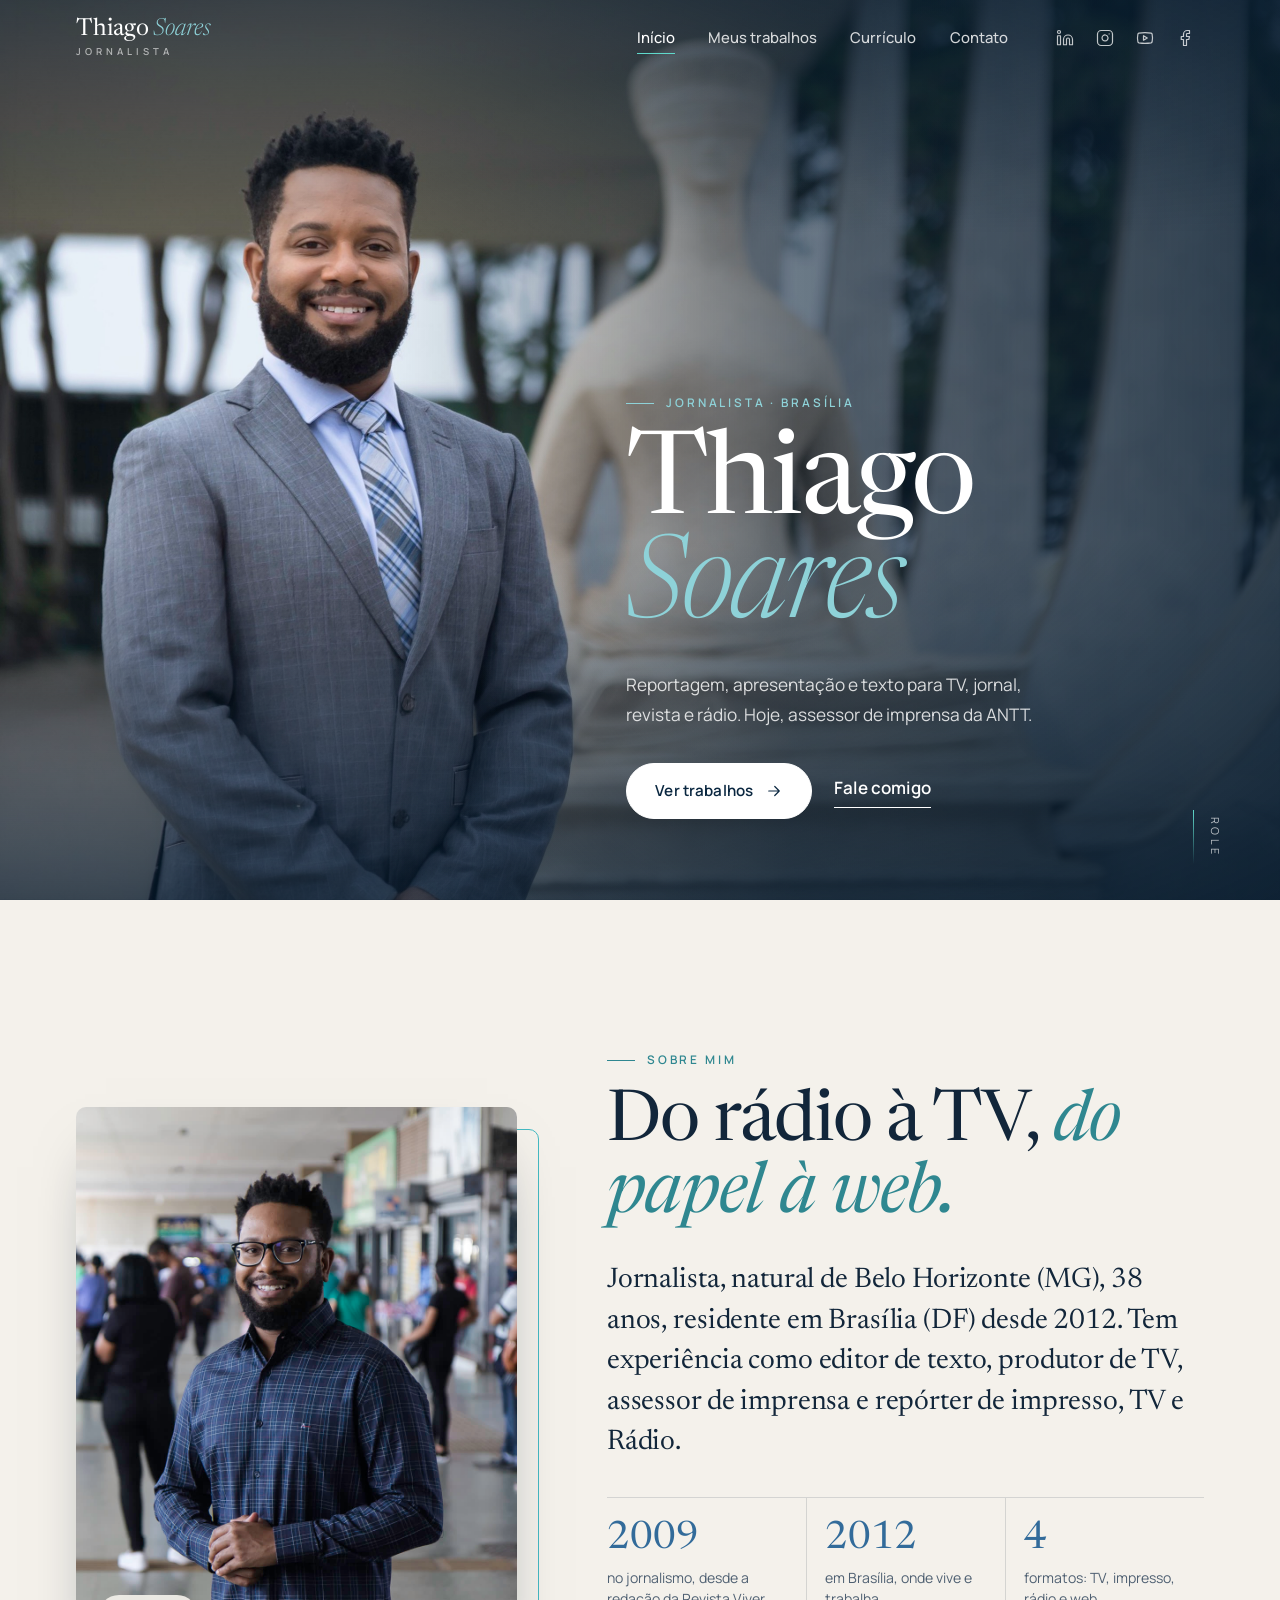
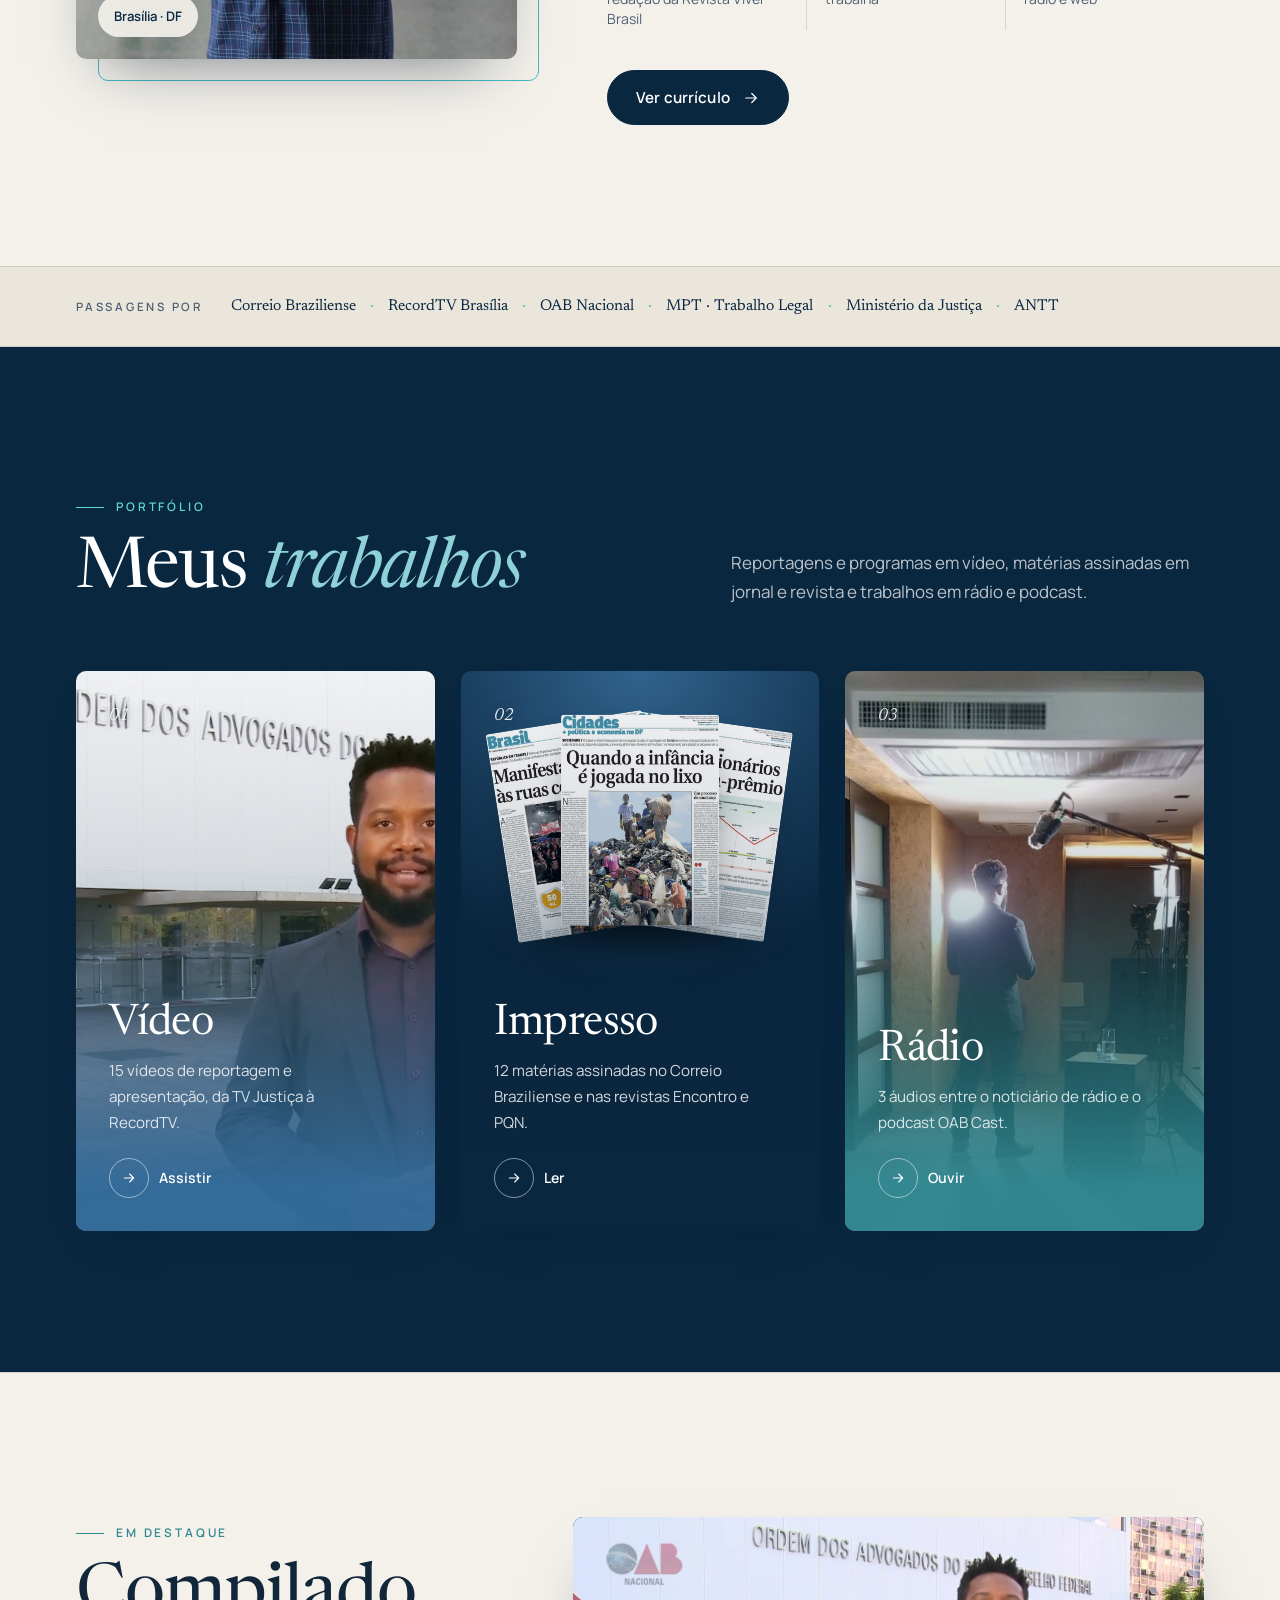
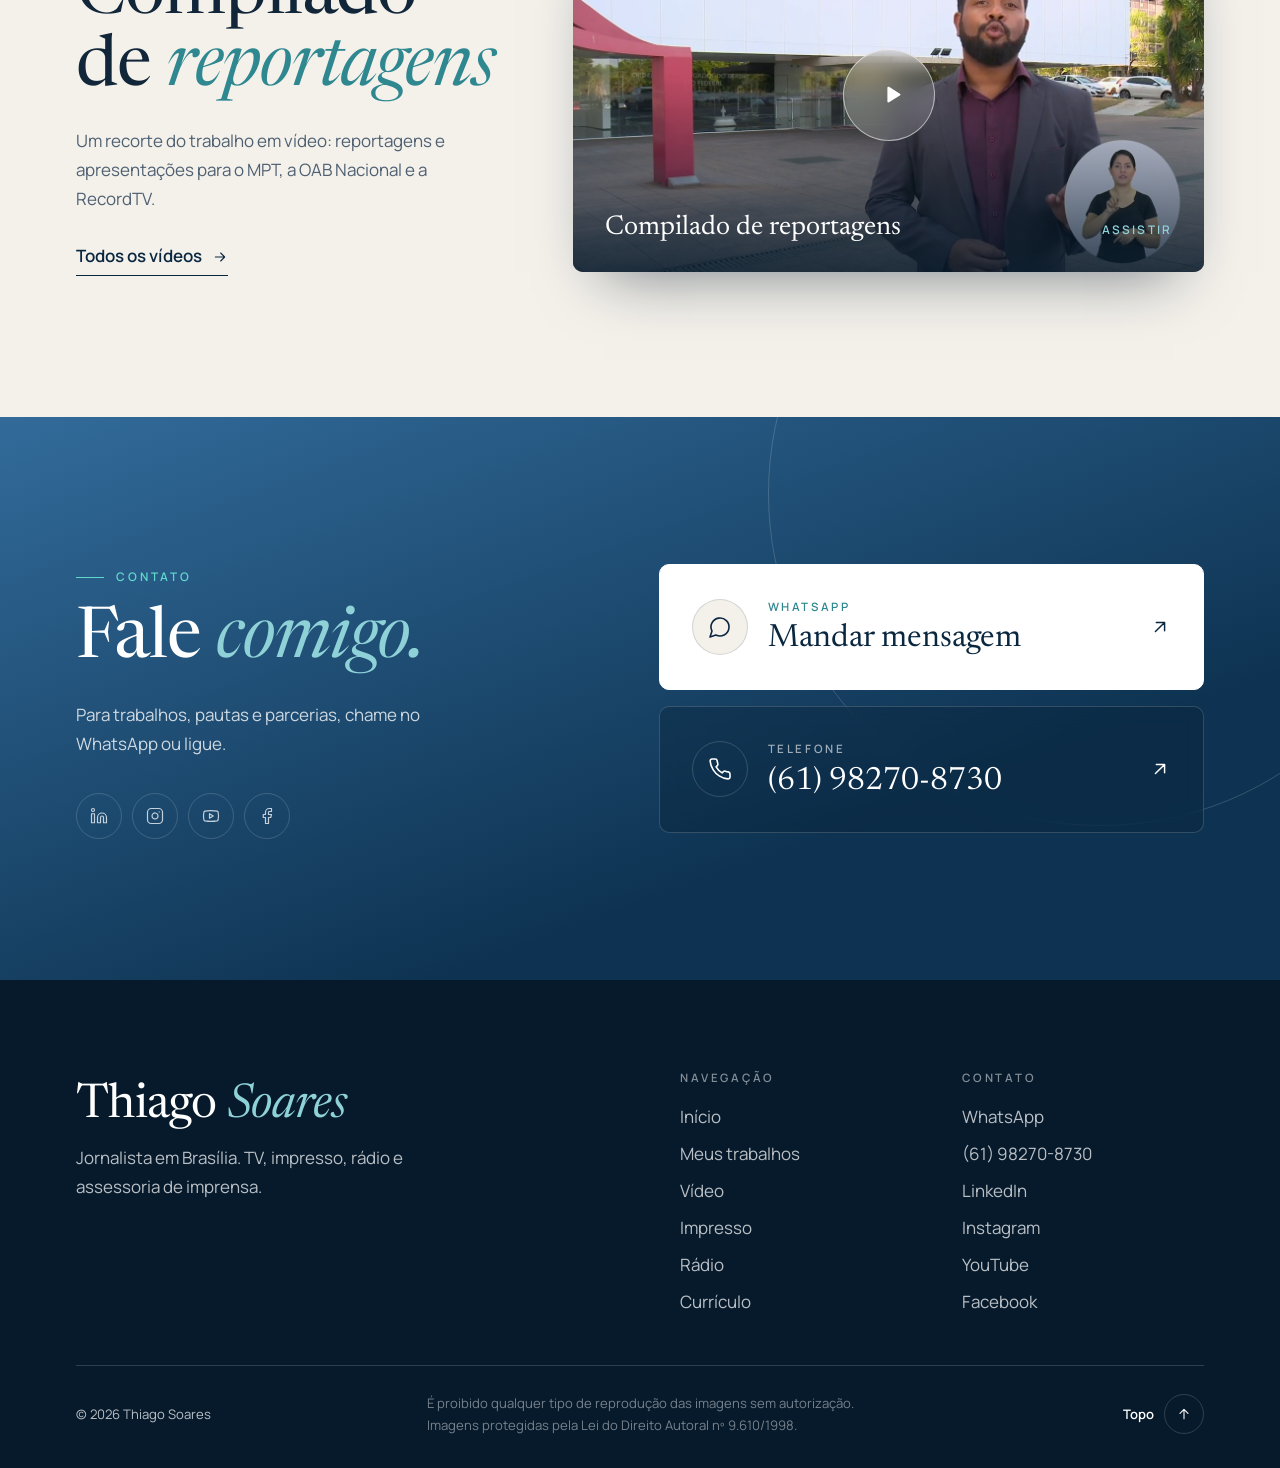
<file: index.html>
<!doctype html>
<html lang="pt-BR" class="sem-js">
<head>
<meta charset="utf-8">
<meta name="viewport" content="width=device-width, initial-scale=1, viewport-fit=cover">
<title>Thiago Soares | Jornalista em Brasília</title>
<meta name="description" content="Thiago Soares, jornalista em Brasília. Reportagem e apresentação em TV, texto para jornal e revista, rádio e assessoria de imprensa.">
<meta name="theme-color" content="#0a2740">
<meta property="og:type" content="website">
<meta property="og:locale" content="pt_BR">
<meta property="og:title" content="Thiago Soares | Jornalista em Brasília">
<meta property="og:description" content="Thiago Soares, jornalista em Brasília. Reportagem e apresentação em TV, texto para jornal e revista, rádio e assessoria de imprensa.">
<meta property="og:site_name" content="Thiago Soares · Jornalista">
<meta property="og:image" content="https://luisgustavodebiasi.github.io/thiago-soares/assets/img/og-thiago-soares.jpg">
<meta property="og:image:type" content="image/jpeg">
<meta property="og:image:width" content="1200">
<meta property="og:image:height" content="630">
<meta property="og:image:alt" content="Thiago Soares, jornalista em Brasília, de terno, ao lado do nome e das áreas Vídeo, Impresso e Rádio">
<meta name="twitter:image" content="https://luisgustavodebiasi.github.io/thiago-soares/assets/img/og-thiago-soares.jpg">
<meta property="og:url" content="https://luisgustavodebiasi.github.io/thiago-soares/">
<link rel="canonical" href="https://luisgustavodebiasi.github.io/thiago-soares/">
<meta name="twitter:card" content="summary_large_image">
<link rel="icon" href="favicon.svg" type="image/svg+xml">
<link rel="preconnect" href="https://fonts.googleapis.com">
<link rel="preconnect" href="https://fonts.gstatic.com" crossorigin>
<link rel="stylesheet" href="https://fonts.googleapis.com/css2?family=Manrope:wght@400;500;600;700&family=Newsreader:ital,opsz,wght@0,6..72,300..600;1,6..72,300..500&display=swap">
<link rel="stylesheet" href="assets/css/style.css">
<link rel="preload" as="image" href="assets/img/fotos/hero-1200.jpg" media="(min-width: 901px)" imagesrcset="assets/img/fotos/hero-1200.jpg 1200w, assets/img/fotos/hero-2400.jpg 2400w" imagesizes="100vw">
<link rel="preload" as="image" href="assets/img/fotos/hero-celular.jpg" media="(max-width: 900px)">
<script type="application/ld+json">{"@context": "https://schema.org", "@type": "Person", "name": "Thiago Soares", "jobTitle": "Jornalista", "url": "https://luisgustavodebiasi.github.io/thiago-soares/", "telephone": "+5561982708730", "image": "https://luisgustavodebiasi.github.io/thiago-soares/assets/img/fotos/retrato-vertical.jpg", "address": {"@type": "PostalAddress", "addressLocality": "Brasília", "addressRegion": "DF", "addressCountry": "BR"}, "alumniOf": "Pontifícia Universidade Católica de Minas Gerais (PUC-Minas)", "sameAs": ["https://www.linkedin.com/in/thiago-soares-brasilia/", "https://www.instagram.com/tsoaresrocha/", "https://www.youtube.com/channel/UCLXPtACKpT0Ekjcs_2wq9fQ", "https://www.facebook.com/tsoaresrocha"]}</script>
</head>
<body class="inicio">
<a class="pular" href="#conteudo">Pular para o conteúdo</a>
<header class="topo">
  <div class="container">
    <a class="logo" href="index.html" aria-label="Thiago Soares, página inicial"><strong>Thiago <em>Soares</em></strong><span>Jornalista</span></a>
    <button class="botao-menu" type="button" aria-controls="menu" aria-expanded="false" aria-label="Abrir menu"><svg class="tres" viewBox="0 0 24 24" fill="none" stroke="currentColor" stroke-width="1.6" stroke-linecap="round" stroke-linejoin="round" aria-hidden="true"><path d="M4 8h16M4 16h16"/></svg><svg class="x" viewBox="0 0 24 24" fill="none" stroke="currentColor" stroke-width="1.6" stroke-linecap="round" stroke-linejoin="round" aria-hidden="true"><path d="M18 6 6 18M6 6l12 12"/></svg></button>
    <nav id="menu" class="menu" aria-label="Principal">
      <ul><li><a href="index.html" aria-current="page">Início</a></li><li class="sub"><a href="trabalhos.html">Meus trabalhos</a><ul><li><a href="video.html">Vídeo</a></li><li><a href="impresso.html">Impresso</a></li><li><a href="radio.html">Rádio</a></li></ul></li><li><a href="curriculo.html">Currículo</a></li><li><a href="index.html#contato">Contato</a></li></ul>
      <div class="redes"><a href="https://www.linkedin.com/in/thiago-soares-brasilia/" target="_blank" rel="noopener" aria-label="LinkedIn"><svg viewBox="0 0 24 24" fill="none" stroke="currentColor" stroke-width="1.6" stroke-linecap="round" stroke-linejoin="round" aria-hidden="true"><path d="M16 8a6 6 0 0 1 6 6v7h-4v-7a2 2 0 0 0-4 0v7h-4v-7a6 6 0 0 1 6-6z"/><rect x="2" y="9" width="4" height="12"/><circle cx="4" cy="4" r="2"/></svg></a><a href="https://www.instagram.com/tsoaresrocha/" target="_blank" rel="noopener" aria-label="Instagram"><svg viewBox="0 0 24 24" fill="none" stroke="currentColor" stroke-width="1.6" stroke-linecap="round" stroke-linejoin="round" aria-hidden="true"><rect x="2" y="2" width="20" height="20" rx="5"/><path d="M16 11.37A4 4 0 1 1 12.63 8 4 4 0 0 1 16 11.37z"/><path d="M17.5 6.5h.01"/></svg></a><a href="https://www.youtube.com/channel/UCLXPtACKpT0Ekjcs_2wq9fQ" target="_blank" rel="noopener" aria-label="YouTube"><svg viewBox="0 0 24 24" fill="none" stroke="currentColor" stroke-width="1.6" stroke-linecap="round" stroke-linejoin="round" aria-hidden="true"><path d="M2.5 17a24.1 24.1 0 0 1 0-10 2 2 0 0 1 1.4-1.4 49.6 49.6 0 0 1 16.2 0A2 2 0 0 1 21.5 7a24.1 24.1 0 0 1 0 10 2 2 0 0 1-1.4 1.4 49.6 49.6 0 0 1-16.2 0A2 2 0 0 1 2.5 17"/><path d="m10 15 5-3-5-3z"/></svg></a><a href="https://www.facebook.com/tsoaresrocha" target="_blank" rel="noopener" aria-label="Facebook"><svg viewBox="0 0 24 24" fill="none" stroke="currentColor" stroke-width="1.6" stroke-linecap="round" stroke-linejoin="round" aria-hidden="true"><path d="M18 2h-3a5 5 0 0 0-5 5v3H7v4h3v8h4v-8h3l1-4h-4V7a1 1 0 0 1 1-1h3z"/></svg></a></div>
    </nav>
  </div>
</header>
<main id="conteudo">
<section class="hero">
  <picture>
    <source media="(max-width: 900px)" srcset="assets/img/fotos/hero-celular.jpg">
    <img src="assets/img/fotos/hero-1200.jpg" srcset="assets/img/fotos/hero-1200.jpg 1200w, assets/img/fotos/hero-2400.jpg 2400w" sizes="100vw"
      alt="Thiago Soares de terno em frente à estátua da Justiça, no Supremo Tribunal Federal" fetchpriority="high">
  </picture>
  <div class="container">
    <div class="hero-texto">
      <span class="rotulo">Jornalista · Brasília</span>
      <h1>Thiago <br class="quebra"><em>Soares</em></h1>
      <p class="hero-sub">Reportagem, apresentação e texto para TV, jornal, revista e rádio. Hoje, assessor de imprensa da ANTT.</p>
      <div class="hero-acoes">
        <a class="botao claro" href="trabalhos.html">Ver trabalhos <svg viewBox="0 0 24 24" fill="none" stroke="currentColor" stroke-width="1.6" stroke-linecap="round" stroke-linejoin="round" aria-hidden="true"><path d="M5 12h14M13 6l6 6-6 6"/></svg></a>
        <a class="link-seta" href="#contato">Fale comigo</a>
      </div>
    </div>
  </div>
  <a class="rolar" href="#sobre">Role</a>
</section>

<section class="secao papel" id="sobre">
  <div class="container sobre-grade">
    <figure class="retrato revela">
      <img src="assets/img/fotos/retrato-vertical.jpg" alt="Retrato de Thiago Soares, sorrindo, de óculos e camisa xadrez" loading="lazy" width="1000" height="1250">
      <figcaption>Brasília · DF</figcaption>
    </figure>
    <div class="sobre-texto revela">
      <span class="rotulo">Sobre mim</span>
      <h2 class="titulo">Do rádio à TV, <em>do papel à web.</em></h2>
      <p class="lead">Jornalista, natural de Belo Horizonte (MG), <span data-nascimento="1988">38</span> anos, residente em Brasília (DF) desde 2012. Tem experiência como editor de texto, produtor de TV, assessor de imprensa e repórter de impresso, TV e Rádio.</p>
      <dl class="fatos">
        <div><dt>2009</dt><dd>no jornalismo, desde a redação da Revista Viver Brasil</dd></div>
        <div><dt>2012</dt><dd>em Brasília, onde vive e trabalha</dd></div>
        <div><dt>4</dt><dd>formatos: TV, impresso, rádio e web</dd></div>
      </dl>
      <a class="botao" href="curriculo.html">Ver currículo <svg viewBox="0 0 24 24" fill="none" stroke="currentColor" stroke-width="1.6" stroke-linecap="round" stroke-linejoin="round" aria-hidden="true"><path d="M5 12h14M13 6l6 6-6 6"/></svg></a>
    </div>
  </div>
</section>

<section class="passagens" aria-label="Passagens profissionais">
  <div class="container">
    <h2>Passagens por</h2>
    <ul><li>Correio Braziliense</li><li>RecordTV Brasília</li><li>OAB Nacional</li><li>MPT · Trabalho Legal</li><li>Ministério da Justiça</li><li>ANTT</li></ul>
  </div>
</section>

<section class="secao escuro" id="trabalhos">
  <div class="container">
    <div class="cabeca-secao lado revela">
      <div><span class="rotulo">Portfólio</span><h2 class="titulo" style="margin-top:18px">Meus <em>trabalhos</em></h2></div>
      <p>Reportagens e programas em vídeo, matérias assinadas em jornal e revista e trabalhos em rádio e podcast.</p>
    </div>
    <div class="areas" data-escalonar>
  <a class="area video revela" href="video.html">
    <img src="assets/img/fotos/04-oab-1600.jpg" alt="" loading="lazy">
    <span class="num">01</span>
    <h3>Vídeo</h3>
    <p>15 vídeos de reportagem e apresentação, da TV Justiça à RecordTV.</p>
    <span class="ir"><span><svg viewBox="0 0 24 24" fill="none" stroke="currentColor" stroke-width="1.6" stroke-linecap="round" stroke-linejoin="round" aria-hidden="true"><path d="M5 12h14M13 6l6 6-6 6"/></svg></span>Assistir</span>
  </a>
  <a class="area impresso revela" href="impresso.html">
    <div class="pilha"><img src="assets/img/capas/2017-05-19-cb-manifestacoes-nas-ruas-contra-temer.jpg" alt="" loading="lazy"><img src="assets/img/capas/2017-03-10-cb-gastos-milionarios-com-licenca.jpg" alt="" loading="lazy"><img src="assets/img/capas/2016-03-24-cb-serie-infancia-no-lixao.jpg" alt="" loading="lazy"></div>
    <span class="num">02</span>
    <h3>Impresso</h3>
    <p>12 matérias assinadas no Correio Braziliense e nas revistas Encontro e PQN.</p>
    <span class="ir"><span><svg viewBox="0 0 24 24" fill="none" stroke="currentColor" stroke-width="1.6" stroke-linecap="round" stroke-linejoin="round" aria-hidden="true"><path d="M5 12h14M13 6l6 6-6 6"/></svg></span>Ler</span>
  </a>
  <a class="area radio revela" href="radio.html">
    <img src="assets/img/fotos/06-bastidor-luz-1600.jpg" alt="" loading="lazy">
    <span class="num">03</span>
    <h3>Rádio</h3>
    <p>3 áudios entre o noticiário de rádio e o podcast OAB Cast.</p>
    <span class="ir"><span><svg viewBox="0 0 24 24" fill="none" stroke="currentColor" stroke-width="1.6" stroke-linecap="round" stroke-linejoin="round" aria-hidden="true"><path d="M5 12h14M13 6l6 6-6 6"/></svg></span>Ouvir</span>
  </a>
</div>
  </div>
</section>

<section class="secao papel destaque-secao">
  <div class="container destaque-grade">
    <div class="revela">
      <span class="rotulo">Em destaque</span>
      <h2 class="titulo">Compilado de <em>reportagens</em></h2>
      <p>Um recorte do trabalho em vídeo: reportagens e apresentações para o MPT, a OAB Nacional e a RecordTV.</p>
      <a class="link-seta" href="video.html">Todos os vídeos <svg viewBox="0 0 24 24" fill="none" stroke="currentColor" stroke-width="1.6" stroke-linecap="round" stroke-linejoin="round" aria-hidden="true"><path d="M5 12h14M13 6l6 6-6 6"/></svg></a>
    </div>
    <button class="tela-video revela" type="button" data-youtube="yQYTJbeJ2N0" data-titulo="Compilado de reportagens - Jornalista Thiago Soares">
      <img src="assets/img/videos/destaque-yQYTJbeJ2N0.jpg" alt="" loading="lazy">
      <span class="botao-play" aria-hidden="true"><svg viewBox="0 0 24 24" fill="currentColor" aria-hidden="true"><path d="M8 5.5v13a1 1 0 0 0 1.5.86l10.4-6.5a1 1 0 0 0 0-1.72L9.5 4.64A1 1 0 0 0 8 5.5Z"/></svg></span>
      <span class="legenda-tela"><strong>Compilado de reportagens</strong><span>Assistir</span></span>
      <span class="visualmente-oculto">Assistir: Compilado de reportagens - Jornalista Thiago Soares</span>
    </button>
  </div>
</section>

<section class="secao contato" id="contato">
  <div class="container contato-grade">
    <div class="revela">
      <span class="rotulo">Contato</span>
      <h2 class="titulo">Fale <em>comigo.</em></h2>
      <p class="texto-contato">Para trabalhos, pautas e parcerias, chame no WhatsApp ou ligue.</p>
      <div class="redes"><a href="https://www.linkedin.com/in/thiago-soares-brasilia/" target="_blank" rel="noopener" aria-label="LinkedIn"><svg viewBox="0 0 24 24" fill="none" stroke="currentColor" stroke-width="1.6" stroke-linecap="round" stroke-linejoin="round" aria-hidden="true"><path d="M16 8a6 6 0 0 1 6 6v7h-4v-7a2 2 0 0 0-4 0v7h-4v-7a6 6 0 0 1 6-6z"/><rect x="2" y="9" width="4" height="12"/><circle cx="4" cy="4" r="2"/></svg></a><a href="https://www.instagram.com/tsoaresrocha/" target="_blank" rel="noopener" aria-label="Instagram"><svg viewBox="0 0 24 24" fill="none" stroke="currentColor" stroke-width="1.6" stroke-linecap="round" stroke-linejoin="round" aria-hidden="true"><rect x="2" y="2" width="20" height="20" rx="5"/><path d="M16 11.37A4 4 0 1 1 12.63 8 4 4 0 0 1 16 11.37z"/><path d="M17.5 6.5h.01"/></svg></a><a href="https://www.youtube.com/channel/UCLXPtACKpT0Ekjcs_2wq9fQ" target="_blank" rel="noopener" aria-label="YouTube"><svg viewBox="0 0 24 24" fill="none" stroke="currentColor" stroke-width="1.6" stroke-linecap="round" stroke-linejoin="round" aria-hidden="true"><path d="M2.5 17a24.1 24.1 0 0 1 0-10 2 2 0 0 1 1.4-1.4 49.6 49.6 0 0 1 16.2 0A2 2 0 0 1 21.5 7a24.1 24.1 0 0 1 0 10 2 2 0 0 1-1.4 1.4 49.6 49.6 0 0 1-16.2 0A2 2 0 0 1 2.5 17"/><path d="m10 15 5-3-5-3z"/></svg></a><a href="https://www.facebook.com/tsoaresrocha" target="_blank" rel="noopener" aria-label="Facebook"><svg viewBox="0 0 24 24" fill="none" stroke="currentColor" stroke-width="1.6" stroke-linecap="round" stroke-linejoin="round" aria-hidden="true"><path d="M18 2h-3a5 5 0 0 0-5 5v3H7v4h3v8h4v-8h3l1-4h-4V7a1 1 0 0 1 1-1h3z"/></svg></a></div>
    </div>
    <div class="contato-opcoes revela">
      <a class="opcao destaque" href="https://wa.me/5561982708730" target="_blank" rel="noopener">
        <span class="opcao-icone"><svg viewBox="0 0 24 24" fill="none" stroke="currentColor" stroke-width="1.6" stroke-linecap="round" stroke-linejoin="round" aria-hidden="true"><path d="M7.9 20A9 9 0 1 0 4 16.1L2 22Z"/></svg></span>
        <span class="opcao-texto"><small>WhatsApp</small><strong>Mandar mensagem</strong></span>
        <span class="opcao-seta"><svg viewBox="0 0 24 24" fill="none" stroke="currentColor" stroke-width="1.6" stroke-linecap="round" stroke-linejoin="round" aria-hidden="true"><path d="M7 17 17 7M8 7h9v9"/></svg></span>
      </a>
      <a class="opcao" href="tel:+5561982708730">
        <span class="opcao-icone"><svg viewBox="0 0 24 24" fill="none" stroke="currentColor" stroke-width="1.6" stroke-linecap="round" stroke-linejoin="round" aria-hidden="true"><path d="M22 16.92v3a2 2 0 0 1-2.18 2 19.8 19.8 0 0 1-8.63-3.07 19.5 19.5 0 0 1-6-6A19.8 19.8 0 0 1 2.12 4.18 2 2 0 0 1 4.11 2h3a2 2 0 0 1 2 1.72c.13.96.36 1.9.7 2.81a2 2 0 0 1-.45 2.11L8.1 9.9a16 16 0 0 0 6 6l1.27-1.27a2 2 0 0 1 2.11-.45c.91.34 1.85.57 2.81.7A2 2 0 0 1 22 16.92z"/></svg></span>
        <span class="opcao-texto"><small>Telefone</small><strong>(61) 98270-8730</strong></span>
        <span class="opcao-seta"><svg viewBox="0 0 24 24" fill="none" stroke="currentColor" stroke-width="1.6" stroke-linecap="round" stroke-linejoin="round" aria-hidden="true"><path d="M7 17 17 7M8 7h9v9"/></svg></span>
      </a>
    </div>
  </div>
</section>
</main>
<footer class="rodape">
  <div class="container">
    <div class="rodape-topo">
      <div>
        <p class="rodape-nome">Thiago <em>Soares</em></p>
        <p>Jornalista em Brasília. TV, impresso, rádio e assessoria de imprensa.</p>
      </div>
      <div><h2>Navegação</h2><ul><li><a href="index.html">Início</a></li><li><a href="trabalhos.html">Meus trabalhos</a></li><li><a href="video.html">Vídeo</a></li><li><a href="impresso.html">Impresso</a></li><li><a href="radio.html">Rádio</a></li><li><a href="curriculo.html">Currículo</a></li></ul></div>
      <div><h2>Contato</h2><ul><li><a href="https://wa.me/5561982708730" target="_blank" rel="noopener">WhatsApp</a></li><li><a href="tel:+5561982708730">(61) 98270-8730</a></li><li><a href="https://www.linkedin.com/in/thiago-soares-brasilia/" target="_blank" rel="noopener">LinkedIn</a></li><li><a href="https://www.instagram.com/tsoaresrocha/" target="_blank" rel="noopener">Instagram</a></li><li><a href="https://www.youtube.com/channel/UCLXPtACKpT0Ekjcs_2wq9fQ" target="_blank" rel="noopener">YouTube</a></li><li><a href="https://www.facebook.com/tsoaresrocha" target="_blank" rel="noopener">Facebook</a></li></ul></div>
    </div>
    <div class="rodape-base">
      <p>© 2026 Thiago Soares</p>
      <p class="direitos">É proibido qualquer tipo de reprodução das imagens sem autorização. Imagens protegidas pela Lei do Direito Autoral nº 9.610/1998.</p>
      <a class="voltar-topo" href="#conteudo">Topo <span><svg viewBox="0 0 24 24" fill="none" stroke="currentColor" stroke-width="1.6" stroke-linecap="round" stroke-linejoin="round" aria-hidden="true"><path d="M12 19V5M6 11l6-6 6 6"/></svg></span></a>
    </div>
  </div>
</footer>
<script src="assets/js/main.js" defer></script>
</body>
</html>
</file>
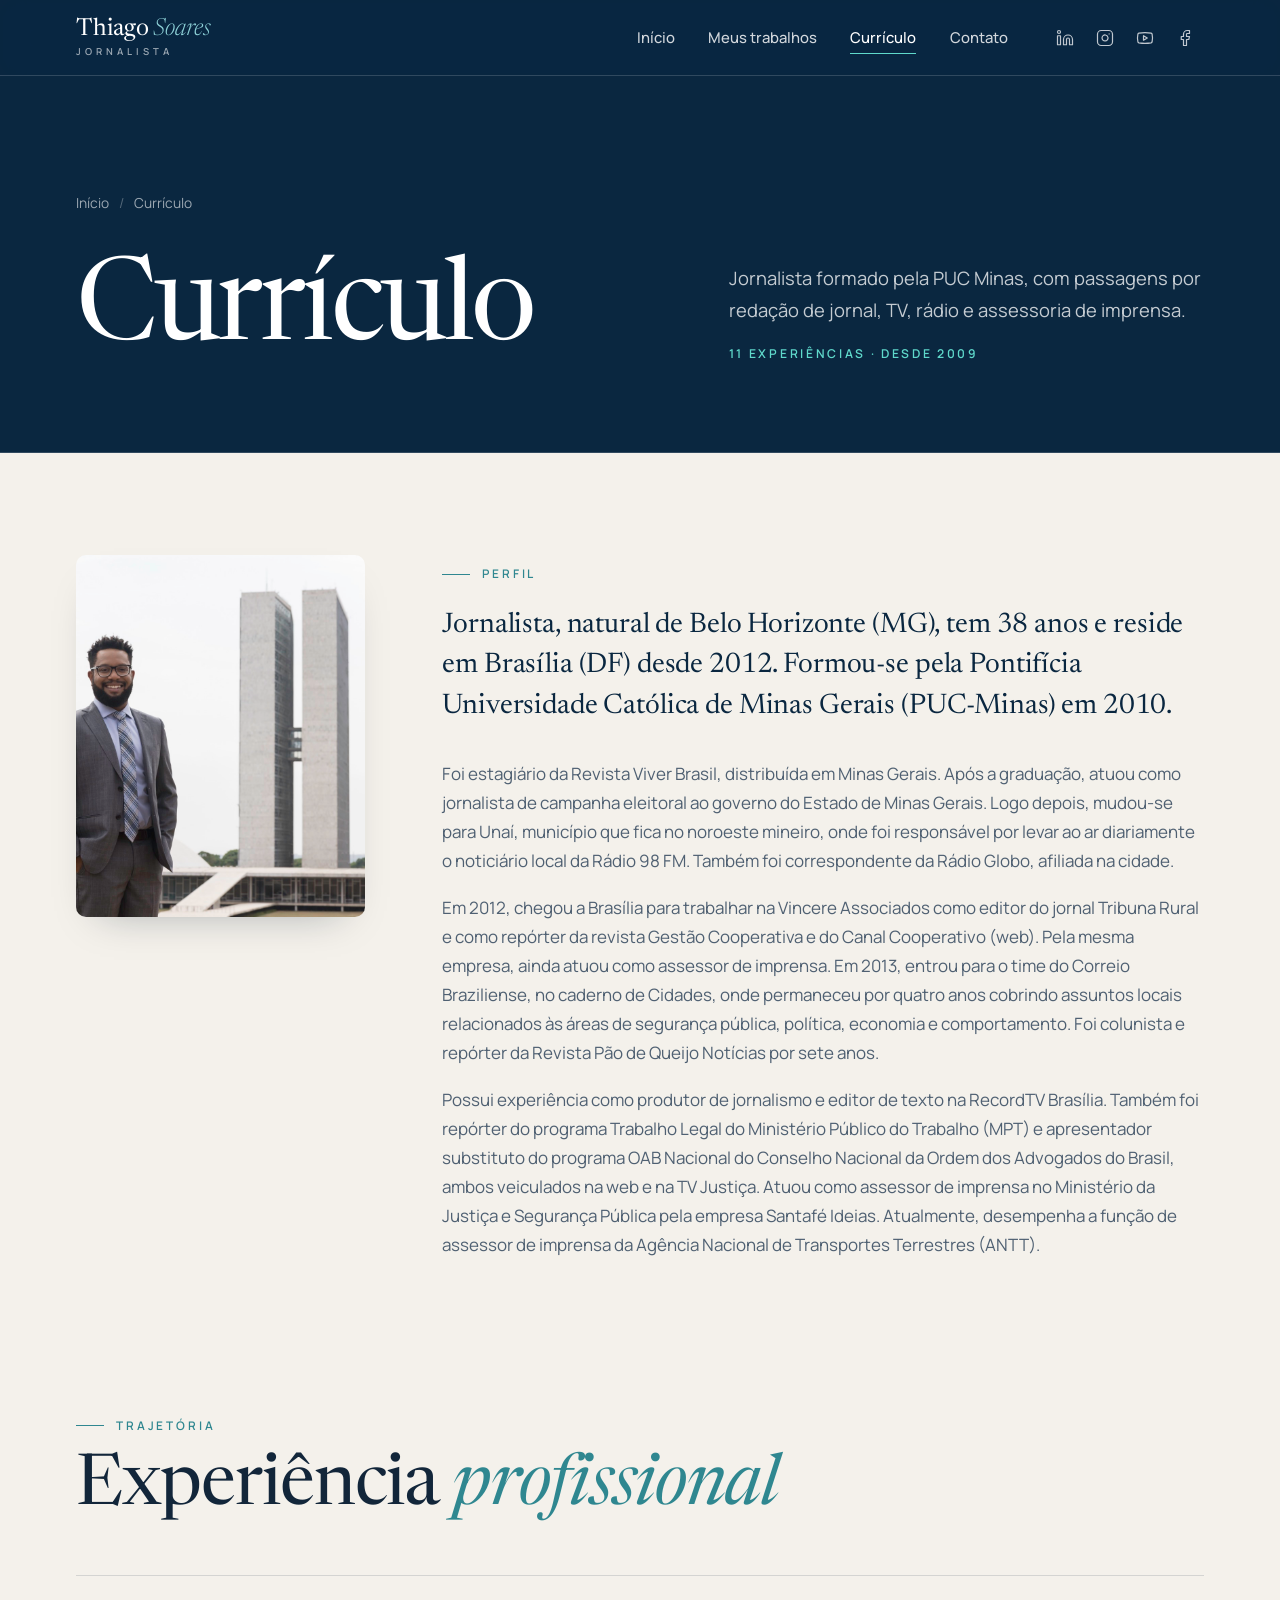
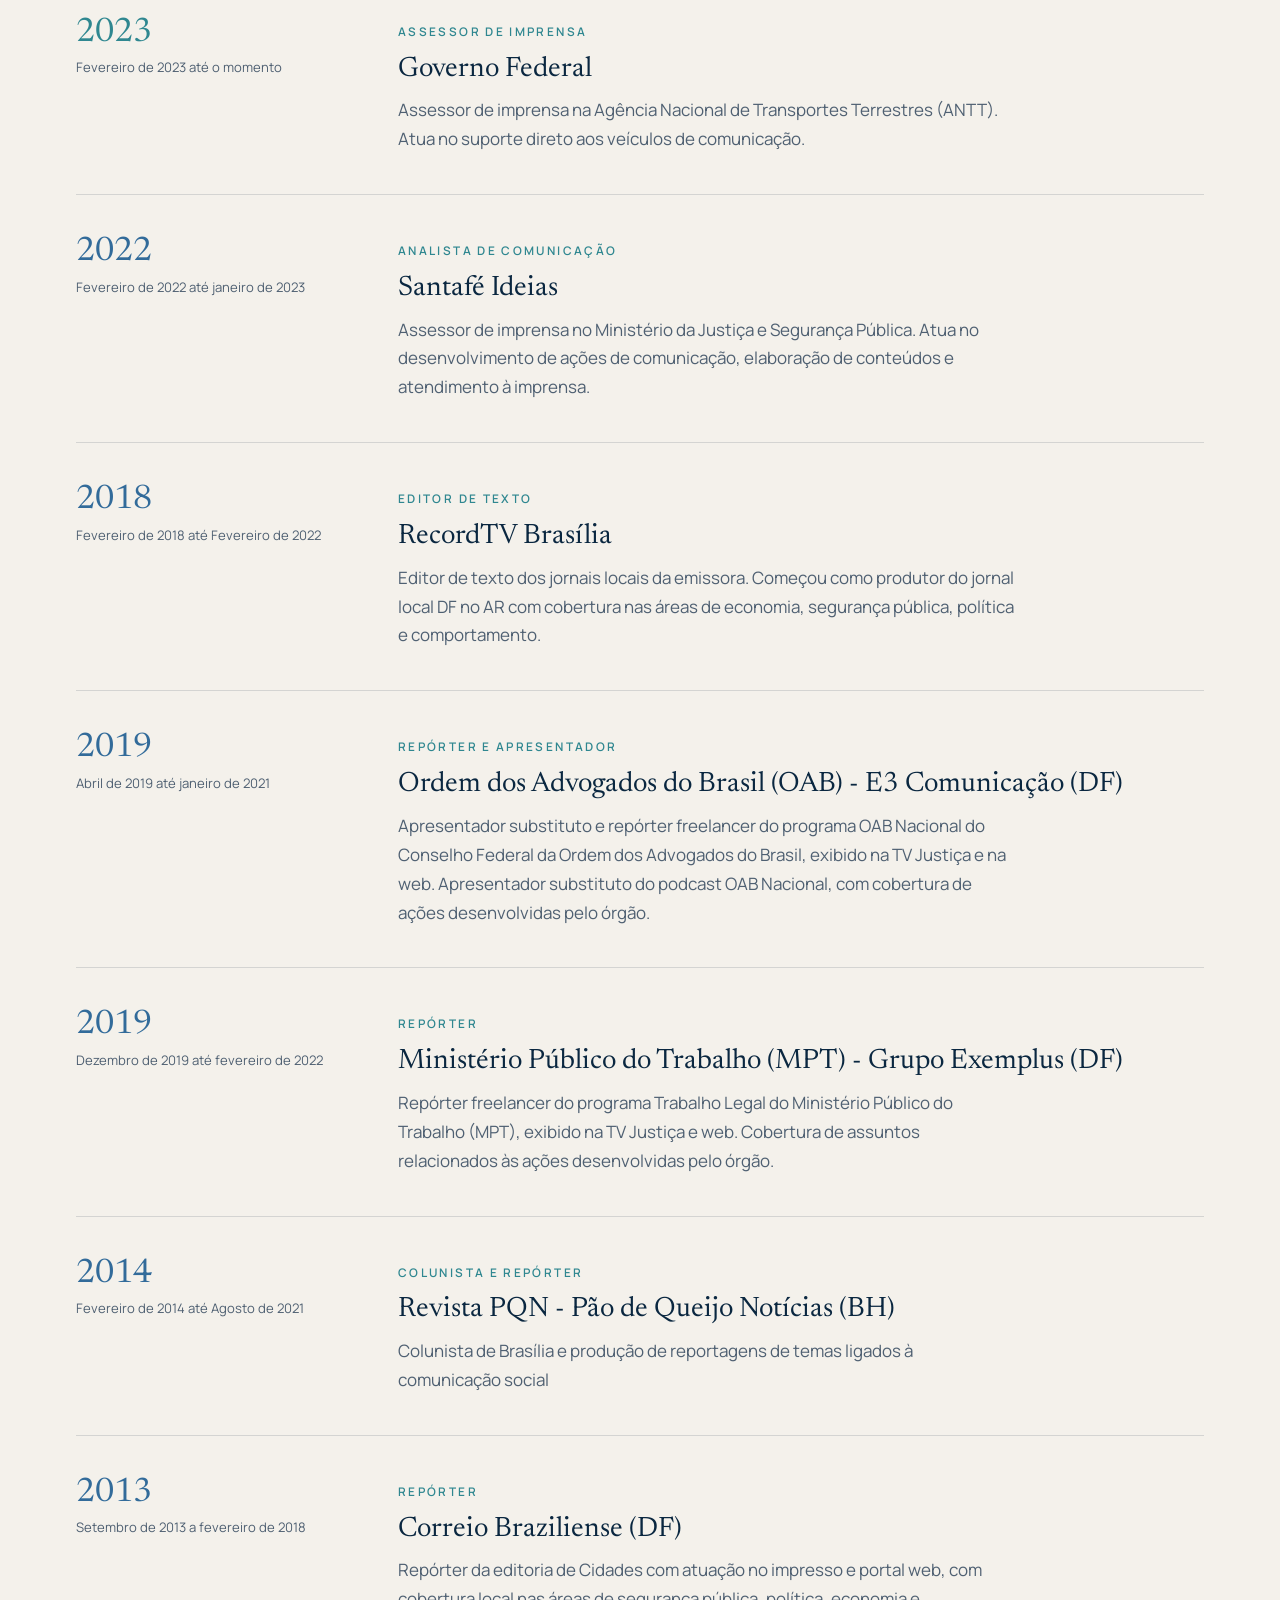
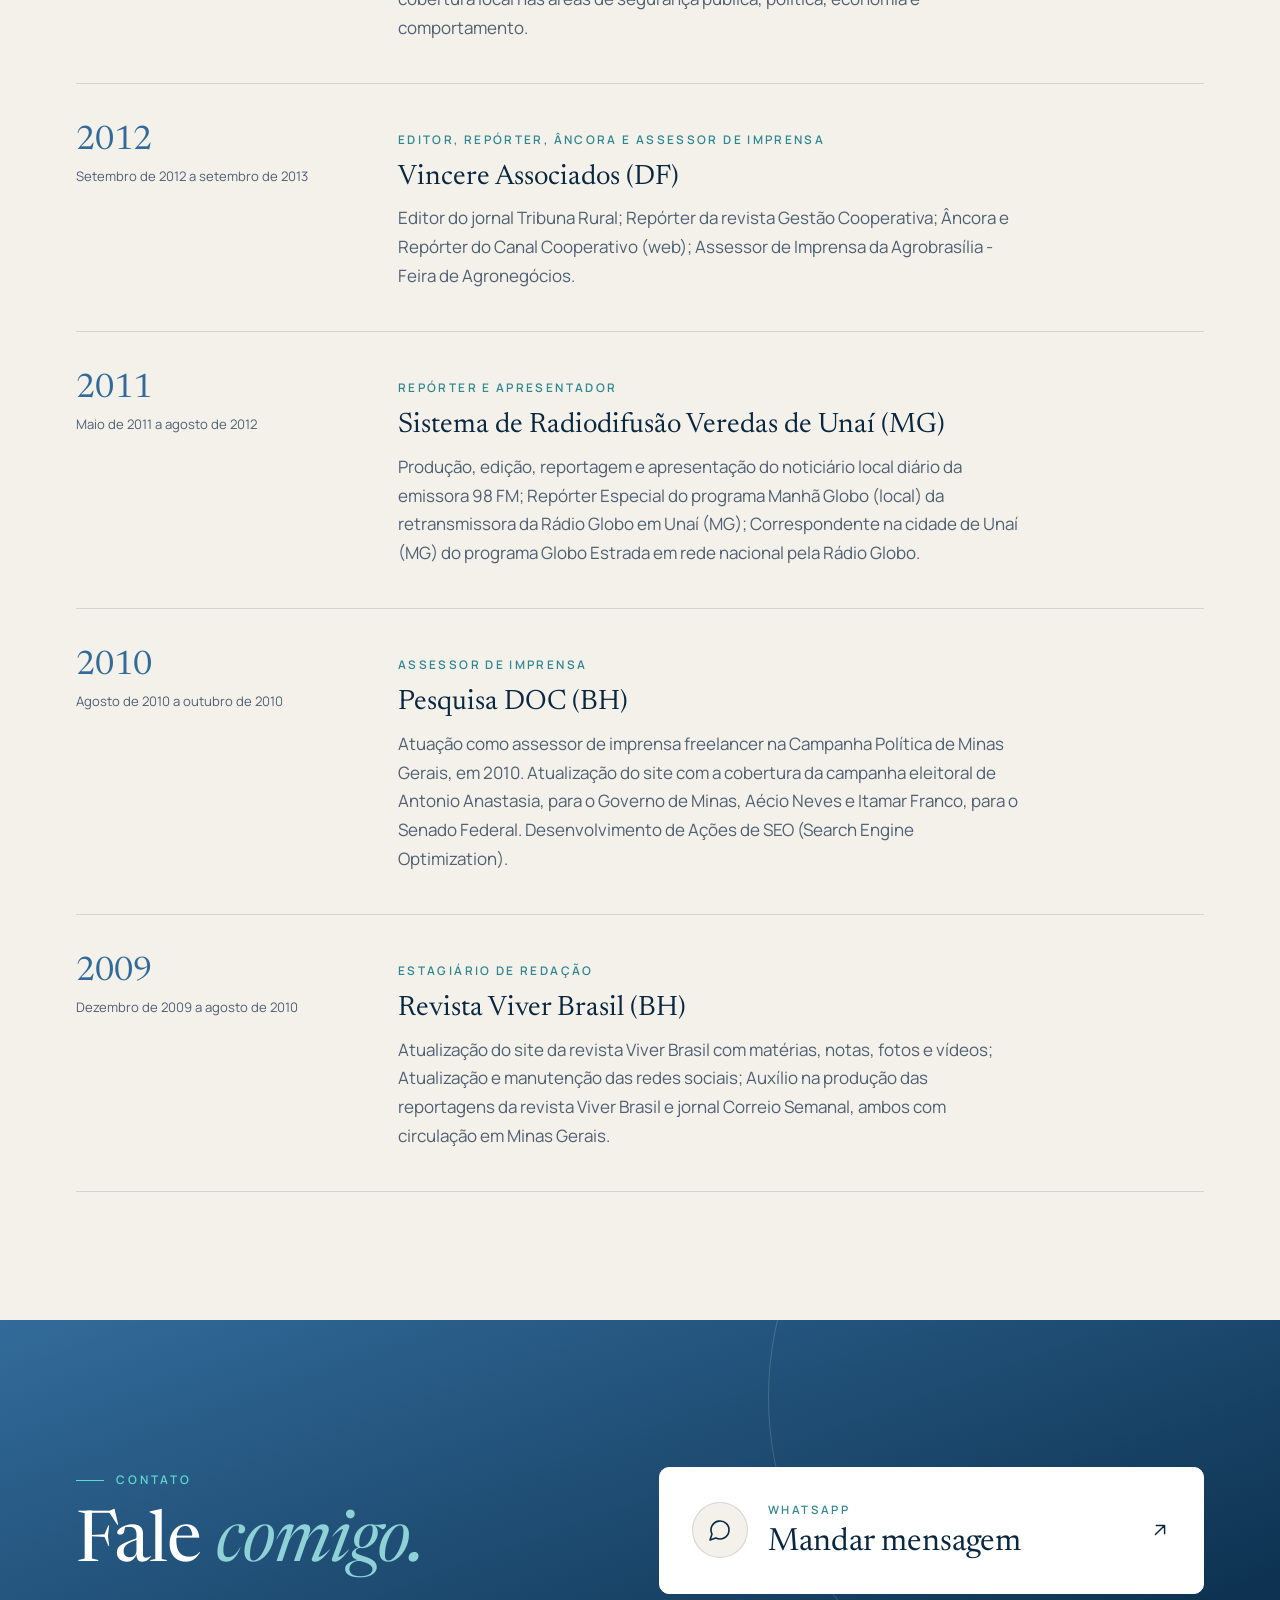
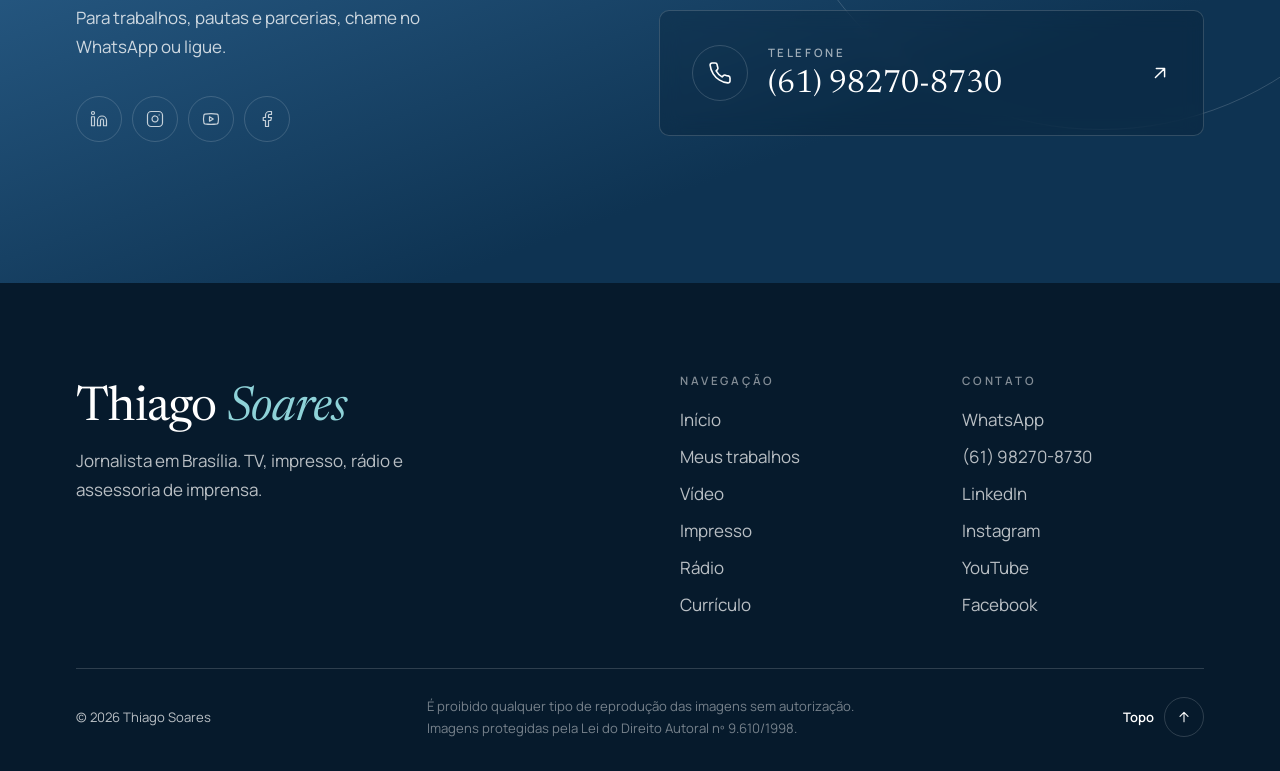
<file: curriculo.html>
<!doctype html>
<html lang="pt-BR" class="sem-js">
<head>
<meta charset="utf-8">
<meta name="viewport" content="width=device-width, initial-scale=1, viewport-fit=cover">
<title>Currículo | Thiago Soares, jornalista</title>
<meta name="description" content="Currículo de Thiago Soares: Correio Braziliense, RecordTV Brasília, OAB Nacional, MPT, Ministério da Justiça e ANTT.">
<meta name="theme-color" content="#0a2740">
<meta property="og:type" content="website">
<meta property="og:locale" content="pt_BR">
<meta property="og:title" content="Currículo | Thiago Soares, jornalista">
<meta property="og:description" content="Currículo de Thiago Soares: Correio Braziliense, RecordTV Brasília, OAB Nacional, MPT, Ministério da Justiça e ANTT.">
<meta property="og:site_name" content="Thiago Soares · Jornalista">
<meta property="og:image" content="https://luisgustavodebiasi.github.io/thiago-soares/assets/img/og-thiago-soares.jpg">
<meta property="og:image:type" content="image/jpeg">
<meta property="og:image:width" content="1200">
<meta property="og:image:height" content="630">
<meta property="og:image:alt" content="Thiago Soares, jornalista em Brasília, de terno, ao lado do nome e das áreas Vídeo, Impresso e Rádio">
<meta name="twitter:image" content="https://luisgustavodebiasi.github.io/thiago-soares/assets/img/og-thiago-soares.jpg">
<meta property="og:url" content="https://luisgustavodebiasi.github.io/thiago-soares/curriculo.html">
<link rel="canonical" href="https://luisgustavodebiasi.github.io/thiago-soares/curriculo.html">
<meta name="twitter:card" content="summary_large_image">
<link rel="icon" href="favicon.svg" type="image/svg+xml">
<link rel="preconnect" href="https://fonts.googleapis.com">
<link rel="preconnect" href="https://fonts.gstatic.com" crossorigin>
<link rel="stylesheet" href="https://fonts.googleapis.com/css2?family=Manrope:wght@400;500;600;700&family=Newsreader:ital,opsz,wght@0,6..72,300..600;1,6..72,300..500&display=swap">
<link rel="stylesheet" href="assets/css/style.css">
</head>
<body class="">
<a class="pular" href="#conteudo">Pular para o conteúdo</a>
<header class="topo">
  <div class="container">
    <a class="logo" href="index.html" aria-label="Thiago Soares, página inicial"><strong>Thiago <em>Soares</em></strong><span>Jornalista</span></a>
    <button class="botao-menu" type="button" aria-controls="menu" aria-expanded="false" aria-label="Abrir menu"><svg class="tres" viewBox="0 0 24 24" fill="none" stroke="currentColor" stroke-width="1.6" stroke-linecap="round" stroke-linejoin="round" aria-hidden="true"><path d="M4 8h16M4 16h16"/></svg><svg class="x" viewBox="0 0 24 24" fill="none" stroke="currentColor" stroke-width="1.6" stroke-linecap="round" stroke-linejoin="round" aria-hidden="true"><path d="M18 6 6 18M6 6l12 12"/></svg></button>
    <nav id="menu" class="menu" aria-label="Principal">
      <ul><li><a href="index.html">Início</a></li><li class="sub"><a href="trabalhos.html">Meus trabalhos</a><ul><li><a href="video.html">Vídeo</a></li><li><a href="impresso.html">Impresso</a></li><li><a href="radio.html">Rádio</a></li></ul></li><li><a href="curriculo.html" aria-current="page">Currículo</a></li><li><a href="index.html#contato">Contato</a></li></ul>
      <div class="redes"><a href="https://www.linkedin.com/in/thiago-soares-brasilia/" target="_blank" rel="noopener" aria-label="LinkedIn"><svg viewBox="0 0 24 24" fill="none" stroke="currentColor" stroke-width="1.6" stroke-linecap="round" stroke-linejoin="round" aria-hidden="true"><path d="M16 8a6 6 0 0 1 6 6v7h-4v-7a2 2 0 0 0-4 0v7h-4v-7a6 6 0 0 1 6-6z"/><rect x="2" y="9" width="4" height="12"/><circle cx="4" cy="4" r="2"/></svg></a><a href="https://www.instagram.com/tsoaresrocha/" target="_blank" rel="noopener" aria-label="Instagram"><svg viewBox="0 0 24 24" fill="none" stroke="currentColor" stroke-width="1.6" stroke-linecap="round" stroke-linejoin="round" aria-hidden="true"><rect x="2" y="2" width="20" height="20" rx="5"/><path d="M16 11.37A4 4 0 1 1 12.63 8 4 4 0 0 1 16 11.37z"/><path d="M17.5 6.5h.01"/></svg></a><a href="https://www.youtube.com/channel/UCLXPtACKpT0Ekjcs_2wq9fQ" target="_blank" rel="noopener" aria-label="YouTube"><svg viewBox="0 0 24 24" fill="none" stroke="currentColor" stroke-width="1.6" stroke-linecap="round" stroke-linejoin="round" aria-hidden="true"><path d="M2.5 17a24.1 24.1 0 0 1 0-10 2 2 0 0 1 1.4-1.4 49.6 49.6 0 0 1 16.2 0A2 2 0 0 1 21.5 7a24.1 24.1 0 0 1 0 10 2 2 0 0 1-1.4 1.4 49.6 49.6 0 0 1-16.2 0A2 2 0 0 1 2.5 17"/><path d="m10 15 5-3-5-3z"/></svg></a><a href="https://www.facebook.com/tsoaresrocha" target="_blank" rel="noopener" aria-label="Facebook"><svg viewBox="0 0 24 24" fill="none" stroke="currentColor" stroke-width="1.6" stroke-linecap="round" stroke-linejoin="round" aria-hidden="true"><path d="M18 2h-3a5 5 0 0 0-5 5v3H7v4h3v8h4v-8h3l1-4h-4V7a1 1 0 0 1 1-1h3z"/></svg></a></div>
    </nav>
  </div>
</header>
<main id="conteudo">
<section class="pagina-topo">
  
  <div class="container">
    <ol class="trilha"><li><a href="index.html">Início</a></li><li aria-current="page">Currículo</li></ol>
    <div class="grade">
      <h1 class="revela">Currículo</h1>
      <div class="revela"><p class="intro">Jornalista formado pela PUC Minas, com passagens por redação de jornal, TV, rádio e assessoria de imprensa.</p><span class="contagem">11 experiências · desde 2009</span></div>
    </div>
  </div>
</section>
<section class="pagina-corpo papel">
  <div class="container">
    <div class="cv-abertura">
      <aside class="revela"><img src="assets/img/fotos/02-congresso-1600.jpg" alt="Thiago Soares em frente ao Congresso Nacional" loading="lazy"></aside>
      <div class="revela"><span class="rotulo">Perfil</span><p class="lead" style="margin-top:20px">Jornalista, natural de Belo Horizonte (MG), tem <span data-nascimento="1988">38</span> anos e reside em Brasília (DF) desde 2012. Formou-se pela Pontifícia Universidade Católica de Minas Gerais (PUC-Minas) em 2010.</p><p>Foi estagiário da Revista Viver Brasil, distribuída em Minas Gerais. Após a graduação, atuou como jornalista de campanha eleitoral ao governo do Estado de Minas Gerais. Logo depois, mudou-se para Unaí, município que fica no noroeste mineiro, onde foi responsável por levar ao ar diariamente o noticiário local da Rádio 98 FM. Também foi correspondente da Rádio Globo, afiliada na cidade.</p><p>Em 2012, chegou a Brasília para trabalhar na Vincere Associados como editor do jornal Tribuna Rural e como repórter da revista Gestão Cooperativa e do Canal Cooperativo (web). Pela mesma empresa, ainda atuou como assessor de imprensa. Em 2013, entrou para o time do Correio Braziliense, no caderno de Cidades, onde permaneceu por quatro anos cobrindo assuntos locais relacionados às áreas de segurança pública, política, economia e comportamento. Foi colunista e repórter da Revista Pão de Queijo Notícias por sete anos.</p><p>Possui experiência como produtor de jornalismo e editor de texto na RecordTV Brasília. Também foi repórter do programa Trabalho Legal do Ministério Público do Trabalho (MPT) e apresentador substituto do programa OAB Nacional do Conselho Nacional da Ordem dos Advogados do Brasil, ambos veiculados na web e na TV Justiça. Atuou como assessor de imprensa no Ministério da Justiça e Segurança Pública pela empresa Santafé Ideias. Atualmente, desempenha a função de assessor de imprensa da Agência Nacional de Transportes Terrestres (ANTT).</p></div>
    </div>
    <div class="cv-titulo revela"><span class="rotulo">Trajetória</span><h2 class="titulo">Experiência <em>profissional</em></h2></div>
    <ol class="linha-tempo"><li class="revela"><div class="anos">2023<small>Fevereiro de 2023 até o momento</small></div><div><span class="cargo">Assessor de imprensa</span><h3>Governo Federal</h3><p>Assessor de imprensa na Agência Nacional de Transportes Terrestres (ANTT). Atua no suporte direto aos veículos de comunicação.</p></div></li><li class="revela"><div class="anos">2022<small>Fevereiro de 2022 até janeiro de 2023</small></div><div><span class="cargo">Analista de Comunicação</span><h3>Santafé Ideias</h3><p>Assessor de imprensa no Ministério da Justiça e Segurança Pública. Atua no desenvolvimento de ações de comunicação, elaboração de conteúdos e atendimento à imprensa.</p></div></li><li class="revela"><div class="anos">2018<small>Fevereiro de 2018 até Fevereiro de 2022</small></div><div><span class="cargo">Editor de Texto</span><h3>RecordTV Brasília</h3><p>Editor de texto dos jornais locais da emissora. Começou como produtor do jornal local DF no AR com cobertura nas áreas de economia, segurança pública, política e comportamento.</p></div></li><li class="revela"><div class="anos">2019<small>Abril de 2019 até janeiro de 2021</small></div><div><span class="cargo">Repórter e Apresentador</span><h3>Ordem dos Advogados do Brasil (OAB) - E3 Comunicação (DF)</h3><p>Apresentador substituto e repórter freelancer do programa OAB Nacional do Conselho Federal da Ordem dos Advogados do Brasil, exibido na TV Justiça e na web. Apresentador substituto do podcast OAB Nacional, com cobertura de ações desenvolvidas pelo órgão.</p></div></li><li class="revela"><div class="anos">2019<small>Dezembro de 2019 até fevereiro de 2022</small></div><div><span class="cargo">Repórter</span><h3>Ministério Público do Trabalho (MPT) - Grupo Exemplus (DF)</h3><p>Repórter freelancer do programa Trabalho Legal do Ministério Público do Trabalho (MPT), exibido na TV Justiça e web. Cobertura de assuntos relacionados às ações desenvolvidas pelo órgão.</p></div></li><li class="revela"><div class="anos">2014<small>Fevereiro de 2014 até Agosto de 2021</small></div><div><span class="cargo">Colunista e repórter</span><h3>Revista PQN - Pão de Queijo Notícias (BH)</h3><p>Colunista de Brasília e produção de reportagens de temas ligados à comunicação social</p></div></li><li class="revela"><div class="anos">2013<small>Setembro de 2013 a fevereiro de 2018</small></div><div><span class="cargo">Repórter</span><h3>Correio Braziliense (DF)</h3><p>Repórter da editoria de Cidades com atuação no impresso e portal web, com cobertura local nas áreas de segurança pública, política, economia e comportamento.</p></div></li><li class="revela"><div class="anos">2012<small>Setembro de 2012 a setembro de 2013</small></div><div><span class="cargo">Editor, repórter, âncora e assessor de imprensa</span><h3>Vincere Associados (DF)</h3><p>Editor do jornal Tribuna Rural; Repórter da revista Gestão Cooperativa; Âncora e Repórter do Canal Cooperativo (web); Assessor de Imprensa da Agrobrasília - Feira de Agronegócios.</p></div></li><li class="revela"><div class="anos">2011<small>Maio de 2011 a agosto de 2012</small></div><div><span class="cargo">Repórter e apresentador</span><h3>Sistema de Radiodifusão Veredas de Unaí (MG)</h3><p>Produção, edição, reportagem e apresentação do noticiário local diário da emissora 98 FM; Repórter Especial do programa Manhã Globo (local) da retransmissora da Rádio Globo em Unaí (MG); Correspondente na cidade de Unaí (MG) do programa Globo Estrada em rede nacional pela Rádio Globo.</p></div></li><li class="revela"><div class="anos">2010<small>Agosto de 2010 a outubro de 2010</small></div><div><span class="cargo">Assessor de imprensa</span><h3>Pesquisa DOC (BH)</h3><p>Atuação como assessor de imprensa freelancer na Campanha Política de Minas Gerais, em 2010. Atualização do site com a cobertura da campanha eleitoral de Antonio Anastasia, para o Governo de Minas, Aécio Neves e Itamar Franco, para o Senado Federal. Desenvolvimento de Ações de SEO (Search Engine Optimization).</p></div></li><li class="revela"><div class="anos">2009<small>Dezembro de 2009 a agosto de 2010</small></div><div><span class="cargo">Estagiário de redação</span><h3>Revista Viver Brasil (BH)</h3><p>Atualização do site da revista Viver Brasil com matérias, notas, fotos e vídeos; Atualização e manutenção das redes sociais; Auxílio na produção das reportagens da revista Viver Brasil e jornal Correio Semanal, ambos com circulação em Minas Gerais.</p></div></li></ol>
  </div>
</section>
<section class="secao contato" id="contato">
  <div class="container contato-grade">
    <div class="revela">
      <span class="rotulo">Contato</span>
      <h2 class="titulo">Fale <em>comigo.</em></h2>
      <p class="texto-contato">Para trabalhos, pautas e parcerias, chame no WhatsApp ou ligue.</p>
      <div class="redes"><a href="https://www.linkedin.com/in/thiago-soares-brasilia/" target="_blank" rel="noopener" aria-label="LinkedIn"><svg viewBox="0 0 24 24" fill="none" stroke="currentColor" stroke-width="1.6" stroke-linecap="round" stroke-linejoin="round" aria-hidden="true"><path d="M16 8a6 6 0 0 1 6 6v7h-4v-7a2 2 0 0 0-4 0v7h-4v-7a6 6 0 0 1 6-6z"/><rect x="2" y="9" width="4" height="12"/><circle cx="4" cy="4" r="2"/></svg></a><a href="https://www.instagram.com/tsoaresrocha/" target="_blank" rel="noopener" aria-label="Instagram"><svg viewBox="0 0 24 24" fill="none" stroke="currentColor" stroke-width="1.6" stroke-linecap="round" stroke-linejoin="round" aria-hidden="true"><rect x="2" y="2" width="20" height="20" rx="5"/><path d="M16 11.37A4 4 0 1 1 12.63 8 4 4 0 0 1 16 11.37z"/><path d="M17.5 6.5h.01"/></svg></a><a href="https://www.youtube.com/channel/UCLXPtACKpT0Ekjcs_2wq9fQ" target="_blank" rel="noopener" aria-label="YouTube"><svg viewBox="0 0 24 24" fill="none" stroke="currentColor" stroke-width="1.6" stroke-linecap="round" stroke-linejoin="round" aria-hidden="true"><path d="M2.5 17a24.1 24.1 0 0 1 0-10 2 2 0 0 1 1.4-1.4 49.6 49.6 0 0 1 16.2 0A2 2 0 0 1 21.5 7a24.1 24.1 0 0 1 0 10 2 2 0 0 1-1.4 1.4 49.6 49.6 0 0 1-16.2 0A2 2 0 0 1 2.5 17"/><path d="m10 15 5-3-5-3z"/></svg></a><a href="https://www.facebook.com/tsoaresrocha" target="_blank" rel="noopener" aria-label="Facebook"><svg viewBox="0 0 24 24" fill="none" stroke="currentColor" stroke-width="1.6" stroke-linecap="round" stroke-linejoin="round" aria-hidden="true"><path d="M18 2h-3a5 5 0 0 0-5 5v3H7v4h3v8h4v-8h3l1-4h-4V7a1 1 0 0 1 1-1h3z"/></svg></a></div>
    </div>
    <div class="contato-opcoes revela">
      <a class="opcao destaque" href="https://wa.me/5561982708730" target="_blank" rel="noopener">
        <span class="opcao-icone"><svg viewBox="0 0 24 24" fill="none" stroke="currentColor" stroke-width="1.6" stroke-linecap="round" stroke-linejoin="round" aria-hidden="true"><path d="M7.9 20A9 9 0 1 0 4 16.1L2 22Z"/></svg></span>
        <span class="opcao-texto"><small>WhatsApp</small><strong>Mandar mensagem</strong></span>
        <span class="opcao-seta"><svg viewBox="0 0 24 24" fill="none" stroke="currentColor" stroke-width="1.6" stroke-linecap="round" stroke-linejoin="round" aria-hidden="true"><path d="M7 17 17 7M8 7h9v9"/></svg></span>
      </a>
      <a class="opcao" href="tel:+5561982708730">
        <span class="opcao-icone"><svg viewBox="0 0 24 24" fill="none" stroke="currentColor" stroke-width="1.6" stroke-linecap="round" stroke-linejoin="round" aria-hidden="true"><path d="M22 16.92v3a2 2 0 0 1-2.18 2 19.8 19.8 0 0 1-8.63-3.07 19.5 19.5 0 0 1-6-6A19.8 19.8 0 0 1 2.12 4.18 2 2 0 0 1 4.11 2h3a2 2 0 0 1 2 1.72c.13.96.36 1.9.7 2.81a2 2 0 0 1-.45 2.11L8.1 9.9a16 16 0 0 0 6 6l1.27-1.27a2 2 0 0 1 2.11-.45c.91.34 1.85.57 2.81.7A2 2 0 0 1 22 16.92z"/></svg></span>
        <span class="opcao-texto"><small>Telefone</small><strong>(61) 98270-8730</strong></span>
        <span class="opcao-seta"><svg viewBox="0 0 24 24" fill="none" stroke="currentColor" stroke-width="1.6" stroke-linecap="round" stroke-linejoin="round" aria-hidden="true"><path d="M7 17 17 7M8 7h9v9"/></svg></span>
      </a>
    </div>
  </div>
</section>
</main>
<footer class="rodape">
  <div class="container">
    <div class="rodape-topo">
      <div>
        <p class="rodape-nome">Thiago <em>Soares</em></p>
        <p>Jornalista em Brasília. TV, impresso, rádio e assessoria de imprensa.</p>
      </div>
      <div><h2>Navegação</h2><ul><li><a href="index.html">Início</a></li><li><a href="trabalhos.html">Meus trabalhos</a></li><li><a href="video.html">Vídeo</a></li><li><a href="impresso.html">Impresso</a></li><li><a href="radio.html">Rádio</a></li><li><a href="curriculo.html">Currículo</a></li></ul></div>
      <div><h2>Contato</h2><ul><li><a href="https://wa.me/5561982708730" target="_blank" rel="noopener">WhatsApp</a></li><li><a href="tel:+5561982708730">(61) 98270-8730</a></li><li><a href="https://www.linkedin.com/in/thiago-soares-brasilia/" target="_blank" rel="noopener">LinkedIn</a></li><li><a href="https://www.instagram.com/tsoaresrocha/" target="_blank" rel="noopener">Instagram</a></li><li><a href="https://www.youtube.com/channel/UCLXPtACKpT0Ekjcs_2wq9fQ" target="_blank" rel="noopener">YouTube</a></li><li><a href="https://www.facebook.com/tsoaresrocha" target="_blank" rel="noopener">Facebook</a></li></ul></div>
    </div>
    <div class="rodape-base">
      <p>© 2026 Thiago Soares</p>
      <p class="direitos">É proibido qualquer tipo de reprodução das imagens sem autorização. Imagens protegidas pela Lei do Direito Autoral nº 9.610/1998.</p>
      <a class="voltar-topo" href="#conteudo">Topo <span><svg viewBox="0 0 24 24" fill="none" stroke="currentColor" stroke-width="1.6" stroke-linecap="round" stroke-linejoin="round" aria-hidden="true"><path d="M12 19V5M6 11l6-6 6 6"/></svg></span></a>
    </div>
  </div>
</footer>
<script src="assets/js/main.js" defer></script>
</body>
</html>
</file>
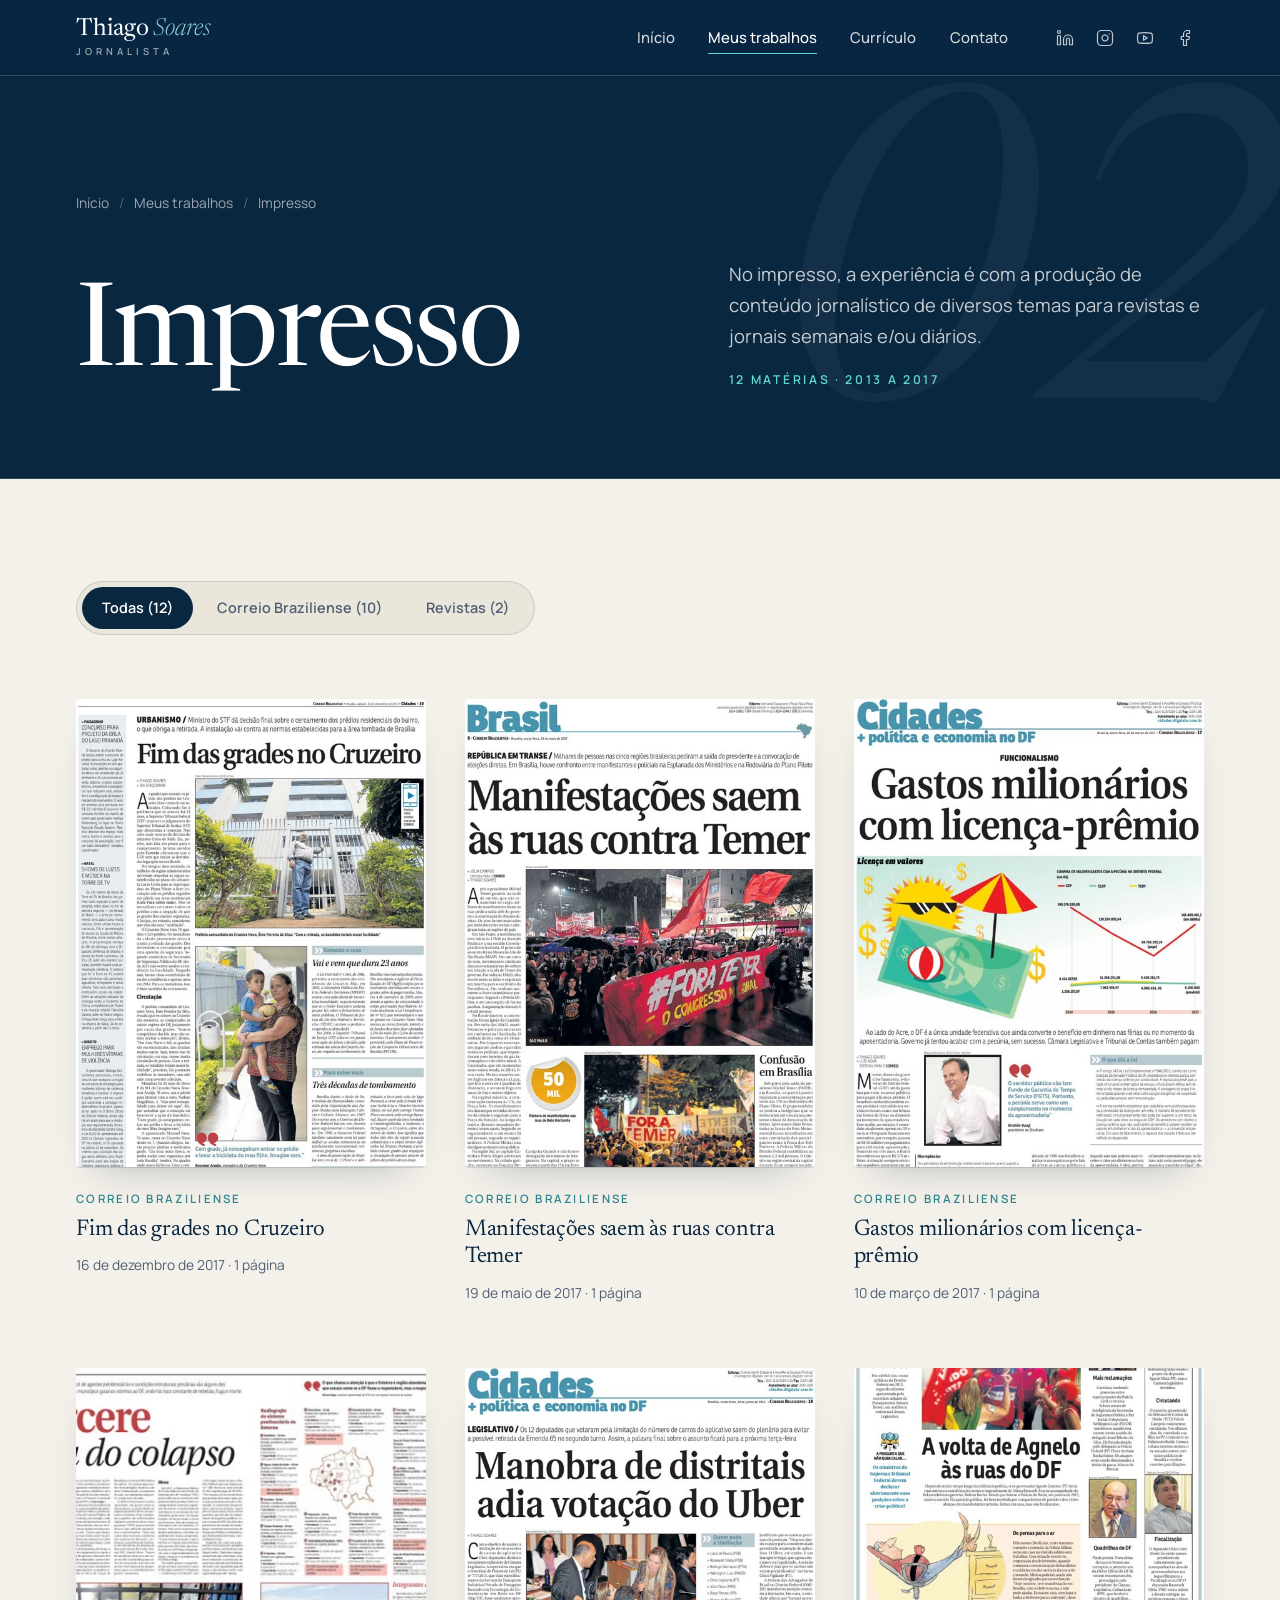
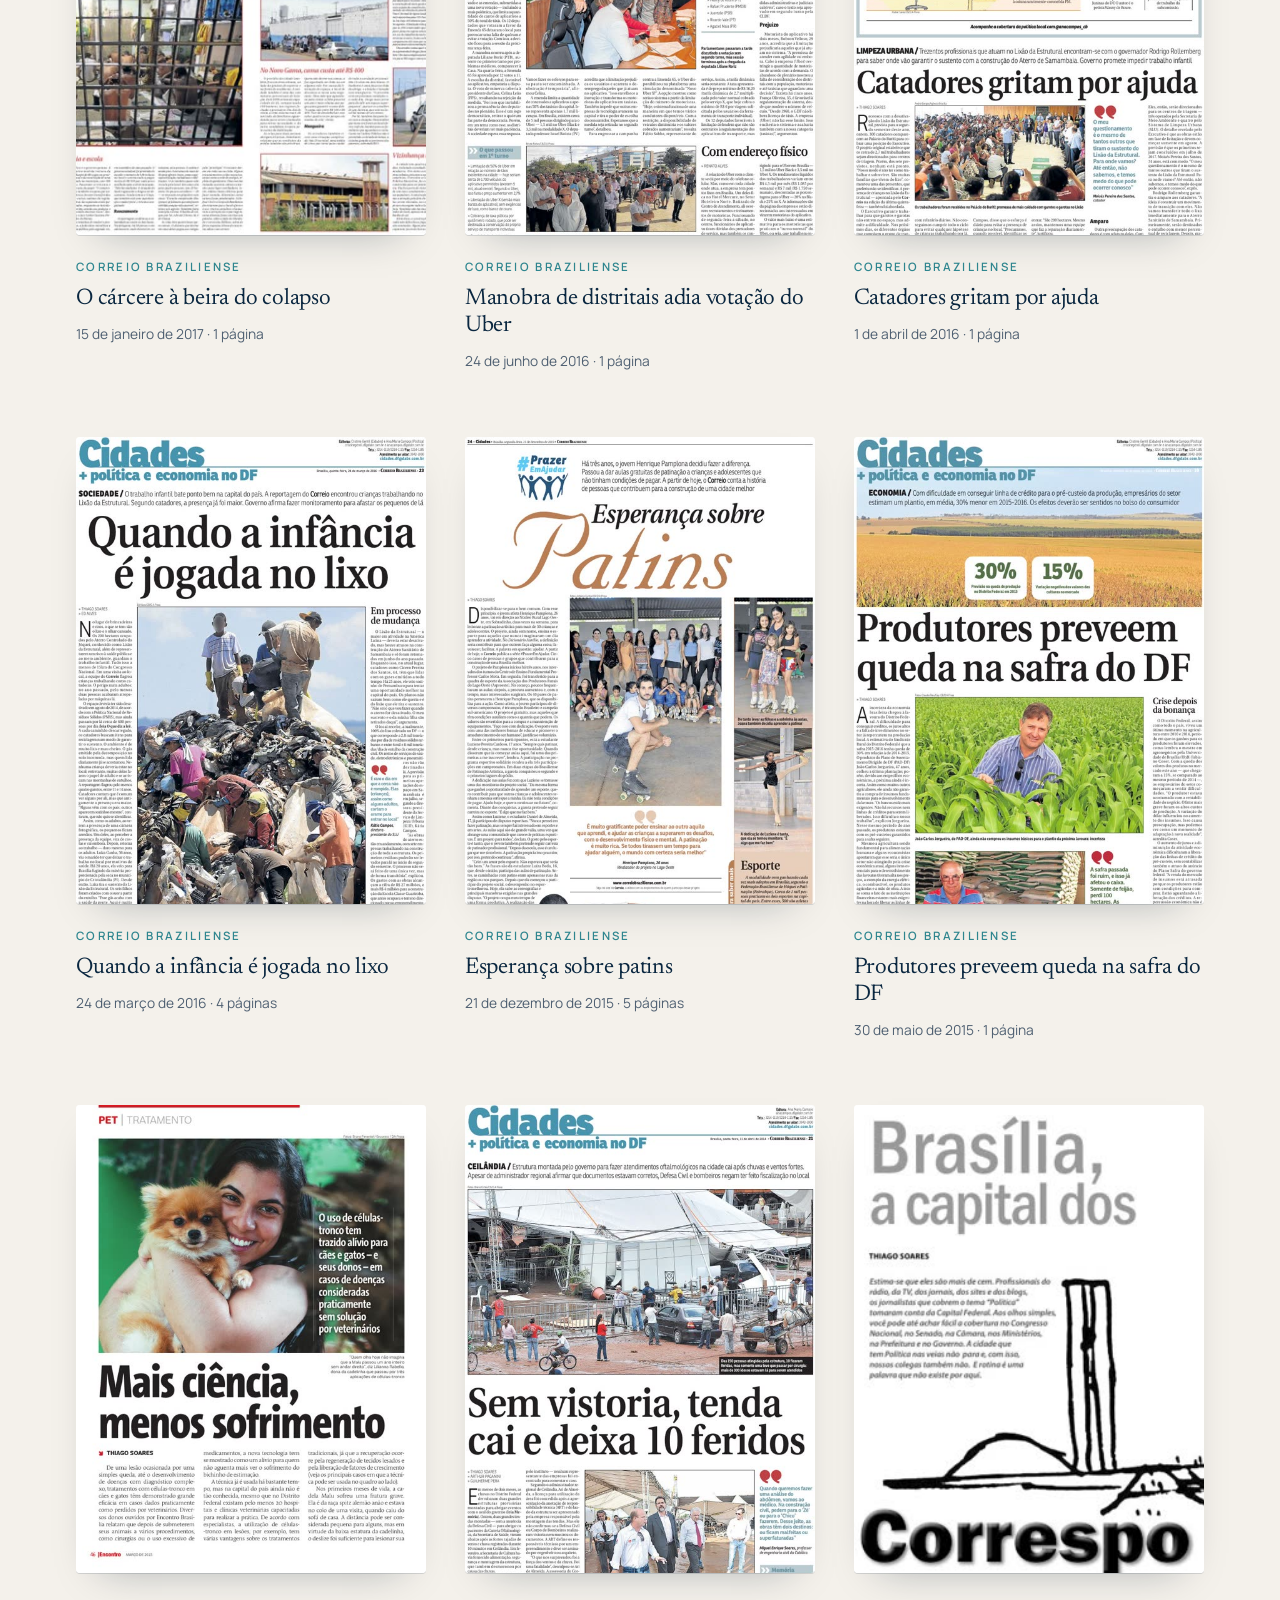
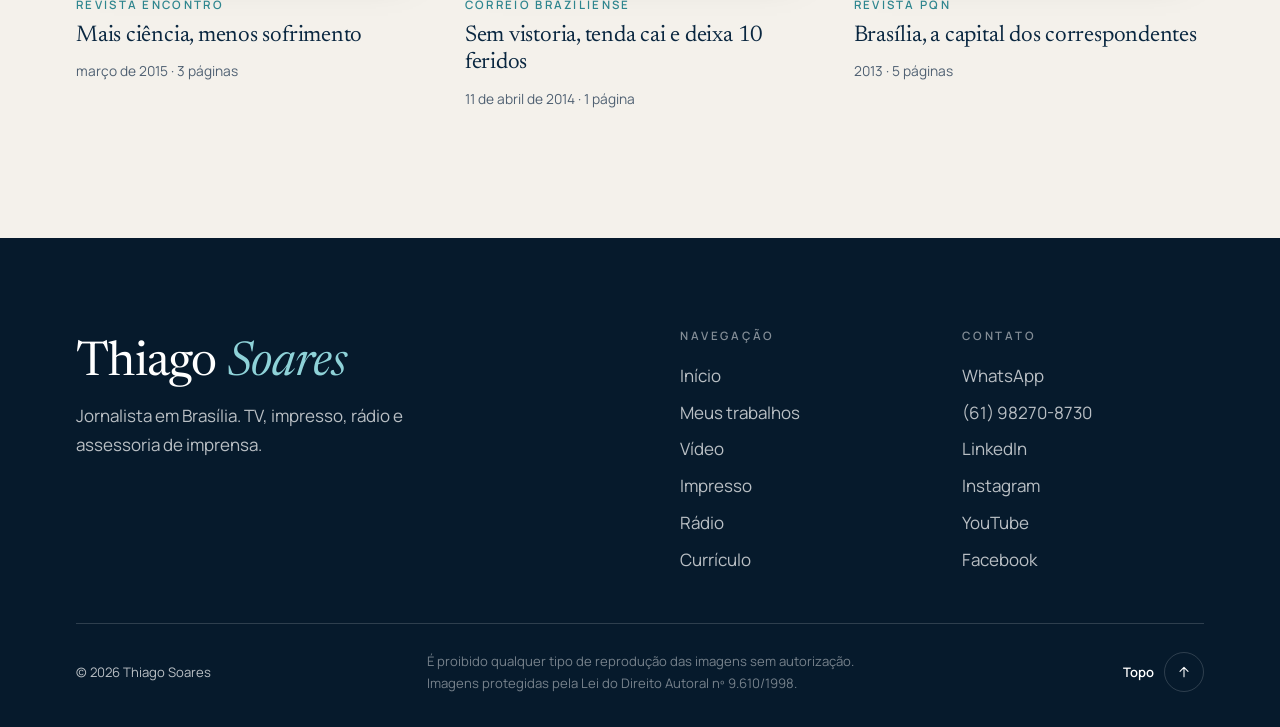
<file: impresso.html>
<!doctype html>
<html lang="pt-BR" class="sem-js">
<head>
<meta charset="utf-8">
<meta name="viewport" content="width=device-width, initial-scale=1, viewport-fit=cover">
<title>Impresso | Thiago Soares, jornalista</title>
<meta name="description" content="Matérias de Thiago Soares no Correio Braziliense e nas revistas Encontro e PQN.">
<meta name="theme-color" content="#0a2740">
<meta property="og:type" content="website">
<meta property="og:locale" content="pt_BR">
<meta property="og:title" content="Impresso | Thiago Soares, jornalista">
<meta property="og:description" content="Matérias de Thiago Soares no Correio Braziliense e nas revistas Encontro e PQN.">
<meta property="og:site_name" content="Thiago Soares · Jornalista">
<meta property="og:image" content="https://luisgustavodebiasi.github.io/thiago-soares/assets/img/og-thiago-soares.jpg">
<meta property="og:image:type" content="image/jpeg">
<meta property="og:image:width" content="1200">
<meta property="og:image:height" content="630">
<meta property="og:image:alt" content="Thiago Soares, jornalista em Brasília, de terno, ao lado do nome e das áreas Vídeo, Impresso e Rádio">
<meta name="twitter:image" content="https://luisgustavodebiasi.github.io/thiago-soares/assets/img/og-thiago-soares.jpg">
<meta property="og:url" content="https://luisgustavodebiasi.github.io/thiago-soares/impresso.html">
<link rel="canonical" href="https://luisgustavodebiasi.github.io/thiago-soares/impresso.html">
<meta name="twitter:card" content="summary_large_image">
<link rel="icon" href="favicon.svg" type="image/svg+xml">
<link rel="preconnect" href="https://fonts.googleapis.com">
<link rel="preconnect" href="https://fonts.gstatic.com" crossorigin>
<link rel="stylesheet" href="https://fonts.googleapis.com/css2?family=Manrope:wght@400;500;600;700&family=Newsreader:ital,opsz,wght@0,6..72,300..600;1,6..72,300..500&display=swap">
<link rel="stylesheet" href="assets/css/style.css">
</head>
<body class="">
<a class="pular" href="#conteudo">Pular para o conteúdo</a>
<header class="topo">
  <div class="container">
    <a class="logo" href="index.html" aria-label="Thiago Soares, página inicial"><strong>Thiago <em>Soares</em></strong><span>Jornalista</span></a>
    <button class="botao-menu" type="button" aria-controls="menu" aria-expanded="false" aria-label="Abrir menu"><svg class="tres" viewBox="0 0 24 24" fill="none" stroke="currentColor" stroke-width="1.6" stroke-linecap="round" stroke-linejoin="round" aria-hidden="true"><path d="M4 8h16M4 16h16"/></svg><svg class="x" viewBox="0 0 24 24" fill="none" stroke="currentColor" stroke-width="1.6" stroke-linecap="round" stroke-linejoin="round" aria-hidden="true"><path d="M18 6 6 18M6 6l12 12"/></svg></button>
    <nav id="menu" class="menu" aria-label="Principal">
      <ul><li><a href="index.html">Início</a></li><li class="sub ativo"><a href="trabalhos.html">Meus trabalhos</a><ul><li><a href="video.html">Vídeo</a></li><li><a href="impresso.html" aria-current="page">Impresso</a></li><li><a href="radio.html">Rádio</a></li></ul></li><li><a href="curriculo.html">Currículo</a></li><li><a href="index.html#contato">Contato</a></li></ul>
      <div class="redes"><a href="https://www.linkedin.com/in/thiago-soares-brasilia/" target="_blank" rel="noopener" aria-label="LinkedIn"><svg viewBox="0 0 24 24" fill="none" stroke="currentColor" stroke-width="1.6" stroke-linecap="round" stroke-linejoin="round" aria-hidden="true"><path d="M16 8a6 6 0 0 1 6 6v7h-4v-7a2 2 0 0 0-4 0v7h-4v-7a6 6 0 0 1 6-6z"/><rect x="2" y="9" width="4" height="12"/><circle cx="4" cy="4" r="2"/></svg></a><a href="https://www.instagram.com/tsoaresrocha/" target="_blank" rel="noopener" aria-label="Instagram"><svg viewBox="0 0 24 24" fill="none" stroke="currentColor" stroke-width="1.6" stroke-linecap="round" stroke-linejoin="round" aria-hidden="true"><rect x="2" y="2" width="20" height="20" rx="5"/><path d="M16 11.37A4 4 0 1 1 12.63 8 4 4 0 0 1 16 11.37z"/><path d="M17.5 6.5h.01"/></svg></a><a href="https://www.youtube.com/channel/UCLXPtACKpT0Ekjcs_2wq9fQ" target="_blank" rel="noopener" aria-label="YouTube"><svg viewBox="0 0 24 24" fill="none" stroke="currentColor" stroke-width="1.6" stroke-linecap="round" stroke-linejoin="round" aria-hidden="true"><path d="M2.5 17a24.1 24.1 0 0 1 0-10 2 2 0 0 1 1.4-1.4 49.6 49.6 0 0 1 16.2 0A2 2 0 0 1 21.5 7a24.1 24.1 0 0 1 0 10 2 2 0 0 1-1.4 1.4 49.6 49.6 0 0 1-16.2 0A2 2 0 0 1 2.5 17"/><path d="m10 15 5-3-5-3z"/></svg></a><a href="https://www.facebook.com/tsoaresrocha" target="_blank" rel="noopener" aria-label="Facebook"><svg viewBox="0 0 24 24" fill="none" stroke="currentColor" stroke-width="1.6" stroke-linecap="round" stroke-linejoin="round" aria-hidden="true"><path d="M18 2h-3a5 5 0 0 0-5 5v3H7v4h3v8h4v-8h3l1-4h-4V7a1 1 0 0 1 1-1h3z"/></svg></a></div>
    </nav>
  </div>
</header>
<main id="conteudo">
<section class="pagina-topo">
  <span class="numero-fundo" aria-hidden="true">02</span>
  <div class="container">
    <ol class="trilha"><li><a href="index.html">Início</a></li><li><a href="trabalhos.html">Meus trabalhos</a></li><li aria-current="page">Impresso</li></ol>
    <div class="grade">
      <h1 class="revela">Impresso</h1>
      <div class="revela"><p class="intro">No impresso, a experiência é com a produção de conteúdo jornalístico de diversos temas para revistas e jornais semanais e/ou diários.</p><span class="contagem">12 matérias · 2013 a 2017</span></div>
    </div>
  </div>
</section>
<section class="pagina-corpo papel">
  <div class="container">
    <div class="filtros revela" role="group" aria-label="Filtrar matérias">
      <button type="button" data-filtro="todos" aria-pressed="true">Todas (12)</button>
      <button type="button" data-filtro="jornal" aria-pressed="false">Correio Braziliense (10)</button>
      <button type="button" data-filtro="revista" aria-pressed="false">Revistas (2)</button>
    </div>
    <div class="materias" data-escalonar><a class="materia revela" data-tipo="jornal" href="assets/pdf/2017-12-16-cb-fim-das-grades-no-cruzeiro.pdf" target="_blank" rel="noopener" aria-label="Fim das grades no Cruzeiro, Correio Braziliense, 16 de dezembro de 2017. Abrir PDF, 1 página"><span class="folha"><img src="assets/img/capas/2017-12-16-cb-fim-das-grades-no-cruzeiro.jpg" alt="" loading="lazy"><span class="ler"><svg viewBox="0 0 24 24" fill="none" stroke="currentColor" stroke-width="1.6" stroke-linecap="round" stroke-linejoin="round" aria-hidden="true"><path d="M14 2H6a2 2 0 0 0-2 2v16a2 2 0 0 0 2 2h12a2 2 0 0 0 2-2V8z"/><path d="M14 2v6h6M9 13h6M9 17h6"/></svg>Ler matéria</span></span><span class="veiculo">Correio Braziliense</span><h3>Fim das grades no Cruzeiro</h3><span class="meta">16 de dezembro de 2017 · 1 página</span></a><a class="materia revela" data-tipo="jornal" href="assets/pdf/2017-05-19-cb-manifestacoes-nas-ruas-contra-temer.pdf" target="_blank" rel="noopener" aria-label="Manifestações saem às ruas contra Temer, Correio Braziliense, 19 de maio de 2017. Abrir PDF, 1 página"><span class="folha"><img src="assets/img/capas/2017-05-19-cb-manifestacoes-nas-ruas-contra-temer.jpg" alt="" loading="lazy"><span class="ler"><svg viewBox="0 0 24 24" fill="none" stroke="currentColor" stroke-width="1.6" stroke-linecap="round" stroke-linejoin="round" aria-hidden="true"><path d="M14 2H6a2 2 0 0 0-2 2v16a2 2 0 0 0 2 2h12a2 2 0 0 0 2-2V8z"/><path d="M14 2v6h6M9 13h6M9 17h6"/></svg>Ler matéria</span></span><span class="veiculo">Correio Braziliense</span><h3>Manifestações saem às ruas contra Temer</h3><span class="meta">19 de maio de 2017 · 1 página</span></a><a class="materia revela" data-tipo="jornal" href="assets/pdf/2017-03-10-cb-gastos-milionarios-com-licenca.pdf" target="_blank" rel="noopener" aria-label="Gastos milionários com licença-prêmio, Correio Braziliense, 10 de março de 2017. Abrir PDF, 1 página"><span class="folha"><img src="assets/img/capas/2017-03-10-cb-gastos-milionarios-com-licenca.jpg" alt="" loading="lazy"><span class="ler"><svg viewBox="0 0 24 24" fill="none" stroke="currentColor" stroke-width="1.6" stroke-linecap="round" stroke-linejoin="round" aria-hidden="true"><path d="M14 2H6a2 2 0 0 0-2 2v16a2 2 0 0 0 2 2h12a2 2 0 0 0 2-2V8z"/><path d="M14 2v6h6M9 13h6M9 17h6"/></svg>Ler matéria</span></span><span class="veiculo">Correio Braziliense</span><h3>Gastos milionários com licença-prêmio</h3><span class="meta">10 de março de 2017 · 1 página</span></a><a class="materia revela" data-tipo="jornal" href="assets/pdf/2017-01-15-cb-o-carcere-a-beira-do-colapso.pdf" target="_blank" rel="noopener" aria-label="O cárcere à beira do colapso, Correio Braziliense, 15 de janeiro de 2017. Abrir PDF, 1 página"><span class="folha"><img src="assets/img/capas/2017-01-15-cb-o-carcere-a-beira-do-colapso.jpg" alt="" loading="lazy"><span class="ler"><svg viewBox="0 0 24 24" fill="none" stroke="currentColor" stroke-width="1.6" stroke-linecap="round" stroke-linejoin="round" aria-hidden="true"><path d="M14 2H6a2 2 0 0 0-2 2v16a2 2 0 0 0 2 2h12a2 2 0 0 0 2-2V8z"/><path d="M14 2v6h6M9 13h6M9 17h6"/></svg>Ler matéria</span></span><span class="veiculo">Correio Braziliense</span><h3>O cárcere à beira do colapso</h3><span class="meta">15 de janeiro de 2017 · 1 página</span></a><a class="materia revela" data-tipo="jornal" href="assets/pdf/2016-06-24-cb-manobra-de-distritais.pdf" target="_blank" rel="noopener" aria-label="Manobra de distritais adia votação do Uber, Correio Braziliense, 24 de junho de 2016. Abrir PDF, 1 página"><span class="folha"><img src="assets/img/capas/2016-06-24-cb-manobra-de-distritais.jpg" alt="" loading="lazy"><span class="ler"><svg viewBox="0 0 24 24" fill="none" stroke="currentColor" stroke-width="1.6" stroke-linecap="round" stroke-linejoin="round" aria-hidden="true"><path d="M14 2H6a2 2 0 0 0-2 2v16a2 2 0 0 0 2 2h12a2 2 0 0 0 2-2V8z"/><path d="M14 2v6h6M9 13h6M9 17h6"/></svg>Ler matéria</span></span><span class="veiculo">Correio Braziliense</span><h3>Manobra de distritais adia votação do Uber</h3><span class="meta">24 de junho de 2016 · 1 página</span></a><a class="materia revela" data-tipo="jornal" href="assets/pdf/2016-04-01-cb-catadores-gritam-por-ajuda.pdf" target="_blank" rel="noopener" aria-label="Catadores gritam por ajuda, Correio Braziliense, 1 de abril de 2016. Abrir PDF, 1 página"><span class="folha"><img src="assets/img/capas/2016-04-01-cb-catadores-gritam-por-ajuda.jpg" alt="" loading="lazy" style="object-position:50% 78%"><span class="ler"><svg viewBox="0 0 24 24" fill="none" stroke="currentColor" stroke-width="1.6" stroke-linecap="round" stroke-linejoin="round" aria-hidden="true"><path d="M14 2H6a2 2 0 0 0-2 2v16a2 2 0 0 0 2 2h12a2 2 0 0 0 2-2V8z"/><path d="M14 2v6h6M9 13h6M9 17h6"/></svg>Ler matéria</span></span><span class="veiculo">Correio Braziliense</span><h3>Catadores gritam por ajuda</h3><span class="meta">1 de abril de 2016 · 1 página</span></a><a class="materia revela" data-tipo="jornal" href="assets/pdf/2016-03-24-cb-serie-infancia-no-lixao.pdf" target="_blank" rel="noopener" aria-label="Quando a infância é jogada no lixo, Correio Braziliense, 24 de março de 2016. Abrir PDF, 4 páginas"><span class="folha"><img src="assets/img/capas/2016-03-24-cb-serie-infancia-no-lixao.jpg" alt="" loading="lazy"><span class="ler"><svg viewBox="0 0 24 24" fill="none" stroke="currentColor" stroke-width="1.6" stroke-linecap="round" stroke-linejoin="round" aria-hidden="true"><path d="M14 2H6a2 2 0 0 0-2 2v16a2 2 0 0 0 2 2h12a2 2 0 0 0 2-2V8z"/><path d="M14 2v6h6M9 13h6M9 17h6"/></svg>Ler matéria</span></span><span class="veiculo">Correio Braziliense</span><h3>Quando a infância é jogada no lixo</h3><span class="meta">24 de março de 2016 · 4 páginas</span></a><a class="materia revela" data-tipo="jornal" href="assets/pdf/2015-12-21-cb-serie-prazer-em-ajudar.pdf" target="_blank" rel="noopener" aria-label="Esperança sobre patins, Correio Braziliense, 21 de dezembro de 2015. Abrir PDF, 5 páginas"><span class="folha"><img src="assets/img/capas/2015-12-21-cb-serie-prazer-em-ajudar.jpg" alt="" loading="lazy"><span class="ler"><svg viewBox="0 0 24 24" fill="none" stroke="currentColor" stroke-width="1.6" stroke-linecap="round" stroke-linejoin="round" aria-hidden="true"><path d="M14 2H6a2 2 0 0 0-2 2v16a2 2 0 0 0 2 2h12a2 2 0 0 0 2-2V8z"/><path d="M14 2v6h6M9 13h6M9 17h6"/></svg>Ler matéria</span></span><span class="veiculo">Correio Braziliense</span><h3>Esperança sobre patins</h3><span class="meta">21 de dezembro de 2015 · 5 páginas</span></a><a class="materia revela" data-tipo="jornal" href="assets/pdf/2015-05-30-cb-produtores-preveem-queda-na-safra-do-df.pdf" target="_blank" rel="noopener" aria-label="Produtores preveem queda na safra do DF, Correio Braziliense, 30 de maio de 2015. Abrir PDF, 1 página"><span class="folha"><img src="assets/img/capas/2015-05-30-cb-produtores-preveem-queda-na-safra-do-df.jpg" alt="" loading="lazy"><span class="ler"><svg viewBox="0 0 24 24" fill="none" stroke="currentColor" stroke-width="1.6" stroke-linecap="round" stroke-linejoin="round" aria-hidden="true"><path d="M14 2H6a2 2 0 0 0-2 2v16a2 2 0 0 0 2 2h12a2 2 0 0 0 2-2V8z"/><path d="M14 2v6h6M9 13h6M9 17h6"/></svg>Ler matéria</span></span><span class="veiculo">Correio Braziliense</span><h3>Produtores preveem queda na safra do DF</h3><span class="meta">30 de maio de 2015 · 1 página</span></a><a class="materia revela" data-tipo="revista" href="assets/pdf/2015-03-revista-encontro-mais-ciencia-menos-sofrimento.pdf" target="_blank" rel="noopener" aria-label="Mais ciência, menos sofrimento, Revista Encontro, março de 2015. Abrir PDF, 3 páginas"><span class="folha"><img src="assets/img/capas/2015-03-revista-encontro-mais-ciencia-menos-sofrimento.jpg" alt="" loading="lazy"><span class="ler"><svg viewBox="0 0 24 24" fill="none" stroke="currentColor" stroke-width="1.6" stroke-linecap="round" stroke-linejoin="round" aria-hidden="true"><path d="M14 2H6a2 2 0 0 0-2 2v16a2 2 0 0 0 2 2h12a2 2 0 0 0 2-2V8z"/><path d="M14 2v6h6M9 13h6M9 17h6"/></svg>Ler matéria</span></span><span class="veiculo">Revista Encontro</span><h3>Mais ciência, menos sofrimento</h3><span class="meta">março de 2015 · 3 páginas</span></a><a class="materia revela" data-tipo="jornal" href="assets/pdf/2014-04-11-cb-sem-vistoria-tenda-cai-e-deixa-10-feridos.pdf" target="_blank" rel="noopener" aria-label="Sem vistoria, tenda cai e deixa 10 feridos, Correio Braziliense, 11 de abril de 2014. Abrir PDF, 1 página"><span class="folha"><img src="assets/img/capas/2014-04-11-cb-sem-vistoria-tenda-cai-e-deixa-10-feridos.jpg" alt="" loading="lazy"><span class="ler"><svg viewBox="0 0 24 24" fill="none" stroke="currentColor" stroke-width="1.6" stroke-linecap="round" stroke-linejoin="round" aria-hidden="true"><path d="M14 2H6a2 2 0 0 0-2 2v16a2 2 0 0 0 2 2h12a2 2 0 0 0 2-2V8z"/><path d="M14 2v6h6M9 13h6M9 17h6"/></svg>Ler matéria</span></span><span class="veiculo">Correio Braziliense</span><h3>Sem vistoria, tenda cai e deixa 10 feridos</h3><span class="meta">11 de abril de 2014 · 1 página</span></a><a class="materia revela" data-tipo="revista" href="assets/pdf/2013-revista-pqn-brasilia-capital-dos-correspondentes.pdf" target="_blank" rel="noopener" aria-label="Brasília, a capital dos correspondentes, Revista PQN, 2013. Abrir PDF, 5 páginas"><span class="folha"><img src="assets/img/capas/2013-revista-pqn-brasilia-capital-dos-correspondentes.jpg" alt="" loading="lazy" style="object-position:0% 0%"><span class="ler"><svg viewBox="0 0 24 24" fill="none" stroke="currentColor" stroke-width="1.6" stroke-linecap="round" stroke-linejoin="round" aria-hidden="true"><path d="M14 2H6a2 2 0 0 0-2 2v16a2 2 0 0 0 2 2h12a2 2 0 0 0 2-2V8z"/><path d="M14 2v6h6M9 13h6M9 17h6"/></svg>Ler matéria</span></span><span class="veiculo">Revista PQN</span><h3>Brasília, a capital dos correspondentes</h3><span class="meta">2013 · 5 páginas</span></a></div>
  </div>
</section>
</main>
<footer class="rodape">
  <div class="container">
    <div class="rodape-topo">
      <div>
        <p class="rodape-nome">Thiago <em>Soares</em></p>
        <p>Jornalista em Brasília. TV, impresso, rádio e assessoria de imprensa.</p>
      </div>
      <div><h2>Navegação</h2><ul><li><a href="index.html">Início</a></li><li><a href="trabalhos.html">Meus trabalhos</a></li><li><a href="video.html">Vídeo</a></li><li><a href="impresso.html">Impresso</a></li><li><a href="radio.html">Rádio</a></li><li><a href="curriculo.html">Currículo</a></li></ul></div>
      <div><h2>Contato</h2><ul><li><a href="https://wa.me/5561982708730" target="_blank" rel="noopener">WhatsApp</a></li><li><a href="tel:+5561982708730">(61) 98270-8730</a></li><li><a href="https://www.linkedin.com/in/thiago-soares-brasilia/" target="_blank" rel="noopener">LinkedIn</a></li><li><a href="https://www.instagram.com/tsoaresrocha/" target="_blank" rel="noopener">Instagram</a></li><li><a href="https://www.youtube.com/channel/UCLXPtACKpT0Ekjcs_2wq9fQ" target="_blank" rel="noopener">YouTube</a></li><li><a href="https://www.facebook.com/tsoaresrocha" target="_blank" rel="noopener">Facebook</a></li></ul></div>
    </div>
    <div class="rodape-base">
      <p>© 2026 Thiago Soares</p>
      <p class="direitos">É proibido qualquer tipo de reprodução das imagens sem autorização. Imagens protegidas pela Lei do Direito Autoral nº 9.610/1998.</p>
      <a class="voltar-topo" href="#conteudo">Topo <span><svg viewBox="0 0 24 24" fill="none" stroke="currentColor" stroke-width="1.6" stroke-linecap="round" stroke-linejoin="round" aria-hidden="true"><path d="M12 19V5M6 11l6-6 6 6"/></svg></span></a>
    </div>
  </div>
</footer>
<script src="assets/js/main.js" defer></script>
</body>
</html>
</file>
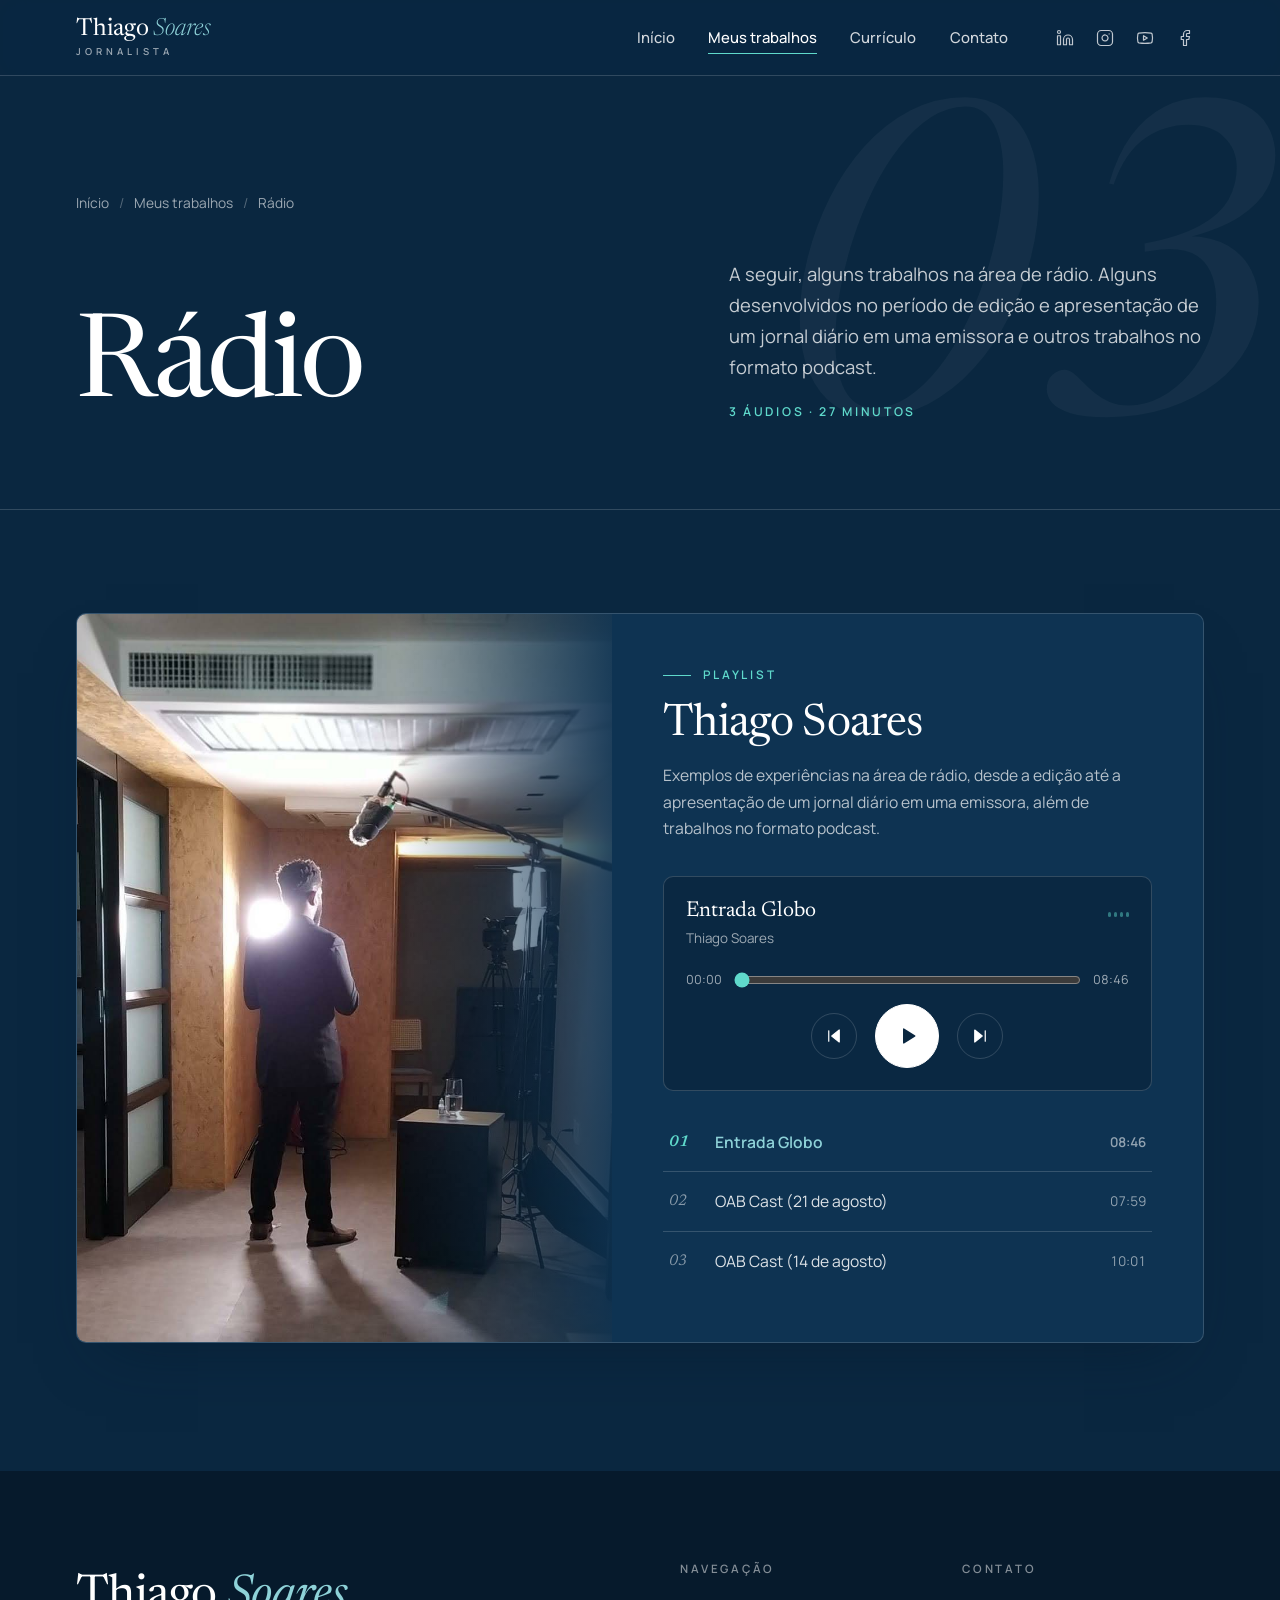
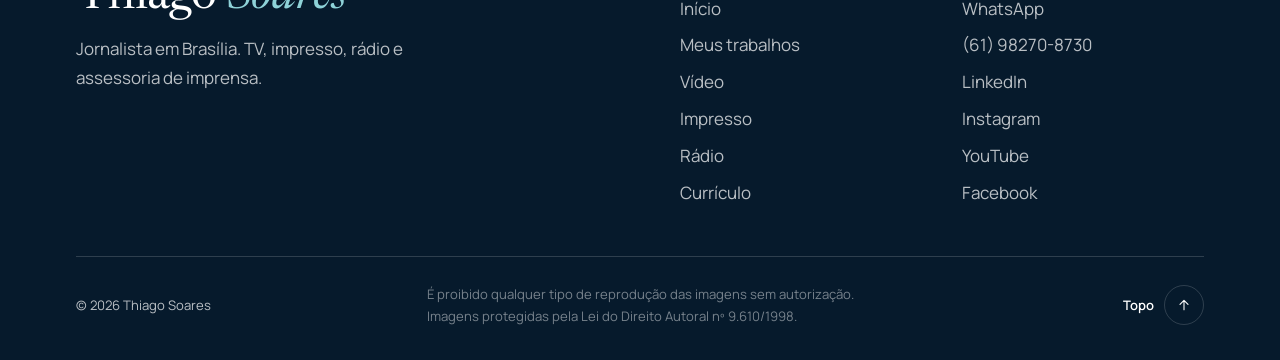
<file: radio.html>
<!doctype html>
<html lang="pt-BR" class="sem-js">
<head>
<meta charset="utf-8">
<meta name="viewport" content="width=device-width, initial-scale=1, viewport-fit=cover">
<title>Rádio | Thiago Soares, jornalista</title>
<meta name="description" content="Trabalhos de Thiago Soares em rádio e podcast: noticiário de rádio e OAB Cast.">
<meta name="theme-color" content="#0a2740">
<meta property="og:type" content="website">
<meta property="og:locale" content="pt_BR">
<meta property="og:title" content="Rádio | Thiago Soares, jornalista">
<meta property="og:description" content="Trabalhos de Thiago Soares em rádio e podcast: noticiário de rádio e OAB Cast.">
<meta property="og:site_name" content="Thiago Soares · Jornalista">
<meta property="og:image" content="https://luisgustavodebiasi.github.io/thiago-soares/assets/img/og-thiago-soares.jpg">
<meta property="og:image:type" content="image/jpeg">
<meta property="og:image:width" content="1200">
<meta property="og:image:height" content="630">
<meta property="og:image:alt" content="Thiago Soares, jornalista em Brasília, de terno, ao lado do nome e das áreas Vídeo, Impresso e Rádio">
<meta name="twitter:image" content="https://luisgustavodebiasi.github.io/thiago-soares/assets/img/og-thiago-soares.jpg">
<meta property="og:url" content="https://luisgustavodebiasi.github.io/thiago-soares/radio.html">
<link rel="canonical" href="https://luisgustavodebiasi.github.io/thiago-soares/radio.html">
<meta name="twitter:card" content="summary_large_image">
<link rel="icon" href="favicon.svg" type="image/svg+xml">
<link rel="preconnect" href="https://fonts.googleapis.com">
<link rel="preconnect" href="https://fonts.gstatic.com" crossorigin>
<link rel="stylesheet" href="https://fonts.googleapis.com/css2?family=Manrope:wght@400;500;600;700&family=Newsreader:ital,opsz,wght@0,6..72,300..600;1,6..72,300..500&display=swap">
<link rel="stylesheet" href="assets/css/style.css">
</head>
<body class="">
<a class="pular" href="#conteudo">Pular para o conteúdo</a>
<header class="topo">
  <div class="container">
    <a class="logo" href="index.html" aria-label="Thiago Soares, página inicial"><strong>Thiago <em>Soares</em></strong><span>Jornalista</span></a>
    <button class="botao-menu" type="button" aria-controls="menu" aria-expanded="false" aria-label="Abrir menu"><svg class="tres" viewBox="0 0 24 24" fill="none" stroke="currentColor" stroke-width="1.6" stroke-linecap="round" stroke-linejoin="round" aria-hidden="true"><path d="M4 8h16M4 16h16"/></svg><svg class="x" viewBox="0 0 24 24" fill="none" stroke="currentColor" stroke-width="1.6" stroke-linecap="round" stroke-linejoin="round" aria-hidden="true"><path d="M18 6 6 18M6 6l12 12"/></svg></button>
    <nav id="menu" class="menu" aria-label="Principal">
      <ul><li><a href="index.html">Início</a></li><li class="sub ativo"><a href="trabalhos.html">Meus trabalhos</a><ul><li><a href="video.html">Vídeo</a></li><li><a href="impresso.html">Impresso</a></li><li><a href="radio.html" aria-current="page">Rádio</a></li></ul></li><li><a href="curriculo.html">Currículo</a></li><li><a href="index.html#contato">Contato</a></li></ul>
      <div class="redes"><a href="https://www.linkedin.com/in/thiago-soares-brasilia/" target="_blank" rel="noopener" aria-label="LinkedIn"><svg viewBox="0 0 24 24" fill="none" stroke="currentColor" stroke-width="1.6" stroke-linecap="round" stroke-linejoin="round" aria-hidden="true"><path d="M16 8a6 6 0 0 1 6 6v7h-4v-7a2 2 0 0 0-4 0v7h-4v-7a6 6 0 0 1 6-6z"/><rect x="2" y="9" width="4" height="12"/><circle cx="4" cy="4" r="2"/></svg></a><a href="https://www.instagram.com/tsoaresrocha/" target="_blank" rel="noopener" aria-label="Instagram"><svg viewBox="0 0 24 24" fill="none" stroke="currentColor" stroke-width="1.6" stroke-linecap="round" stroke-linejoin="round" aria-hidden="true"><rect x="2" y="2" width="20" height="20" rx="5"/><path d="M16 11.37A4 4 0 1 1 12.63 8 4 4 0 0 1 16 11.37z"/><path d="M17.5 6.5h.01"/></svg></a><a href="https://www.youtube.com/channel/UCLXPtACKpT0Ekjcs_2wq9fQ" target="_blank" rel="noopener" aria-label="YouTube"><svg viewBox="0 0 24 24" fill="none" stroke="currentColor" stroke-width="1.6" stroke-linecap="round" stroke-linejoin="round" aria-hidden="true"><path d="M2.5 17a24.1 24.1 0 0 1 0-10 2 2 0 0 1 1.4-1.4 49.6 49.6 0 0 1 16.2 0A2 2 0 0 1 21.5 7a24.1 24.1 0 0 1 0 10 2 2 0 0 1-1.4 1.4 49.6 49.6 0 0 1-16.2 0A2 2 0 0 1 2.5 17"/><path d="m10 15 5-3-5-3z"/></svg></a><a href="https://www.facebook.com/tsoaresrocha" target="_blank" rel="noopener" aria-label="Facebook"><svg viewBox="0 0 24 24" fill="none" stroke="currentColor" stroke-width="1.6" stroke-linecap="round" stroke-linejoin="round" aria-hidden="true"><path d="M18 2h-3a5 5 0 0 0-5 5v3H7v4h3v8h4v-8h3l1-4h-4V7a1 1 0 0 1 1-1h3z"/></svg></a></div>
    </nav>
  </div>
</header>
<main id="conteudo">
<section class="pagina-topo">
  <span class="numero-fundo" aria-hidden="true">03</span>
  <div class="container">
    <ol class="trilha"><li><a href="index.html">Início</a></li><li><a href="trabalhos.html">Meus trabalhos</a></li><li aria-current="page">Rádio</li></ol>
    <div class="grade">
      <h1 class="revela">Rádio</h1>
      <div class="revela"><p class="intro">A seguir, alguns trabalhos na área de rádio. Alguns desenvolvidos no período de edição e apresentação de um jornal diário em uma emissora e outros trabalhos no formato podcast.</p><span class="contagem">3 áudios · 27 minutos</span></div>
    </div>
  </div>
</section>
<section class="pagina-corpo escuro">
  <div class="container">
    <div class="player revela" data-player>
      <figure class="player-capa"><img src="assets/img/fotos/06-bastidor-luz-1600.jpg" alt="Thiago Soares nos bastidores de uma gravação, com microfone e luz de estúdio" loading="lazy"></figure>
      <div class="player-corpo">
        <span class="rotulo">Playlist</span>
        <h2>Thiago Soares</h2>
        <p>Exemplos de experiências na área de rádio, desde a edição até a apresentação de um jornal diário em uma emissora, além de trabalhos no formato podcast.</p>
        <div class="tocando">
          <div class="tocando-linha">
            <div><div class="tocando-titulo" aria-live="polite"></div><div class="tocando-autor">Thiago Soares</div></div>
            <span class="ondas" aria-hidden="true"><i></i><i></i><i></i><i></i></span>
          </div>
          <div class="barra">
            <span data-tempo="atual">00:00</span>
            <input type="range" min="0" max="1000" value="0" step="1" aria-label="Posição do áudio">
            <span data-tempo="total">00:00</span>
          </div>
          <div class="controles">
            <button type="button" data-acao="anterior" aria-label="Faixa anterior"><svg viewBox="0 0 24 24" fill="none" stroke="currentColor" stroke-width="1.6" stroke-linecap="round" stroke-linejoin="round" aria-hidden="true"><path d="M19 20 9 12l10-8z" fill="currentColor"/><path d="M5 19V5"/></svg></button>
            <button type="button" class="principal" data-acao="tocar" aria-label="Tocar"></button>
            <button type="button" data-acao="proxima" aria-label="Próxima faixa"><svg viewBox="0 0 24 24" fill="none" stroke="currentColor" stroke-width="1.6" stroke-linecap="round" stroke-linejoin="round" aria-hidden="true"><path d="m5 4 10 8-10 8z" fill="currentColor"/><path d="M19 5v14"/></svg></button>
          </div>
        </div>
        <ol class="faixas-audio"><li data-src="assets/audio/01-entrada-globo.mp3" data-titulo="Entrada Globo" data-duracao="08:46"><button type="button"><span class="num">01</span><span>Entrada Globo</span><span class="dur">08:46</span></button></li><li data-src="assets/audio/02-oab-cast-21-agosto.mp3" data-titulo="OAB Cast (21 de agosto)" data-duracao="07:59"><button type="button"><span class="num">02</span><span>OAB Cast (21 de agosto)</span><span class="dur">07:59</span></button></li><li data-src="assets/audio/03-oab-cast-14-agosto.mp3" data-titulo="OAB Cast (14 de agosto)" data-duracao="10:01"><button type="button"><span class="num">03</span><span>OAB Cast (14 de agosto)</span><span class="dur">10:01</span></button></li></ol>
        <audio preload="none"></audio>
      </div>
    </div>
  </div>
</section>
</main>
<footer class="rodape">
  <div class="container">
    <div class="rodape-topo">
      <div>
        <p class="rodape-nome">Thiago <em>Soares</em></p>
        <p>Jornalista em Brasília. TV, impresso, rádio e assessoria de imprensa.</p>
      </div>
      <div><h2>Navegação</h2><ul><li><a href="index.html">Início</a></li><li><a href="trabalhos.html">Meus trabalhos</a></li><li><a href="video.html">Vídeo</a></li><li><a href="impresso.html">Impresso</a></li><li><a href="radio.html">Rádio</a></li><li><a href="curriculo.html">Currículo</a></li></ul></div>
      <div><h2>Contato</h2><ul><li><a href="https://wa.me/5561982708730" target="_blank" rel="noopener">WhatsApp</a></li><li><a href="tel:+5561982708730">(61) 98270-8730</a></li><li><a href="https://www.linkedin.com/in/thiago-soares-brasilia/" target="_blank" rel="noopener">LinkedIn</a></li><li><a href="https://www.instagram.com/tsoaresrocha/" target="_blank" rel="noopener">Instagram</a></li><li><a href="https://www.youtube.com/channel/UCLXPtACKpT0Ekjcs_2wq9fQ" target="_blank" rel="noopener">YouTube</a></li><li><a href="https://www.facebook.com/tsoaresrocha" target="_blank" rel="noopener">Facebook</a></li></ul></div>
    </div>
    <div class="rodape-base">
      <p>© 2026 Thiago Soares</p>
      <p class="direitos">É proibido qualquer tipo de reprodução das imagens sem autorização. Imagens protegidas pela Lei do Direito Autoral nº 9.610/1998.</p>
      <a class="voltar-topo" href="#conteudo">Topo <span><svg viewBox="0 0 24 24" fill="none" stroke="currentColor" stroke-width="1.6" stroke-linecap="round" stroke-linejoin="round" aria-hidden="true"><path d="M12 19V5M6 11l6-6 6 6"/></svg></span></a>
    </div>
  </div>
</footer>
<script src="assets/js/main.js" defer></script>
</body>
</html>
</file>
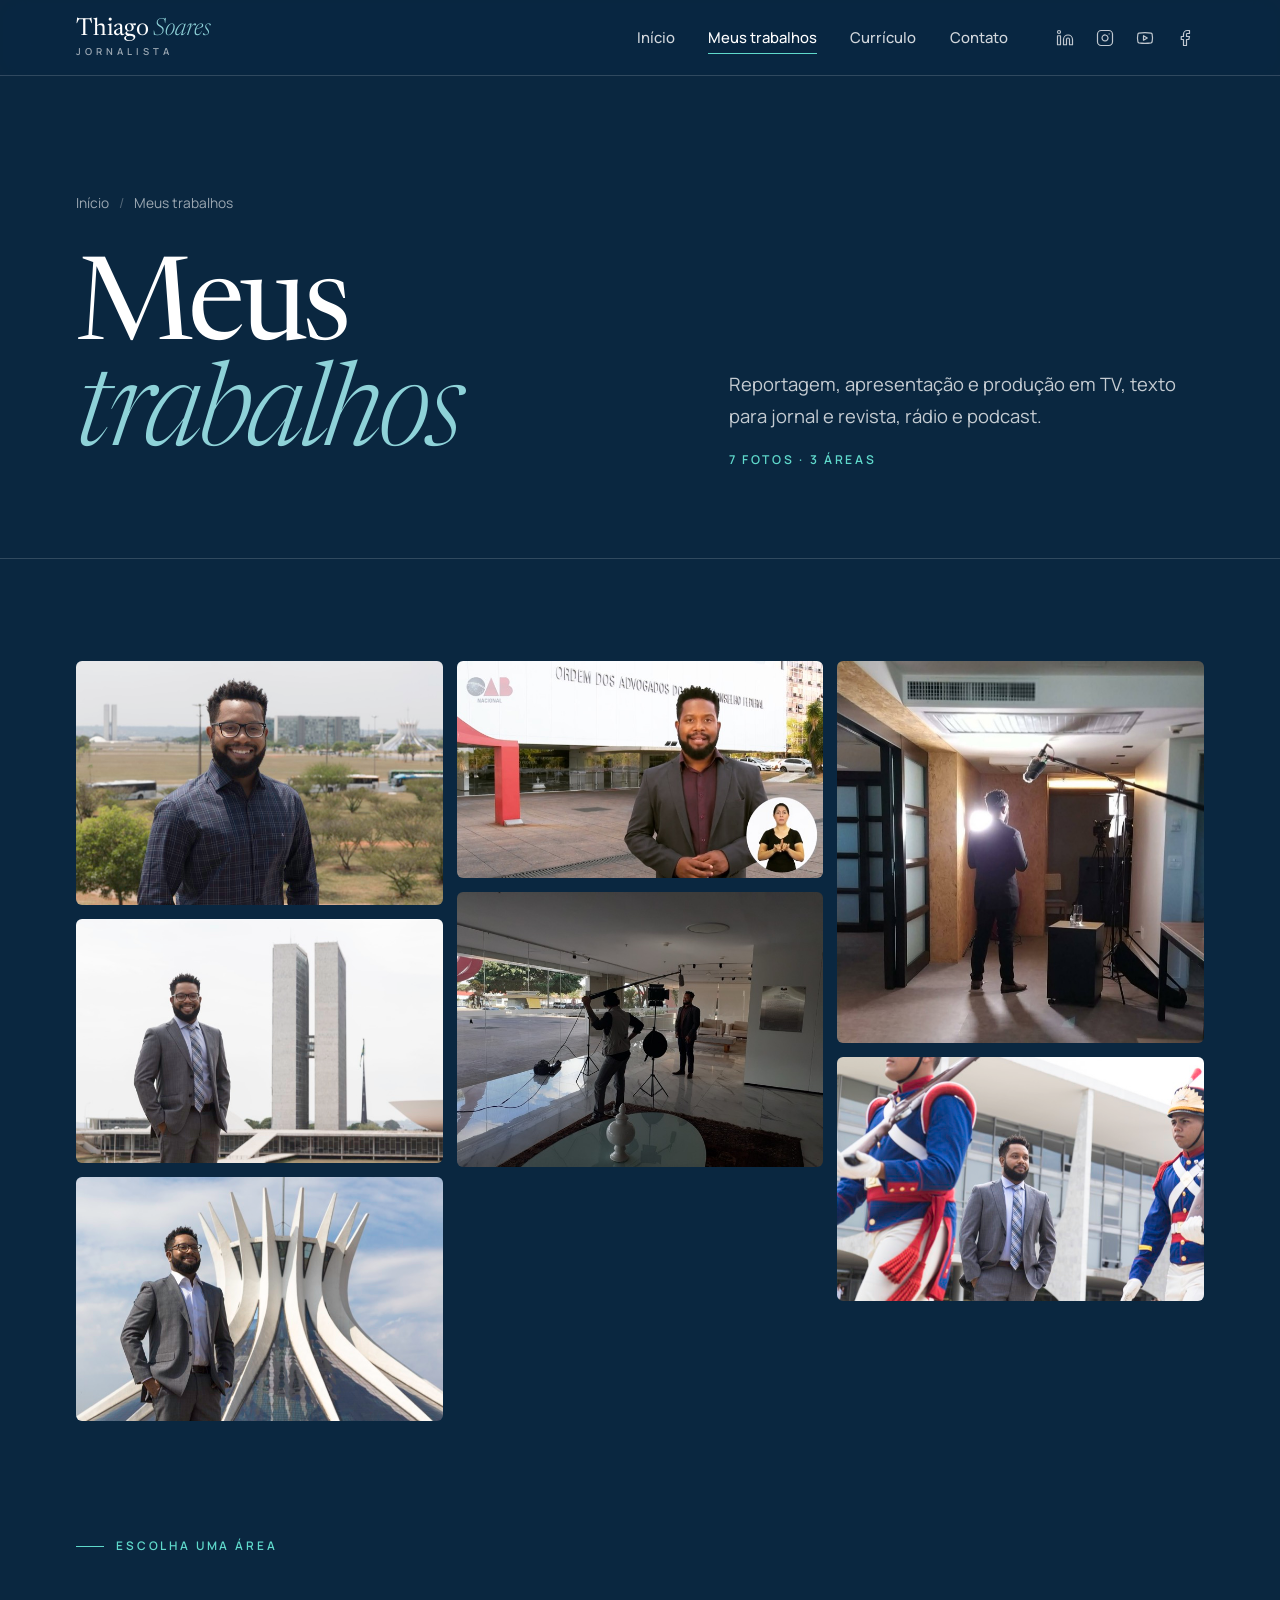
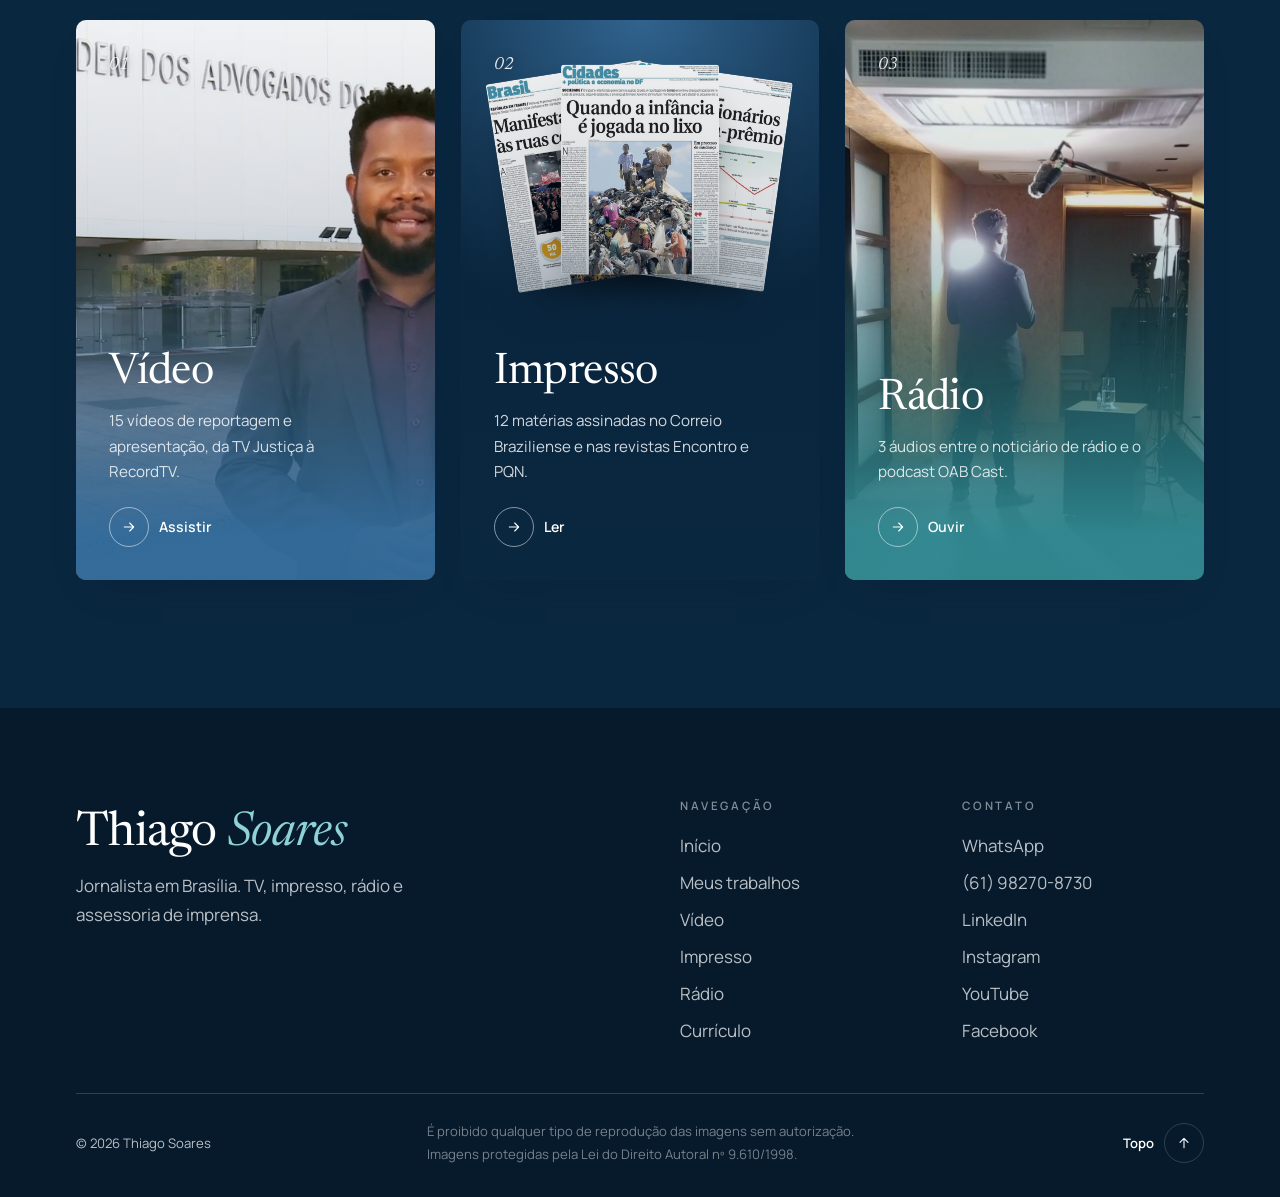
<file: trabalhos.html>
<!doctype html>
<html lang="pt-BR" class="sem-js">
<head>
<meta charset="utf-8">
<meta name="viewport" content="width=device-width, initial-scale=1, viewport-fit=cover">
<title>Meus trabalhos | Thiago Soares, jornalista</title>
<meta name="description" content="Portfólio de Thiago Soares: vídeo, impresso e rádio.">
<meta name="theme-color" content="#0a2740">
<meta property="og:type" content="website">
<meta property="og:locale" content="pt_BR">
<meta property="og:title" content="Meus trabalhos | Thiago Soares, jornalista">
<meta property="og:description" content="Portfólio de Thiago Soares: vídeo, impresso e rádio.">
<meta property="og:site_name" content="Thiago Soares · Jornalista">
<meta property="og:image" content="https://luisgustavodebiasi.github.io/thiago-soares/assets/img/og-thiago-soares.jpg">
<meta property="og:image:type" content="image/jpeg">
<meta property="og:image:width" content="1200">
<meta property="og:image:height" content="630">
<meta property="og:image:alt" content="Thiago Soares, jornalista em Brasília, de terno, ao lado do nome e das áreas Vídeo, Impresso e Rádio">
<meta name="twitter:image" content="https://luisgustavodebiasi.github.io/thiago-soares/assets/img/og-thiago-soares.jpg">
<meta property="og:url" content="https://luisgustavodebiasi.github.io/thiago-soares/trabalhos.html">
<link rel="canonical" href="https://luisgustavodebiasi.github.io/thiago-soares/trabalhos.html">
<meta name="twitter:card" content="summary_large_image">
<link rel="icon" href="favicon.svg" type="image/svg+xml">
<link rel="preconnect" href="https://fonts.googleapis.com">
<link rel="preconnect" href="https://fonts.gstatic.com" crossorigin>
<link rel="stylesheet" href="https://fonts.googleapis.com/css2?family=Manrope:wght@400;500;600;700&family=Newsreader:ital,opsz,wght@0,6..72,300..600;1,6..72,300..500&display=swap">
<link rel="stylesheet" href="assets/css/style.css">
</head>
<body class="">
<a class="pular" href="#conteudo">Pular para o conteúdo</a>
<header class="topo">
  <div class="container">
    <a class="logo" href="index.html" aria-label="Thiago Soares, página inicial"><strong>Thiago <em>Soares</em></strong><span>Jornalista</span></a>
    <button class="botao-menu" type="button" aria-controls="menu" aria-expanded="false" aria-label="Abrir menu"><svg class="tres" viewBox="0 0 24 24" fill="none" stroke="currentColor" stroke-width="1.6" stroke-linecap="round" stroke-linejoin="round" aria-hidden="true"><path d="M4 8h16M4 16h16"/></svg><svg class="x" viewBox="0 0 24 24" fill="none" stroke="currentColor" stroke-width="1.6" stroke-linecap="round" stroke-linejoin="round" aria-hidden="true"><path d="M18 6 6 18M6 6l12 12"/></svg></button>
    <nav id="menu" class="menu" aria-label="Principal">
      <ul><li><a href="index.html">Início</a></li><li class="sub"><a href="trabalhos.html" aria-current="page">Meus trabalhos</a><ul><li><a href="video.html">Vídeo</a></li><li><a href="impresso.html">Impresso</a></li><li><a href="radio.html">Rádio</a></li></ul></li><li><a href="curriculo.html">Currículo</a></li><li><a href="index.html#contato">Contato</a></li></ul>
      <div class="redes"><a href="https://www.linkedin.com/in/thiago-soares-brasilia/" target="_blank" rel="noopener" aria-label="LinkedIn"><svg viewBox="0 0 24 24" fill="none" stroke="currentColor" stroke-width="1.6" stroke-linecap="round" stroke-linejoin="round" aria-hidden="true"><path d="M16 8a6 6 0 0 1 6 6v7h-4v-7a2 2 0 0 0-4 0v7h-4v-7a6 6 0 0 1 6-6z"/><rect x="2" y="9" width="4" height="12"/><circle cx="4" cy="4" r="2"/></svg></a><a href="https://www.instagram.com/tsoaresrocha/" target="_blank" rel="noopener" aria-label="Instagram"><svg viewBox="0 0 24 24" fill="none" stroke="currentColor" stroke-width="1.6" stroke-linecap="round" stroke-linejoin="round" aria-hidden="true"><rect x="2" y="2" width="20" height="20" rx="5"/><path d="M16 11.37A4 4 0 1 1 12.63 8 4 4 0 0 1 16 11.37z"/><path d="M17.5 6.5h.01"/></svg></a><a href="https://www.youtube.com/channel/UCLXPtACKpT0Ekjcs_2wq9fQ" target="_blank" rel="noopener" aria-label="YouTube"><svg viewBox="0 0 24 24" fill="none" stroke="currentColor" stroke-width="1.6" stroke-linecap="round" stroke-linejoin="round" aria-hidden="true"><path d="M2.5 17a24.1 24.1 0 0 1 0-10 2 2 0 0 1 1.4-1.4 49.6 49.6 0 0 1 16.2 0A2 2 0 0 1 21.5 7a24.1 24.1 0 0 1 0 10 2 2 0 0 1-1.4 1.4 49.6 49.6 0 0 1-16.2 0A2 2 0 0 1 2.5 17"/><path d="m10 15 5-3-5-3z"/></svg></a><a href="https://www.facebook.com/tsoaresrocha" target="_blank" rel="noopener" aria-label="Facebook"><svg viewBox="0 0 24 24" fill="none" stroke="currentColor" stroke-width="1.6" stroke-linecap="round" stroke-linejoin="round" aria-hidden="true"><path d="M18 2h-3a5 5 0 0 0-5 5v3H7v4h3v8h4v-8h3l1-4h-4V7a1 1 0 0 1 1-1h3z"/></svg></a></div>
    </nav>
  </div>
</header>
<main id="conteudo">
<section class="pagina-topo">
  
  <div class="container">
    <ol class="trilha"><li><a href="index.html">Início</a></li><li aria-current="page">Meus trabalhos</li></ol>
    <div class="grade">
      <h1 class="revela">Meus <em>trabalhos</em></h1>
      <div class="revela"><p class="intro">Reportagem, apresentação e produção em TV, texto para jornal e revista, rádio e podcast.</p><span class="contagem">7 fotos · 3 áreas</span></div>
    </div>
  </div>
</section>
<section class="pagina-corpo escuro">
  <div class="container">
    <div class="galeria" data-galeria data-escalonar><a class="revela" href="assets/img/fotos/01-esplanada-1600.jpg"><img src="assets/img/fotos/01-esplanada-700.jpg" alt="Thiago Soares com a Esplanada dos Ministérios ao fundo" loading="lazy"></a><a class="revela" href="assets/img/fotos/02-congresso-1600.jpg"><img src="assets/img/fotos/02-congresso-700.jpg" alt="Thiago Soares em frente ao Congresso Nacional" loading="lazy"></a><a class="revela" href="assets/img/fotos/03-catedral-1600.jpg"><img src="assets/img/fotos/03-catedral-700.jpg" alt="Thiago Soares diante da Catedral de Brasília" loading="lazy"></a><a class="revela" href="assets/img/fotos/04-oab-1600.jpg"><img src="assets/img/fotos/04-oab-700.jpg" alt="Thiago Soares apresentando em frente à sede da OAB Nacional" loading="lazy"></a><a class="revela" href="assets/img/fotos/05-bastidor-gravacao-1600.jpg"><img src="assets/img/fotos/05-bastidor-gravacao-700.jpg" alt="Bastidores de uma gravação, com equipe e iluminação" loading="lazy"></a><a class="revela" href="assets/img/fotos/06-bastidor-luz-1600.jpg"><img src="assets/img/fotos/06-bastidor-luz-700.jpg" alt="Thiago Soares nos bastidores de uma gravação, contra a luz do estúdio" loading="lazy"></a><a class="revela" href="assets/img/fotos/07-dragoes-planalto-1600.jpg"><img src="assets/img/fotos/07-dragoes-planalto-700.jpg" alt="Thiago Soares entre os Dragões da Independência, no Palácio do Planalto" loading="lazy"></a></div>
    <div class="galeria-areas">
      <div class="cabeca-secao revela"><span class="rotulo">Escolha uma área</span></div>
      <div class="areas" data-escalonar>
  <a class="area video revela" href="video.html">
    <img src="assets/img/fotos/04-oab-1600.jpg" alt="" loading="lazy">
    <span class="num">01</span>
    <h3>Vídeo</h3>
    <p>15 vídeos de reportagem e apresentação, da TV Justiça à RecordTV.</p>
    <span class="ir"><span><svg viewBox="0 0 24 24" fill="none" stroke="currentColor" stroke-width="1.6" stroke-linecap="round" stroke-linejoin="round" aria-hidden="true"><path d="M5 12h14M13 6l6 6-6 6"/></svg></span>Assistir</span>
  </a>
  <a class="area impresso revela" href="impresso.html">
    <div class="pilha"><img src="assets/img/capas/2017-05-19-cb-manifestacoes-nas-ruas-contra-temer.jpg" alt="" loading="lazy"><img src="assets/img/capas/2017-03-10-cb-gastos-milionarios-com-licenca.jpg" alt="" loading="lazy"><img src="assets/img/capas/2016-03-24-cb-serie-infancia-no-lixao.jpg" alt="" loading="lazy"></div>
    <span class="num">02</span>
    <h3>Impresso</h3>
    <p>12 matérias assinadas no Correio Braziliense e nas revistas Encontro e PQN.</p>
    <span class="ir"><span><svg viewBox="0 0 24 24" fill="none" stroke="currentColor" stroke-width="1.6" stroke-linecap="round" stroke-linejoin="round" aria-hidden="true"><path d="M5 12h14M13 6l6 6-6 6"/></svg></span>Ler</span>
  </a>
  <a class="area radio revela" href="radio.html">
    <img src="assets/img/fotos/06-bastidor-luz-1600.jpg" alt="" loading="lazy">
    <span class="num">03</span>
    <h3>Rádio</h3>
    <p>3 áudios entre o noticiário de rádio e o podcast OAB Cast.</p>
    <span class="ir"><span><svg viewBox="0 0 24 24" fill="none" stroke="currentColor" stroke-width="1.6" stroke-linecap="round" stroke-linejoin="round" aria-hidden="true"><path d="M5 12h14M13 6l6 6-6 6"/></svg></span>Ouvir</span>
  </a>
</div>
    </div>
  </div>
</section>
</main>
<footer class="rodape">
  <div class="container">
    <div class="rodape-topo">
      <div>
        <p class="rodape-nome">Thiago <em>Soares</em></p>
        <p>Jornalista em Brasília. TV, impresso, rádio e assessoria de imprensa.</p>
      </div>
      <div><h2>Navegação</h2><ul><li><a href="index.html">Início</a></li><li><a href="trabalhos.html">Meus trabalhos</a></li><li><a href="video.html">Vídeo</a></li><li><a href="impresso.html">Impresso</a></li><li><a href="radio.html">Rádio</a></li><li><a href="curriculo.html">Currículo</a></li></ul></div>
      <div><h2>Contato</h2><ul><li><a href="https://wa.me/5561982708730" target="_blank" rel="noopener">WhatsApp</a></li><li><a href="tel:+5561982708730">(61) 98270-8730</a></li><li><a href="https://www.linkedin.com/in/thiago-soares-brasilia/" target="_blank" rel="noopener">LinkedIn</a></li><li><a href="https://www.instagram.com/tsoaresrocha/" target="_blank" rel="noopener">Instagram</a></li><li><a href="https://www.youtube.com/channel/UCLXPtACKpT0Ekjcs_2wq9fQ" target="_blank" rel="noopener">YouTube</a></li><li><a href="https://www.facebook.com/tsoaresrocha" target="_blank" rel="noopener">Facebook</a></li></ul></div>
    </div>
    <div class="rodape-base">
      <p>© 2026 Thiago Soares</p>
      <p class="direitos">É proibido qualquer tipo de reprodução das imagens sem autorização. Imagens protegidas pela Lei do Direito Autoral nº 9.610/1998.</p>
      <a class="voltar-topo" href="#conteudo">Topo <span><svg viewBox="0 0 24 24" fill="none" stroke="currentColor" stroke-width="1.6" stroke-linecap="round" stroke-linejoin="round" aria-hidden="true"><path d="M12 19V5M6 11l6-6 6 6"/></svg></span></a>
    </div>
  </div>
</footer>
<script src="assets/js/main.js" defer></script>
</body>
</html>
</file>
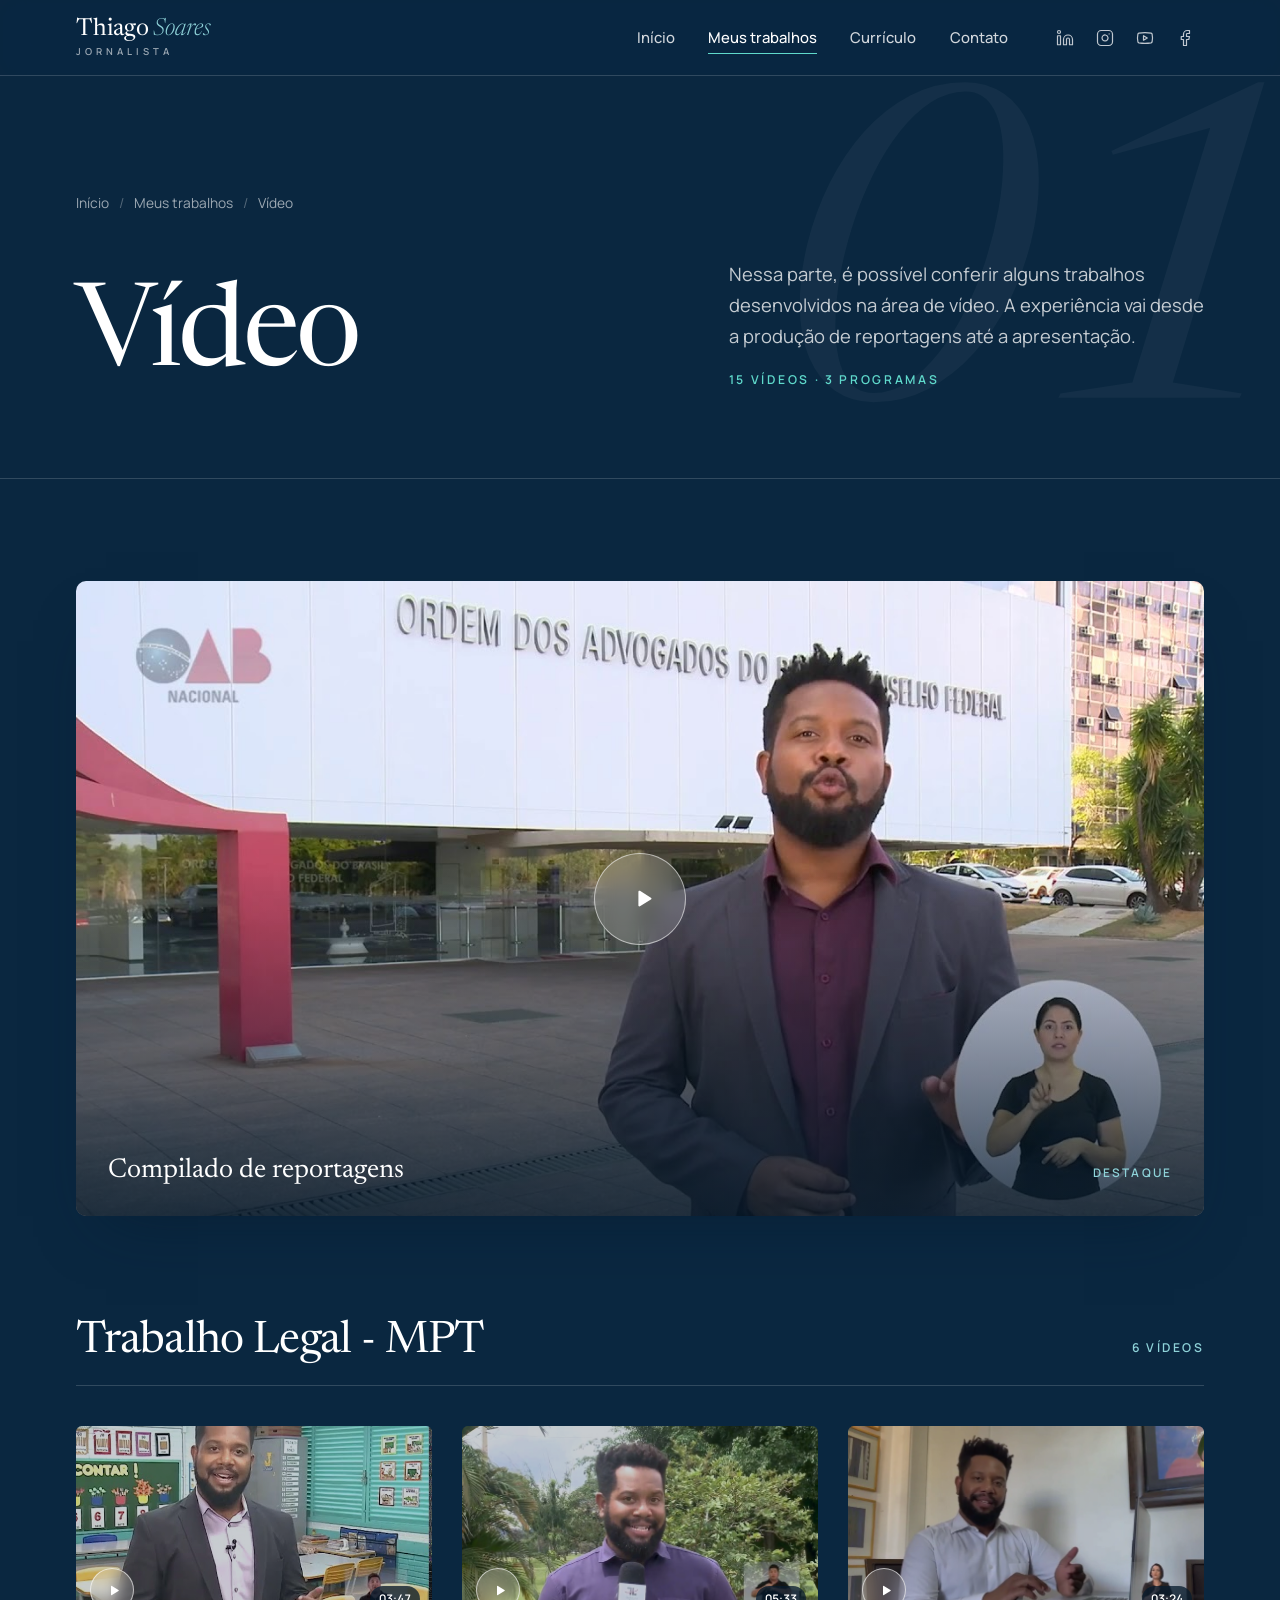
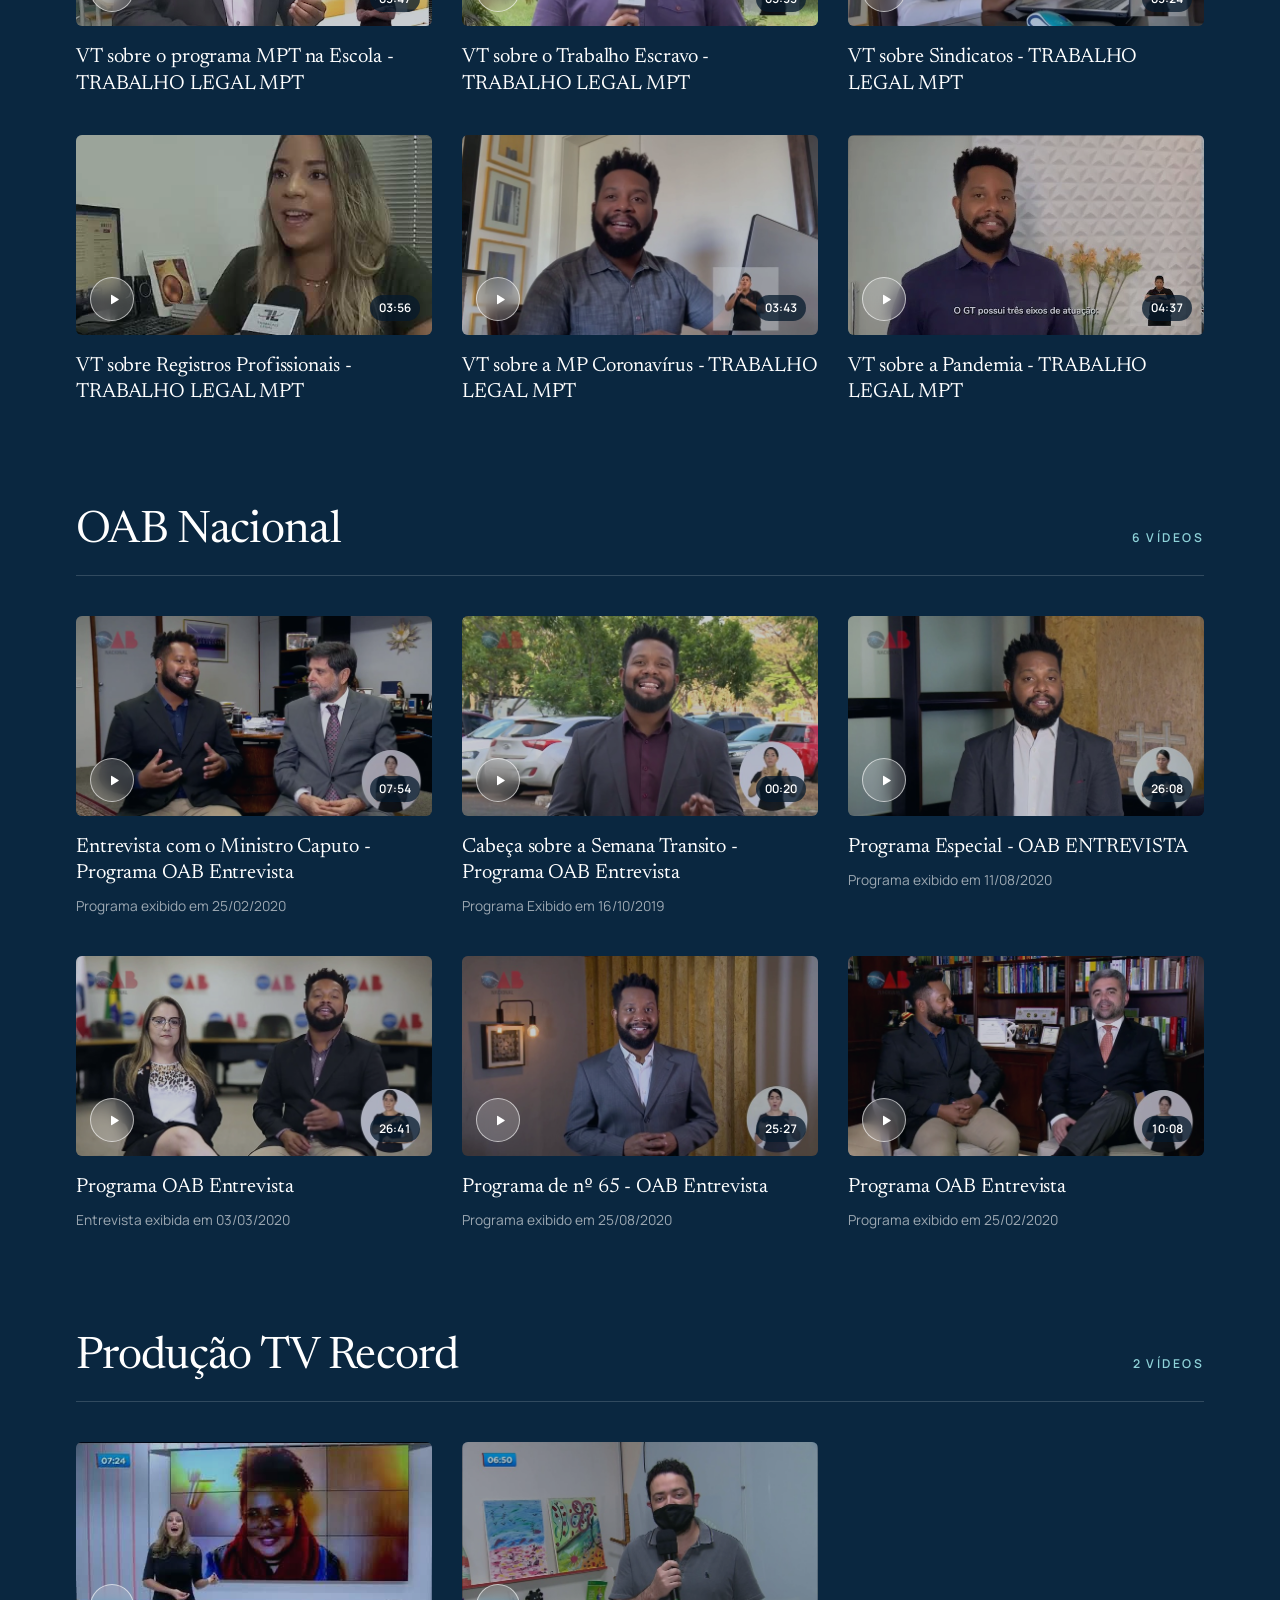
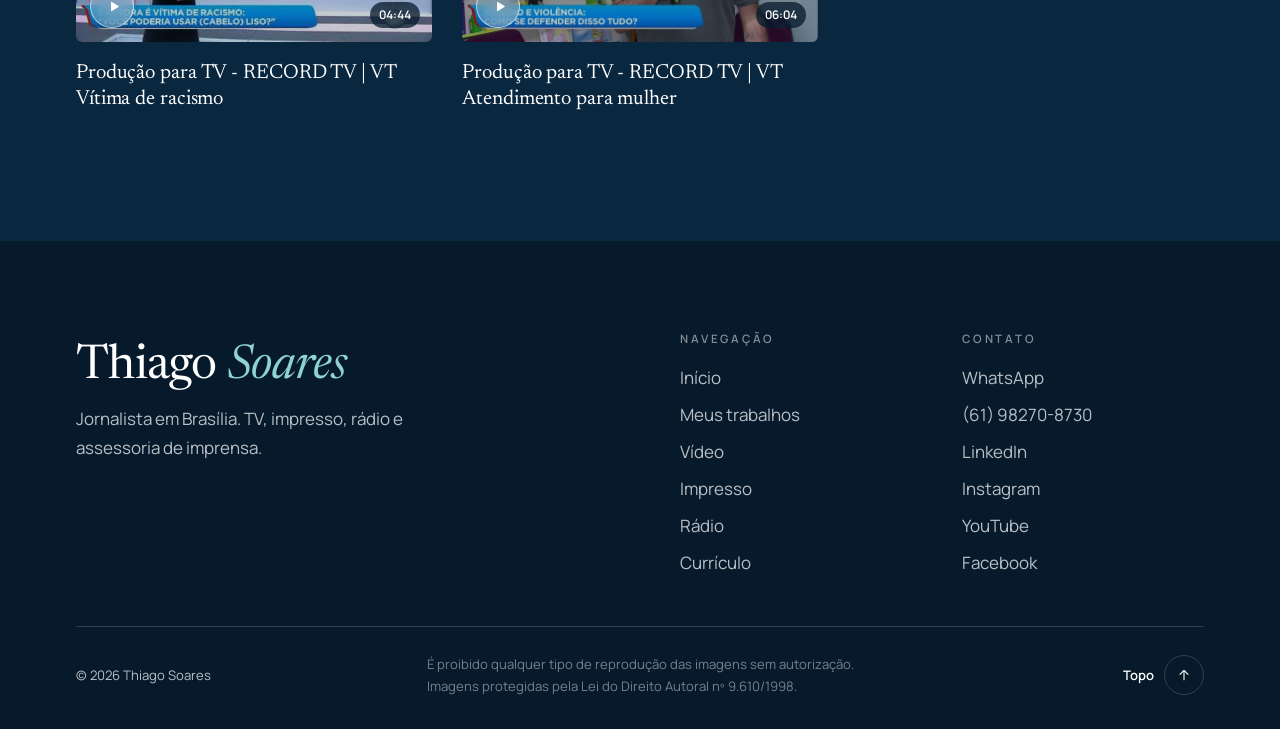
<file: video.html>
<!doctype html>
<html lang="pt-BR" class="sem-js">
<head>
<meta charset="utf-8">
<meta name="viewport" content="width=device-width, initial-scale=1, viewport-fit=cover">
<title>Vídeo | Thiago Soares, jornalista</title>
<meta name="description" content="Reportagens e programas apresentados por Thiago Soares: Trabalho Legal (MPT), OAB Nacional e produções para a RecordTV.">
<meta name="theme-color" content="#0a2740">
<meta property="og:type" content="website">
<meta property="og:locale" content="pt_BR">
<meta property="og:title" content="Vídeo | Thiago Soares, jornalista">
<meta property="og:description" content="Reportagens e programas apresentados por Thiago Soares: Trabalho Legal (MPT), OAB Nacional e produções para a RecordTV.">
<meta property="og:site_name" content="Thiago Soares · Jornalista">
<meta property="og:image" content="https://luisgustavodebiasi.github.io/thiago-soares/assets/img/og-thiago-soares.jpg">
<meta property="og:image:type" content="image/jpeg">
<meta property="og:image:width" content="1200">
<meta property="og:image:height" content="630">
<meta property="og:image:alt" content="Thiago Soares, jornalista em Brasília, de terno, ao lado do nome e das áreas Vídeo, Impresso e Rádio">
<meta name="twitter:image" content="https://luisgustavodebiasi.github.io/thiago-soares/assets/img/og-thiago-soares.jpg">
<meta property="og:url" content="https://luisgustavodebiasi.github.io/thiago-soares/video.html">
<link rel="canonical" href="https://luisgustavodebiasi.github.io/thiago-soares/video.html">
<meta name="twitter:card" content="summary_large_image">
<link rel="icon" href="favicon.svg" type="image/svg+xml">
<link rel="preconnect" href="https://fonts.googleapis.com">
<link rel="preconnect" href="https://fonts.gstatic.com" crossorigin>
<link rel="stylesheet" href="https://fonts.googleapis.com/css2?family=Manrope:wght@400;500;600;700&family=Newsreader:ital,opsz,wght@0,6..72,300..600;1,6..72,300..500&display=swap">
<link rel="stylesheet" href="assets/css/style.css">
</head>
<body class="">
<a class="pular" href="#conteudo">Pular para o conteúdo</a>
<header class="topo">
  <div class="container">
    <a class="logo" href="index.html" aria-label="Thiago Soares, página inicial"><strong>Thiago <em>Soares</em></strong><span>Jornalista</span></a>
    <button class="botao-menu" type="button" aria-controls="menu" aria-expanded="false" aria-label="Abrir menu"><svg class="tres" viewBox="0 0 24 24" fill="none" stroke="currentColor" stroke-width="1.6" stroke-linecap="round" stroke-linejoin="round" aria-hidden="true"><path d="M4 8h16M4 16h16"/></svg><svg class="x" viewBox="0 0 24 24" fill="none" stroke="currentColor" stroke-width="1.6" stroke-linecap="round" stroke-linejoin="round" aria-hidden="true"><path d="M18 6 6 18M6 6l12 12"/></svg></button>
    <nav id="menu" class="menu" aria-label="Principal">
      <ul><li><a href="index.html">Início</a></li><li class="sub ativo"><a href="trabalhos.html">Meus trabalhos</a><ul><li><a href="video.html" aria-current="page">Vídeo</a></li><li><a href="impresso.html">Impresso</a></li><li><a href="radio.html">Rádio</a></li></ul></li><li><a href="curriculo.html">Currículo</a></li><li><a href="index.html#contato">Contato</a></li></ul>
      <div class="redes"><a href="https://www.linkedin.com/in/thiago-soares-brasilia/" target="_blank" rel="noopener" aria-label="LinkedIn"><svg viewBox="0 0 24 24" fill="none" stroke="currentColor" stroke-width="1.6" stroke-linecap="round" stroke-linejoin="round" aria-hidden="true"><path d="M16 8a6 6 0 0 1 6 6v7h-4v-7a2 2 0 0 0-4 0v7h-4v-7a6 6 0 0 1 6-6z"/><rect x="2" y="9" width="4" height="12"/><circle cx="4" cy="4" r="2"/></svg></a><a href="https://www.instagram.com/tsoaresrocha/" target="_blank" rel="noopener" aria-label="Instagram"><svg viewBox="0 0 24 24" fill="none" stroke="currentColor" stroke-width="1.6" stroke-linecap="round" stroke-linejoin="round" aria-hidden="true"><rect x="2" y="2" width="20" height="20" rx="5"/><path d="M16 11.37A4 4 0 1 1 12.63 8 4 4 0 0 1 16 11.37z"/><path d="M17.5 6.5h.01"/></svg></a><a href="https://www.youtube.com/channel/UCLXPtACKpT0Ekjcs_2wq9fQ" target="_blank" rel="noopener" aria-label="YouTube"><svg viewBox="0 0 24 24" fill="none" stroke="currentColor" stroke-width="1.6" stroke-linecap="round" stroke-linejoin="round" aria-hidden="true"><path d="M2.5 17a24.1 24.1 0 0 1 0-10 2 2 0 0 1 1.4-1.4 49.6 49.6 0 0 1 16.2 0A2 2 0 0 1 21.5 7a24.1 24.1 0 0 1 0 10 2 2 0 0 1-1.4 1.4 49.6 49.6 0 0 1-16.2 0A2 2 0 0 1 2.5 17"/><path d="m10 15 5-3-5-3z"/></svg></a><a href="https://www.facebook.com/tsoaresrocha" target="_blank" rel="noopener" aria-label="Facebook"><svg viewBox="0 0 24 24" fill="none" stroke="currentColor" stroke-width="1.6" stroke-linecap="round" stroke-linejoin="round" aria-hidden="true"><path d="M18 2h-3a5 5 0 0 0-5 5v3H7v4h3v8h4v-8h3l1-4h-4V7a1 1 0 0 1 1-1h3z"/></svg></a></div>
    </nav>
  </div>
</header>
<main id="conteudo">
<section class="pagina-topo">
  <span class="numero-fundo" aria-hidden="true">01</span>
  <div class="container">
    <ol class="trilha"><li><a href="index.html">Início</a></li><li><a href="trabalhos.html">Meus trabalhos</a></li><li aria-current="page">Vídeo</li></ol>
    <div class="grade">
      <h1 class="revela">Vídeo</h1>
      <div class="revela"><p class="intro">Nessa parte, é possível conferir alguns trabalhos desenvolvidos na área de vídeo. A experiência vai desde a produção de reportagens até a apresentação.</p><span class="contagem">15 vídeos · 3 programas</span></div>
    </div>
  </div>
</section>
<section class="pagina-corpo escuro">
  <div class="container">
    <button class="tela-video revela" type="button" data-youtube="yQYTJbeJ2N0" data-titulo="Compilado de reportagens - Jornalista Thiago Soares">
      <img src="assets/img/videos/destaque-yQYTJbeJ2N0.jpg" alt="" loading="lazy">
      <span class="botao-play" aria-hidden="true"><svg viewBox="0 0 24 24" fill="currentColor" aria-hidden="true"><path d="M8 5.5v13a1 1 0 0 0 1.5.86l10.4-6.5a1 1 0 0 0 0-1.72L9.5 4.64A1 1 0 0 0 8 5.5Z"/></svg></span>
      <span class="legenda-tela"><strong>Compilado de reportagens</strong><span>Destaque</span></span>
      <span class="visualmente-oculto">Assistir: Compilado de reportagens - Jornalista Thiago Soares</span>
    </button>
    <section class="grupo"><div class="grupo-cabeca revela"><h2>Trabalho Legal - MPT</h2><span>6 vídeos</span></div><div class="cartoes" data-escalonar><button class="cartao-video revela" type="button" data-youtube="Pwjc3dVJGfY" data-titulo="VT sobre o programa MPT na Escola - TRABALHO LEGAL MPT"><span class="miniatura"><img src="assets/img/videos/Pwjc3dVJGfY.jpg" alt="" loading="lazy"><span class="play"><svg viewBox="0 0 24 24" fill="currentColor" aria-hidden="true"><path d="M8 5.5v13a1 1 0 0 0 1.5.86l10.4-6.5a1 1 0 0 0 0-1.72L9.5 4.64A1 1 0 0 0 8 5.5Z"/></svg></span><span class="duracao">03:47</span></span><h3>VT sobre o programa MPT na Escola - TRABALHO LEGAL MPT</h3></button><button class="cartao-video revela" type="button" data-youtube="qZyuVm9te0A" data-titulo="VT sobre o Trabalho Escravo - TRABALHO LEGAL MPT"><span class="miniatura"><img src="assets/img/videos/qZyuVm9te0A.jpg" alt="" loading="lazy"><span class="play"><svg viewBox="0 0 24 24" fill="currentColor" aria-hidden="true"><path d="M8 5.5v13a1 1 0 0 0 1.5.86l10.4-6.5a1 1 0 0 0 0-1.72L9.5 4.64A1 1 0 0 0 8 5.5Z"/></svg></span><span class="duracao">05:33</span></span><h3>VT sobre o Trabalho Escravo - TRABALHO LEGAL MPT</h3></button><button class="cartao-video revela" type="button" data-youtube="34nxdWxXbQg" data-titulo="VT sobre Sindicatos - TRABALHO LEGAL MPT"><span class="miniatura"><img src="assets/img/videos/34nxdWxXbQg.jpg" alt="" loading="lazy"><span class="play"><svg viewBox="0 0 24 24" fill="currentColor" aria-hidden="true"><path d="M8 5.5v13a1 1 0 0 0 1.5.86l10.4-6.5a1 1 0 0 0 0-1.72L9.5 4.64A1 1 0 0 0 8 5.5Z"/></svg></span><span class="duracao">03:24</span></span><h3>VT sobre Sindicatos - TRABALHO LEGAL MPT</h3></button><button class="cartao-video revela" type="button" data-youtube="ynaj4Flq4Pg" data-titulo="VT sobre Registros Profissionais - TRABALHO LEGAL MPT"><span class="miniatura"><img src="assets/img/videos/ynaj4Flq4Pg.jpg" alt="" loading="lazy"><span class="play"><svg viewBox="0 0 24 24" fill="currentColor" aria-hidden="true"><path d="M8 5.5v13a1 1 0 0 0 1.5.86l10.4-6.5a1 1 0 0 0 0-1.72L9.5 4.64A1 1 0 0 0 8 5.5Z"/></svg></span><span class="duracao">03:56</span></span><h3>VT sobre Registros Profissionais - TRABALHO LEGAL MPT</h3></button><button class="cartao-video revela" type="button" data-youtube="JPROB1XoIqs" data-titulo="VT sobre a MP Coronavírus - TRABALHO LEGAL MPT"><span class="miniatura"><img src="assets/img/videos/JPROB1XoIqs.jpg" alt="" loading="lazy"><span class="play"><svg viewBox="0 0 24 24" fill="currentColor" aria-hidden="true"><path d="M8 5.5v13a1 1 0 0 0 1.5.86l10.4-6.5a1 1 0 0 0 0-1.72L9.5 4.64A1 1 0 0 0 8 5.5Z"/></svg></span><span class="duracao">03:43</span></span><h3>VT sobre a MP Coronavírus - TRABALHO LEGAL MPT</h3></button><button class="cartao-video revela" type="button" data-youtube="avo2_8Qhh2Q" data-titulo="VT sobre a Pandemia - TRABALHO LEGAL MPT"><span class="miniatura"><img src="assets/img/videos/avo2_8Qhh2Q.jpg" alt="" loading="lazy"><span class="play"><svg viewBox="0 0 24 24" fill="currentColor" aria-hidden="true"><path d="M8 5.5v13a1 1 0 0 0 1.5.86l10.4-6.5a1 1 0 0 0 0-1.72L9.5 4.64A1 1 0 0 0 8 5.5Z"/></svg></span><span class="duracao">04:37</span></span><h3>VT sobre a Pandemia - TRABALHO LEGAL MPT</h3></button></div></section><section class="grupo"><div class="grupo-cabeca revela"><h2>OAB Nacional</h2><span>6 vídeos</span></div><div class="cartoes" data-escalonar><button class="cartao-video revela" type="button" data-youtube="BlZ7PFT1hOA" data-titulo="Entrevista com o Ministro Caputo - Programa OAB Entrevista"><span class="miniatura"><img src="assets/img/videos/BlZ7PFT1hOA.jpg" alt="" loading="lazy"><span class="play"><svg viewBox="0 0 24 24" fill="currentColor" aria-hidden="true"><path d="M8 5.5v13a1 1 0 0 0 1.5.86l10.4-6.5a1 1 0 0 0 0-1.72L9.5 4.64A1 1 0 0 0 8 5.5Z"/></svg></span><span class="duracao">07:54</span></span><h3>Entrevista com o Ministro Caputo - Programa OAB Entrevista</h3><p>Programa exibido em 25/02/2020</p></button><button class="cartao-video revela" type="button" data-youtube="hNYq7_TsxFg" data-titulo="Cabeça sobre a Semana Transito - Programa OAB Entrevista"><span class="miniatura"><img src="assets/img/videos/hNYq7_TsxFg.jpg" alt="" loading="lazy"><span class="play"><svg viewBox="0 0 24 24" fill="currentColor" aria-hidden="true"><path d="M8 5.5v13a1 1 0 0 0 1.5.86l10.4-6.5a1 1 0 0 0 0-1.72L9.5 4.64A1 1 0 0 0 8 5.5Z"/></svg></span><span class="duracao">00:20</span></span><h3>Cabeça sobre a Semana Transito - Programa OAB Entrevista</h3><p>Programa Exibido em 16/10/2019</p></button><button class="cartao-video revela" type="button" data-youtube="cEJMU0tIUoM" data-titulo="Programa Especial - OAB ENTREVISTA"><span class="miniatura"><img src="assets/img/videos/cEJMU0tIUoM.jpg" alt="" loading="lazy"><span class="play"><svg viewBox="0 0 24 24" fill="currentColor" aria-hidden="true"><path d="M8 5.5v13a1 1 0 0 0 1.5.86l10.4-6.5a1 1 0 0 0 0-1.72L9.5 4.64A1 1 0 0 0 8 5.5Z"/></svg></span><span class="duracao">26:08</span></span><h3>Programa Especial - OAB ENTREVISTA</h3><p>Programa exibido em 11/08/2020</p></button><button class="cartao-video revela" type="button" data-youtube="G0Y6uT1H3QU" data-titulo="Programa OAB Entrevista"><span class="miniatura"><img src="assets/img/videos/G0Y6uT1H3QU.jpg" alt="" loading="lazy"><span class="play"><svg viewBox="0 0 24 24" fill="currentColor" aria-hidden="true"><path d="M8 5.5v13a1 1 0 0 0 1.5.86l10.4-6.5a1 1 0 0 0 0-1.72L9.5 4.64A1 1 0 0 0 8 5.5Z"/></svg></span><span class="duracao">26:41</span></span><h3>Programa OAB Entrevista</h3><p>Entrevista exibida em 03/03/2020</p></button><button class="cartao-video revela" type="button" data-youtube="RoW8yDQF3CY" data-titulo="Programa de nº 65 -  OAB Entrevista"><span class="miniatura"><img src="assets/img/videos/RoW8yDQF3CY.jpg" alt="" loading="lazy"><span class="play"><svg viewBox="0 0 24 24" fill="currentColor" aria-hidden="true"><path d="M8 5.5v13a1 1 0 0 0 1.5.86l10.4-6.5a1 1 0 0 0 0-1.72L9.5 4.64A1 1 0 0 0 8 5.5Z"/></svg></span><span class="duracao">25:27</span></span><h3>Programa de nº 65 -  OAB Entrevista</h3><p>Programa exibido em 25/08/2020</p></button><button class="cartao-video revela" type="button" data-youtube="aFpXXdBN-zs" data-titulo="Programa OAB Entrevista"><span class="miniatura"><img src="assets/img/videos/aFpXXdBN-zs.jpg" alt="" loading="lazy"><span class="play"><svg viewBox="0 0 24 24" fill="currentColor" aria-hidden="true"><path d="M8 5.5v13a1 1 0 0 0 1.5.86l10.4-6.5a1 1 0 0 0 0-1.72L9.5 4.64A1 1 0 0 0 8 5.5Z"/></svg></span><span class="duracao">10:08</span></span><h3>Programa OAB Entrevista</h3><p>Programa exibido em 25/02/2020</p></button></div></section><section class="grupo"><div class="grupo-cabeca revela"><h2>Produção TV Record</h2><span>2 vídeos</span></div><div class="cartoes" data-escalonar><button class="cartao-video revela" type="button" data-youtube="ejNaCHqcdc8" data-titulo="Produção para TV - RECORD TV | VT Vítima de racismo"><span class="miniatura"><img src="assets/img/videos/ejNaCHqcdc8.jpg" alt="" loading="lazy"><span class="play"><svg viewBox="0 0 24 24" fill="currentColor" aria-hidden="true"><path d="M8 5.5v13a1 1 0 0 0 1.5.86l10.4-6.5a1 1 0 0 0 0-1.72L9.5 4.64A1 1 0 0 0 8 5.5Z"/></svg></span><span class="duracao">04:44</span></span><h3>Produção para TV - RECORD TV | VT Vítima de racismo</h3></button><button class="cartao-video revela" type="button" data-youtube="RZaD0LYdMt0" data-titulo="Produção para TV - RECORD TV | VT Atendimento para mulher"><span class="miniatura"><img src="assets/img/videos/RZaD0LYdMt0.jpg" alt="" loading="lazy"><span class="play"><svg viewBox="0 0 24 24" fill="currentColor" aria-hidden="true"><path d="M8 5.5v13a1 1 0 0 0 1.5.86l10.4-6.5a1 1 0 0 0 0-1.72L9.5 4.64A1 1 0 0 0 8 5.5Z"/></svg></span><span class="duracao">06:04</span></span><h3>Produção para TV - RECORD TV | VT Atendimento para mulher</h3></button></div></section>
  </div>
</section>
</main>
<footer class="rodape">
  <div class="container">
    <div class="rodape-topo">
      <div>
        <p class="rodape-nome">Thiago <em>Soares</em></p>
        <p>Jornalista em Brasília. TV, impresso, rádio e assessoria de imprensa.</p>
      </div>
      <div><h2>Navegação</h2><ul><li><a href="index.html">Início</a></li><li><a href="trabalhos.html">Meus trabalhos</a></li><li><a href="video.html">Vídeo</a></li><li><a href="impresso.html">Impresso</a></li><li><a href="radio.html">Rádio</a></li><li><a href="curriculo.html">Currículo</a></li></ul></div>
      <div><h2>Contato</h2><ul><li><a href="https://wa.me/5561982708730" target="_blank" rel="noopener">WhatsApp</a></li><li><a href="tel:+5561982708730">(61) 98270-8730</a></li><li><a href="https://www.linkedin.com/in/thiago-soares-brasilia/" target="_blank" rel="noopener">LinkedIn</a></li><li><a href="https://www.instagram.com/tsoaresrocha/" target="_blank" rel="noopener">Instagram</a></li><li><a href="https://www.youtube.com/channel/UCLXPtACKpT0Ekjcs_2wq9fQ" target="_blank" rel="noopener">YouTube</a></li><li><a href="https://www.facebook.com/tsoaresrocha" target="_blank" rel="noopener">Facebook</a></li></ul></div>
    </div>
    <div class="rodape-base">
      <p>© 2026 Thiago Soares</p>
      <p class="direitos">É proibido qualquer tipo de reprodução das imagens sem autorização. Imagens protegidas pela Lei do Direito Autoral nº 9.610/1998.</p>
      <a class="voltar-topo" href="#conteudo">Topo <span><svg viewBox="0 0 24 24" fill="none" stroke="currentColor" stroke-width="1.6" stroke-linecap="round" stroke-linejoin="round" aria-hidden="true"><path d="M12 19V5M6 11l6-6 6 6"/></svg></span></a>
    </div>
  </div>
</footer>
<script src="assets/js/main.js" defer></script>
</body>
</html>
</file>
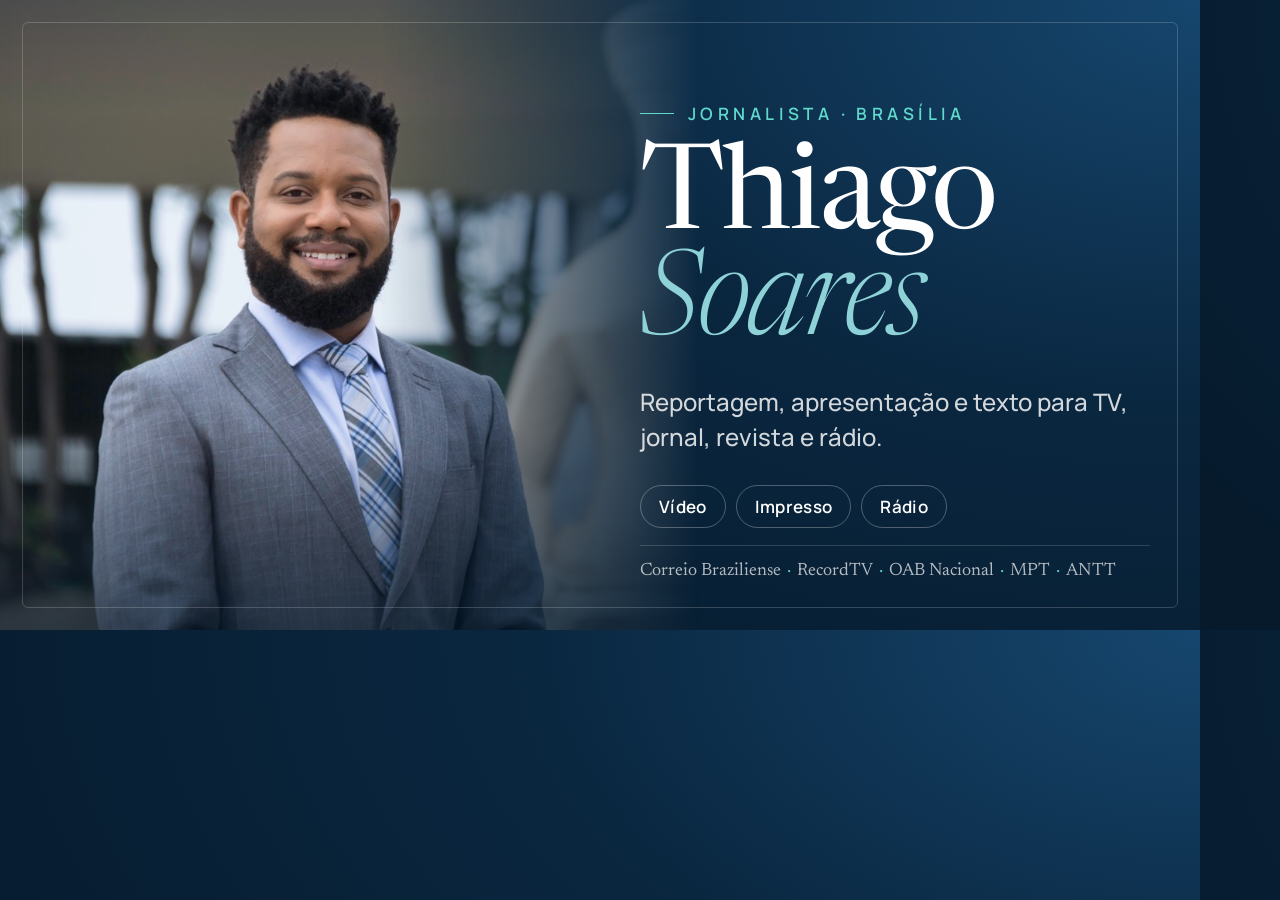
<file: _gerar/og/og.html>
<!doctype html>
<html lang="pt-BR">
<head>
<meta charset="utf-8">
<!-- Modelo da imagem de compartilhamento (1200x630). Gere com: zsh _gerar/og/gerar_og.sh -->
<link rel="stylesheet" href="https://fonts.googleapis.com/css2?family=Manrope:wght@500;600&family=Newsreader:ital,opsz,wght@0,6..72,400;1,6..72,300&display=block">
<style>
  :root { --marinho: #0a2740; --marinho-950: #061a2c; --agua: #8ed2d8; --destaque: #5fd9cb; }
  * { margin: 0; padding: 0; box-sizing: border-box; }
  html, body { width: 1200px; height: 630px; overflow: hidden; }
  body {
    position: relative; font-family: "Manrope", sans-serif; color: #fff;
    background: radial-gradient(120% 140% at 100% 0%, #16466e 0%, var(--marinho) 46%, var(--marinho-950) 100%);
  }
  .foto { position: absolute; left: 0; top: 0; width: 760px; height: 630px; overflow: hidden;
    -webkit-mask-image: linear-gradient(90deg, #000 0%, #000 50%, rgba(0,0,0,0.55) 68%, transparent 92%);
    mask-image: linear-gradient(90deg, #000 0%, #000 50%, rgba(0,0,0,0.55) 68%, transparent 92%); }
  .foto img { position: absolute; left: -6px; top: -50px; height: 900px; }
  .foto::after {
    content: ""; position: absolute; inset: 0;
    background:
      linear-gradient(0deg, rgba(6, 26, 44, 0.6) 0%, rgba(6, 26, 44, 0) 32%),
      linear-gradient(180deg, rgba(6, 26, 44, 0.35) 0%, rgba(6, 26, 44, 0) 18%);
  }
  .moldura { position: absolute; inset: 22px; border: 1px solid rgba(255, 255, 255, 0.18); border-radius: 6px; pointer-events: none; }
  .texto { position: absolute; left: 640px; top: 0; bottom: 0; width: 510px; display: flex; flex-direction: column; justify-content: center; }
  .rotulo { display: flex; align-items: center; gap: 14px; font-size: 17px; font-weight: 600; letter-spacing: 0.26em; text-transform: uppercase; color: var(--destaque); }
  .rotulo::before { content: ""; width: 34px; height: 1px; background: currentColor; }
  h1 { margin-top: 22px; font-family: "Newsreader", serif; font-weight: 400; font-size: 118px; line-height: 0.9; letter-spacing: -0.025em; font-variation-settings: "opsz" 72; }
  h1 em { font-style: italic; font-weight: 300; color: var(--agua); }
  .sub { margin-top: 26px; font-size: 24px; line-height: 1.45; font-weight: 500; color: rgba(255, 255, 255, 0.82); }
  .areas { display: flex; gap: 10px; margin-top: 30px; }
  .areas span { padding: 9px 18px; border: 1px solid rgba(255, 255, 255, 0.28); border-radius: 999px; font-size: 17px; font-weight: 600; letter-spacing: 0.02em; }
  .passagens { position: absolute; left: 640px; right: 50px; bottom: 50px; padding-top: 16px; border-top: 1px solid rgba(255, 255, 255, 0.16); font-family: "Newsreader", serif; font-size: 18px; color: rgba(255, 255, 255, 0.7); white-space: nowrap; }
  .passagens b { color: var(--destaque); font-weight: 400; margin: 0 6px; }
</style>
</head>
<body>
  <div class="foto"><img src="foto.jpg" alt=""></div>
  <div class="moldura"></div>
  <div class="texto">
    <span class="rotulo">Jornalista · Brasília</span>
    <h1>Thiago<br><em>Soares</em></h1>
    <p class="sub">Reportagem, apresentação e texto para TV, jornal, revista e rádio.</p>
    <div class="areas"><span>Vídeo</span><span>Impresso</span><span>Rádio</span></div>
  </div>
  <p class="passagens">Correio Braziliense<b>·</b>RecordTV<b>·</b>OAB Nacional<b>·</b>MPT<b>·</b>ANTT</p>
</body>
</html>
</file>
<file: assets/css/style.css>
/* ==========================================================================
   Thiago Soares · Jornalista
   Editorial: serifada de jornal nos títulos, azuis do site antigo,
   papel claro para leitura e marinho para imagem.
   ========================================================================== */

:root {
  --marinho-950: #061a2c;
  --marinho-900: #0a2740;
  --marinho-800: #0e3352;
  --azul-700: #326b9a;
  --azul-600: #336793;
  --azul-500: #4682b6;
  --azul-300: #72ace0;
  --agua-700: #2f8790;
  --agua-500: #44b9c2;
  --agua-300: #8ed2d8;
  --destaque: #5fd9cb;

  --papel: #f4f1eb;
  --papel-2: #ebe6dc;
  --tinta: #12263a;
  --tinta-suave: #4f6072;
  --filete: rgba(18, 38, 58, 0.14);
  --filete-claro: rgba(255, 255, 255, 0.16);
  --branco: #ffffff;

  --serif: "Newsreader", "Iowan Old Style", "Georgia", serif;
  --sans: "Manrope", "Avenir Next", "Segoe UI", system-ui, sans-serif;

  --largura: 1240px;
  --gutter: clamp(18px, 4.5vw, 56px);
  --topo: 76px;
  --raio: 10px;
  --raio-p: 6px;
  --sombra: 0 30px 60px -30px rgba(6, 26, 44, 0.55);
  --sombra-leve: 0 18px 40px -24px rgba(6, 26, 44, 0.35);
  --curva: cubic-bezier(0.2, 0.7, 0.2, 1);
  --t: 260ms var(--curva);
}

/* ---------- base ---------- */
*, *::before, *::after { box-sizing: border-box; }
html { -webkit-text-size-adjust: 100%; scroll-behavior: smooth; scroll-padding-top: calc(var(--topo) + 16px); }
body {
  margin: 0;
  font-family: var(--sans);
  font-size: 1.0625rem;
  line-height: 1.7;
  font-weight: 400;
  color: var(--tinta);
  background: var(--papel);
  -webkit-font-smoothing: antialiased;
  -moz-osx-font-smoothing: grayscale;
  overflow-x: hidden;
}
img, svg, video { display: block; max-width: 100%; }
img { height: auto; }
a { color: inherit; }
p { margin: 0 0 1.1em; }
h1, h2, h3, h4 { margin: 0; font-weight: 500; }
button { font: inherit; color: inherit; cursor: pointer; }
::selection { background: var(--agua-300); color: var(--marinho-900); }
:focus-visible { outline: 2px solid var(--destaque); outline-offset: 3px; border-radius: 2px; }

.pular { position: absolute; left: -999px; top: 8px; z-index: 400; padding: 10px 16px; background: var(--branco); color: var(--marinho-900); border-radius: var(--raio-p); }
.pular:focus { left: 8px; }
.container { width: 100%; max-width: var(--largura); margin: 0 auto; padding: 0 var(--gutter); }
.estreito { max-width: 900px; }
.visualmente-oculto { position: absolute !important; width: 1px; height: 1px; overflow: hidden; clip: rect(0 0 0 0); white-space: nowrap; }

.escuro { background: var(--marinho-900); color: var(--branco); }
.papel { background: var(--papel); color: var(--tinta); }

/* ---------- tipografia ---------- */
.rotulo {
  display: inline-flex; align-items: center; gap: 12px;
  font-family: var(--sans); font-weight: 600; font-size: 0.74rem;
  letter-spacing: 0.24em; text-transform: uppercase; color: var(--agua-700);
}
.rotulo::before { content: ""; width: 28px; height: 1px; background: currentColor; }
.escuro .rotulo, .pagina-topo .rotulo { color: var(--destaque); }
.titulo {
  font-family: var(--serif); font-weight: 400; letter-spacing: -0.015em;
  font-size: clamp(2.3rem, 5.6vw, 4.4rem); line-height: 1.02;
  font-variation-settings: "opsz" 72;
}
.titulo em { font-style: italic; color: var(--agua-700); }
.escuro .titulo em, .contato .titulo em { color: var(--agua-300); }
.lead { font-family: var(--serif); font-size: clamp(1.3rem, 2.3vw, 1.75rem); line-height: 1.45; font-weight: 400; letter-spacing: -0.005em; font-variation-settings: "opsz" 36; }
.cabeca-secao { display: grid; gap: 18px; margin-bottom: clamp(36px, 5vw, 64px); }
.cabeca-secao.lado { grid-template-columns: minmax(0, 1fr) minmax(0, 0.8fr); align-items: end; gap: 24px 64px; }
.cabeca-secao.lado p { margin: 0; color: var(--tinta-suave); max-width: 46ch; }
.escuro .cabeca-secao.lado p { color: rgba(255, 255, 255, 0.72); }
@media (max-width: 820px) { .cabeca-secao.lado { grid-template-columns: 1fr; } }

/* ---------- botões ---------- */
.botao {
  display: inline-flex; align-items: center; justify-content: center; gap: 12px;
  min-height: 52px; padding: 14px 28px; border-radius: 999px;
  border: 1px solid var(--marinho-900); background: var(--marinho-900); color: var(--branco);
  font-family: var(--sans); font-weight: 600; font-size: 0.95rem; letter-spacing: 0.01em; text-decoration: none;
  transition: background var(--t), color var(--t), border-color var(--t), transform var(--t);
}
.botao svg { width: 18px; height: 18px; flex: none; transition: transform var(--t); }
.botao:hover { background: var(--azul-700); border-color: var(--azul-700); }
.botao:hover svg { transform: translateX(3px); }
.botao.claro { background: var(--branco); border-color: var(--branco); color: var(--marinho-900); }
.botao.claro:hover { background: var(--destaque); border-color: var(--destaque); }
.link-seta { display: inline-flex; align-items: center; gap: 10px; font-weight: 600; text-decoration: none; border-bottom: 1px solid currentColor; padding-bottom: 4px; }
.link-seta svg { width: 16px; height: 16px; transition: transform var(--t); }
.link-seta:hover svg { transform: translateX(4px); }

/* ---------- cabeçalho ---------- */
.topo {
  position: fixed; inset: 0 0 auto 0; z-index: 100; height: var(--topo);
  color: var(--branco);
  background: rgba(10, 39, 64, 0.82);
  -webkit-backdrop-filter: saturate(140%) blur(14px); backdrop-filter: saturate(140%) blur(14px);
  border-bottom: 1px solid var(--filete-claro);
  transition: background var(--t), border-color var(--t);
}
.inicio .topo:not(.rolou) { background: transparent; border-color: transparent; -webkit-backdrop-filter: none; backdrop-filter: none; }
.topo.rolou { background: rgba(10, 39, 64, 0.92); }
.topo .container { height: 100%; display: flex; align-items: center; justify-content: space-between; gap: 24px; }
main { padding-top: var(--topo); background: var(--marinho-900); }
.inicio main { padding-top: 0; }

.logo { display: flex; flex-direction: column; gap: 6px; text-decoration: none; line-height: 1; }
.logo strong { font-family: var(--serif); font-weight: 400; font-size: 1.5rem; letter-spacing: -0.01em; line-height: 0.95; font-variation-settings: "opsz" 48; }
.logo strong em { font-style: italic; font-weight: 300; color: var(--agua-300); }
.logo span { font-size: 0.6rem; font-weight: 600; letter-spacing: 0.42em; text-transform: uppercase; color: rgba(255, 255, 255, 0.6); }

.menu { display: flex; align-items: center; gap: clamp(20px, 3vw, 44px); }
.menu > ul { list-style: none; margin: 0; padding: 0; display: flex; align-items: center; gap: clamp(18px, 2.6vw, 36px); }
.menu a { position: relative; text-decoration: none; font-size: 0.93rem; font-weight: 500; color: rgba(255, 255, 255, 0.82); transition: color var(--t); }
.menu a:hover, .menu a[aria-current="page"], .menu .ativo > a { color: var(--branco); }
.menu > ul > li > a::after { content: ""; position: absolute; left: 0; right: 0; bottom: -7px; height: 1px; background: var(--destaque); transform: scaleX(0); transform-origin: left; transition: transform var(--t); }
.menu > ul > li > a:hover::after, .menu > ul > li > a[aria-current="page"]::after, .menu .ativo > a::after { transform: scaleX(1); }
.sub { position: relative; }
.sub > ul {
  list-style: none; margin: 0; padding: 10px; position: absolute; top: calc(100% + 18px); left: -18px; min-width: 190px;
  background: var(--marinho-900); border: 1px solid var(--filete-claro); border-radius: var(--raio);
  box-shadow: var(--sombra); opacity: 0; visibility: hidden; transform: translateY(6px);
  transition: opacity var(--t), transform var(--t), visibility var(--t);
}
.sub > ul::before { content: ""; position: absolute; inset: -20px 0 auto; height: 20px; }
.sub:hover > ul, .sub:focus-within > ul { opacity: 1; visibility: visible; transform: none; }
.sub > ul a { display: block; padding: 9px 12px; border-radius: var(--raio-p); }
.sub > ul a:hover, .sub > ul a[aria-current="page"] { background: rgba(255, 255, 255, 0.08); }

.redes { display: flex; align-items: center; gap: 2px; }
.redes a { display: grid; place-items: center; width: 38px; height: 38px; border-radius: 50%; color: rgba(255, 255, 255, 0.75); transition: color var(--t), background var(--t); }
.redes a:hover { color: var(--branco); background: rgba(255, 255, 255, 0.1); }
.redes svg { width: 18px; height: 18px; }

.botao-menu { display: none; background: none; border: 0; padding: 8px; margin-right: -8px; color: var(--branco); }
.botao-menu svg { width: 28px; height: 28px; }
.botao-menu .x, .botao-menu[aria-expanded="true"] .tres { display: none; }
.botao-menu[aria-expanded="true"] .x { display: block; }

@media (max-width: 900px) {
  .botao-menu { display: block; }
  .menu {
    position: fixed; inset: var(--topo) 0 0 0; z-index: 99;
    flex-direction: column; align-items: stretch; justify-content: flex-start; gap: 0;
    padding: 18px var(--gutter) 48px; background: var(--marinho-900); overflow-y: auto;
    opacity: 0; visibility: hidden; transform: translateY(-10px);
    transition: opacity var(--t), transform var(--t), visibility var(--t);
  }
  .menu.aberto { opacity: 1; visibility: visible; transform: none; }
  body.menu-aberto .topo, .inicio.menu-aberto .topo:not(.rolou) { background: var(--marinho-900); border-color: var(--filete-claro); }
  .menu > ul { flex-direction: column; align-items: stretch; gap: 0; }
  .menu > ul > li { border-bottom: 1px solid var(--filete-claro); }
  .menu > ul > li > a { display: block; padding: 18px 0; font-family: var(--serif); font-size: 1.75rem; font-weight: 400; color: var(--branco); }
  .menu > ul > li > a::after { display: none; }
  .sub > ul { position: static; opacity: 1; visibility: visible; transform: none; box-shadow: none; border: 0; background: none; padding: 0 0 16px; min-width: 0; display: flex; gap: 8px; flex-wrap: wrap; }
  .sub > ul::before { display: none; }
  .sub > ul a { padding: 8px 16px; border: 1px solid var(--filete-claro); border-radius: 999px; font-size: 0.95rem; }
  .menu .redes { margin-top: 32px; justify-content: flex-start; gap: 10px; }
  .menu .redes a { width: 46px; height: 46px; border: 1px solid var(--filete-claro); }
  body.menu-aberto { overflow: hidden; }
}

/* ---------- capa (hero) ---------- */
.hero {
  position: relative; isolation: isolate; overflow: hidden;
  min-height: 100svh; min-height: max(640px, 100svh);
  display: flex; align-items: flex-end;
  color: var(--branco); background: var(--marinho-950);
}
.hero picture, .hero picture img { position: absolute; inset: 0; width: 100%; height: 100%; }
.hero picture img { object-fit: cover; object-position: 30% 22%; z-index: -2; animation: aproxima 16s var(--curva) both; }
.hero::after {
  content: ""; position: absolute; inset: 0; z-index: -1;
  background:
    linear-gradient(180deg, rgba(6, 26, 44, 0.6) 0%, rgba(6, 26, 44, 0) 26%),
    linear-gradient(90deg, rgba(6, 26, 44, 0) 30%, rgba(6, 26, 44, 0.55) 62%, rgba(6, 26, 44, 0.82) 100%),
    linear-gradient(0deg, rgba(6, 26, 44, 0.7) 0%, rgba(6, 26, 44, 0) 40%);
}
.hero .container { display: grid; grid-template-columns: minmax(0, 1fr) minmax(0, 1.05fr); padding-bottom: clamp(56px, 9vh, 104px); }
.hero-texto { grid-column: 2; }
.hero .rotulo { color: var(--agua-300); }
.hero h1 {
  margin: 22px 0 0; font-family: var(--serif); font-weight: 400; letter-spacing: -0.025em;
  font-size: clamp(3.4rem, 9vw, 8.4rem); line-height: 0.9; font-variation-settings: "opsz" 72;
}
.hero h1 em { font-style: italic; font-weight: 300; color: var(--agua-300); }
.hero-sub { max-width: 40ch; margin: 28px 0 34px; font-size: 1.08rem; color: rgba(255, 255, 255, 0.82); }
.hero-acoes { display: flex; flex-wrap: wrap; gap: 14px 22px; align-items: center; }
.hero-acoes .link-seta { color: var(--branco); }
.rolar { position: absolute; right: var(--gutter); bottom: 36px; display: flex; flex-direction: column; align-items: center; gap: 12px; font-size: 0.68rem; letter-spacing: 0.3em; text-transform: uppercase; text-decoration: none; color: rgba(255, 255, 255, 0.7); writing-mode: vertical-rl; }
.rolar::after { content: ""; width: 1px; height: 54px; background: linear-gradient(var(--destaque), transparent); animation: desce 2.2s ease-in-out infinite; }
@keyframes aproxima { from { transform: scale(1.07); } to { transform: scale(1); } }
@keyframes desce { 0% { transform: scaleY(0); transform-origin: top; } 50% { transform: scaleY(1); transform-origin: top; } 51% { transform-origin: bottom; } 100% { transform: scaleY(0); transform-origin: bottom; } }
@media (max-width: 900px) {
  .hero picture { bottom: auto; height: 64%; }
  .hero picture img { height: 100%; object-position: 46% 25%; }
  .hero::after { background: linear-gradient(180deg, rgba(6, 26, 44, 0.55) 0%, rgba(6, 26, 44, 0) 16%, rgba(6, 26, 44, 0) 40%, var(--marinho-950) 64%); }
  .hero h1 { font-size: clamp(2.5rem, 12.6vw, 4.6rem); white-space: nowrap; }
  .hero h1 .quebra { display: none; }
  .hero-sub { margin: 20px 0 28px; }
  .hero .container { grid-template-columns: 1fr; }
  .hero-texto { grid-column: 1; }
  .rolar { display: none; }
}

/* ---------- seções ---------- */
.secao { position: relative; padding: clamp(80px, 11vw, 150px) 0; }

/* sobre */
.sobre-grade { display: grid; grid-template-columns: minmax(0, 0.85fr) minmax(0, 1.15fr); gap: clamp(40px, 7vw, 110px); align-items: center; }
.retrato { position: relative; z-index: 0; margin: 0; }
.retrato img { width: 100%; aspect-ratio: 4 / 5; object-fit: cover; border-radius: var(--raio); box-shadow: var(--sombra); }
.retrato::before { content: ""; position: absolute; inset: 22px -22px -22px 22px; border: 1px solid var(--agua-500); border-radius: var(--raio); z-index: -1; }
.retrato figcaption { position: absolute; left: 22px; bottom: 22px; padding: 10px 16px; border-radius: 999px; background: rgba(244, 241, 235, 0.92); font-size: 0.82rem; font-weight: 600; color: var(--marinho-900); -webkit-backdrop-filter: blur(8px); backdrop-filter: blur(8px); }
.sobre-texto .titulo { margin: 18px 0 28px; }
.sobre-texto .lead { color: var(--tinta); margin-bottom: 34px; }
.fatos { display: grid; grid-template-columns: repeat(3, minmax(0, 1fr)); margin: 0 0 40px; border-top: 1px solid var(--filete); }
.fatos div { padding: 22px 18px 0 0; }
.fatos div + div { padding-left: 18px; border-left: 1px solid var(--filete); }
.fatos dt { font-family: var(--serif); font-size: clamp(1.7rem, 3vw, 2.4rem); line-height: 1; color: var(--azul-700); font-variation-settings: "opsz" 60; }
.fatos dd { margin: 10px 0 0; font-size: 0.88rem; color: var(--tinta-suave); line-height: 1.45; }
@media (max-width: 900px) {
  .sobre-grade { grid-template-columns: 1fr; }
  .retrato { max-width: 460px; margin-right: 22px; }
}
@media (max-width: 520px) {
  .fatos { grid-template-columns: 1fr; }
  .fatos div, .fatos div + div { padding: 18px 0; border-left: 0; border-bottom: 1px solid var(--filete); display: flex; align-items: baseline; gap: 18px; }
  .fatos dt { flex: none; min-width: 2.6em; }
  .fatos dd { margin: 0; }
}

/* passagens */
.passagens { border-block: 1px solid var(--filete); background: var(--papel-2); overflow: hidden; }
.passagens .container { display: flex; align-items: center; gap: 28px; padding-block: 26px; }
.passagens h2 { flex: none; font-family: var(--sans); font-size: 0.72rem; font-weight: 600; letter-spacing: 0.24em; text-transform: uppercase; color: var(--tinta-suave); }
.passagens ul { list-style: none; margin: 0; padding: 0; display: flex; flex-wrap: nowrap; gap: 0; min-width: 0; }
.passagens li { flex: none; white-space: nowrap; font-family: var(--serif); font-size: clamp(0.98rem, 1.22vw, 1.2rem); color: var(--marinho-900); }
.passagens li + li::before { content: "·"; margin: 0 clamp(10px, 1.1vw, 16px); color: var(--agua-500); }
@media (max-width: 1100px) {
  .passagens .container { flex-direction: column; align-items: flex-start; gap: 12px; }
}
@media (max-width: 900px) {
  .passagens ul { flex-wrap: wrap; gap: 4px 20px; }
  .passagens li + li::before { display: none; }
}

/* cartões de área (vídeo / impresso / rádio) */
.areas { display: grid; grid-template-columns: repeat(3, minmax(0, 1fr)); gap: clamp(16px, 2vw, 28px); }
.area {
  position: relative; isolation: isolate; overflow: hidden; display: flex; flex-direction: column; justify-content: flex-end;
  min-height: clamp(400px, 44vw, 560px); padding: clamp(24px, 2.6vw, 36px);
  border-radius: var(--raio); text-decoration: none; color: var(--branco); background: var(--marinho-800);
  box-shadow: var(--sombra-leve); transition: transform var(--t), box-shadow var(--t);
}
.area > img { position: absolute; inset: 0; width: 100%; height: 100%; object-fit: cover; z-index: -2; transition: transform 1200ms var(--curva); }
.area::before { content: ""; position: absolute; inset: 0; z-index: -1; background: linear-gradient(180deg, rgba(6, 26, 44, 0.05) 0%, rgba(6, 26, 44, 0.15) 35%, var(--veu, rgba(10, 39, 64, 0.92)) 92%); }
.area:hover { transform: translateY(-6px); box-shadow: var(--sombra); }
.area:hover > img { transform: scale(1.06); }
.area .num { position: absolute; top: clamp(22px, 2.4vw, 32px); left: clamp(24px, 2.6vw, 36px); font-family: var(--serif); font-style: italic; font-size: 1.1rem; color: rgba(255, 255, 255, 0.9); text-shadow: 0 1px 10px rgba(6, 26, 44, 0.5); }
.area h3 { font-family: var(--serif); font-weight: 400; font-size: clamp(2.2rem, 3.4vw, 2.9rem); line-height: 1; letter-spacing: -0.015em; }
.area p { margin: 12px 0 22px; font-size: 0.95rem; color: rgba(255, 255, 255, 0.82); max-width: 30ch; }
.area .ir { display: inline-flex; align-items: center; gap: 10px; font-size: 0.88rem; font-weight: 600; }
.area .ir span { display: grid; place-items: center; width: 40px; height: 40px; border-radius: 50%; border: 1px solid rgba(255, 255, 255, 0.5); transition: background var(--t), color var(--t), border-color var(--t); }
.area .ir svg { width: 16px; height: 16px; }
.area:hover .ir span { background: var(--branco); color: var(--marinho-900); border-color: var(--branco); }
.area.video { --veu: rgba(50, 107, 154, 0.97); }
.area.impresso { --veu: rgba(10, 39, 64, 0.98); }
.area.radio { --veu: rgba(47, 135, 144, 0.97); }
/* pilha de páginas no cartão do impresso */
.pilha { position: absolute; inset: 0; z-index: -2; background: radial-gradient(120% 80% at 50% 0%, var(--azul-600), var(--marinho-900) 70%); }
.pilha img { position: absolute; left: 50%; top: 9%; width: 44%; aspect-ratio: 3 / 4; object-fit: cover; object-position: top; border-radius: 3px; box-shadow: 0 24px 40px -18px rgba(0, 0, 0, 0.7); transition: transform 900ms var(--curva); }
.pilha img:nth-child(1) { transform: translateX(-88%) rotate(-9deg); }
.pilha img:nth-child(2) { transform: translateX(-12%) rotate(8deg); }
.pilha img:nth-child(3) { transform: translate(-50%, -3%); }
.area:hover .pilha img:nth-child(1) { transform: translateX(-96%) rotate(-12deg); }
.area:hover .pilha img:nth-child(2) { transform: translateX(-4%) rotate(11deg); }
.area:hover .pilha img:nth-child(3) { transform: translate(-50%, -7%); }
@media (max-width: 900px) {
  .areas { grid-template-columns: 1fr; }
  .area { min-height: 360px; }
  .pilha img { width: 30%; top: 8%; }
}

/* destaque em vídeo (início) */
.destaque-grade { display: grid; grid-template-columns: minmax(0, 0.8fr) minmax(0, 1.2fr); gap: clamp(36px, 6vw, 88px); align-items: center; }
.destaque-grade .titulo { margin: 18px 0 22px; }
.destaque-grade p { color: var(--tinta-suave); max-width: 42ch; }
.destaque-grade .link-seta { margin-top: 10px; color: var(--marinho-900); }
.destaque-secao { border-top: 1px solid var(--filete); }
@media (max-width: 900px) { .destaque-grade { grid-template-columns: 1fr; } }

.tela-video {
  position: relative; display: block; width: 100%; padding: 0; border: 0; overflow: hidden;
  aspect-ratio: 16 / 9; border-radius: var(--raio); background: var(--marinho-950); color: var(--branco);
  box-shadow: var(--sombra); text-align: left;
}
.tela-video img { position: absolute; inset: 0; width: 100%; height: 100%; object-fit: cover; transition: transform 1000ms var(--curva); }
.tela-video::after { content: ""; position: absolute; inset: 0; background: linear-gradient(0deg, rgba(6, 26, 44, 0.8), rgba(6, 26, 44, 0) 55%); }
.tela-video:hover img { transform: scale(1.04); }
.tela-video .botao-play {
  position: absolute; z-index: 1; left: 50%; top: 50%; transform: translate(-50%, -50%);
  display: grid; place-items: center; width: clamp(64px, 8vw, 92px); height: clamp(64px, 8vw, 92px); border-radius: 50%;
  background: rgba(255, 255, 255, 0.16); border: 1px solid rgba(255, 255, 255, 0.55);
  -webkit-backdrop-filter: blur(10px); backdrop-filter: blur(10px); transition: background var(--t), transform var(--t), color var(--t);
}
.tela-video:hover .botao-play { background: var(--destaque); border-color: var(--destaque); color: var(--marinho-900); transform: translate(-50%, -50%) scale(1.06); }
.tela-video .botao-play svg { width: 28%; height: 28%; margin-left: 6%; }
.tela-video .legenda-tela { position: absolute; z-index: 1; left: clamp(18px, 3vw, 32px); right: clamp(18px, 3vw, 32px); bottom: clamp(16px, 2.6vw, 28px); display: flex; flex-wrap: wrap; justify-content: space-between; align-items: baseline; gap: 6px 16px; }
.tela-video .legenda-tela strong { font-family: var(--serif); font-weight: 400; font-size: clamp(1.15rem, 2.2vw, 1.7rem); line-height: 1.2; }
.tela-video .legenda-tela span { flex: none; font-size: 0.74rem; font-weight: 600; letter-spacing: 0.18em; text-transform: uppercase; color: var(--agua-300); }

/* contato */
.contato { background: linear-gradient(160deg, var(--azul-700) 0%, var(--marinho-800) 70%); color: var(--branco); overflow: hidden; }
.contato::before { content: ""; position: absolute; right: -12vw; top: -20vw; width: 52vw; height: 52vw; border-radius: 50%; border: 1px solid var(--filete-claro); pointer-events: none; }
.contato .rotulo { color: var(--destaque); }
.contato-grade { position: relative; display: grid; grid-template-columns: minmax(0, 0.95fr) minmax(0, 1.05fr); gap: clamp(48px, 7vw, 110px); }
.contato .titulo { margin: 18px 0 24px; }
.contato .texto-contato { color: rgba(255, 255, 255, 0.78); max-width: 38ch; }
.contato .redes { gap: 10px; margin-top: 34px; }
.contato .redes a { width: 46px; height: 46px; border: 1px solid var(--filete-claro); }
.contato-grade { align-items: center; }
.contato-opcoes { display: grid; gap: 16px; }
.opcao {
  display: grid; grid-template-columns: auto minmax(0, 1fr) auto; align-items: center; gap: 20px;
  padding: clamp(22px, 3vw, 32px); border-radius: var(--raio); text-decoration: none;
  border: 1px solid var(--filete-claro); background: rgba(6, 26, 44, 0.28);
  -webkit-backdrop-filter: blur(10px); backdrop-filter: blur(10px);
  transition: transform var(--t), background var(--t), border-color var(--t), color var(--t);
}
.opcao:hover { transform: translateY(-3px); background: rgba(6, 26, 44, 0.45); border-color: rgba(255, 255, 255, 0.32); }
.opcao-icone { display: grid; place-items: center; width: 56px; height: 56px; border-radius: 50%; border: 1px solid var(--filete-claro); }
.opcao-icone svg { width: 24px; height: 24px; }
.opcao-texto small { display: block; font-size: 0.72rem; font-weight: 600; letter-spacing: 0.22em; text-transform: uppercase; color: rgba(255, 255, 255, 0.6); }
.opcao-texto strong { display: block; margin-top: 4px; font-family: var(--serif); font-weight: 400; font-size: clamp(1.45rem, 2.6vw, 2rem); line-height: 1.15; overflow-wrap: anywhere; }
.opcao-seta svg { width: 22px; height: 22px; transition: transform var(--t); }
.opcao:hover .opcao-seta svg { transform: translate(3px, -3px); }
.opcao.destaque { background: var(--branco); border-color: var(--branco); color: var(--marinho-900); }
.opcao.destaque:hover { background: var(--destaque); border-color: var(--destaque); }
.opcao.destaque .opcao-icone { border-color: var(--filete); background: var(--papel); }
.opcao.destaque .opcao-texto small { color: var(--agua-700); }
@media (max-width: 900px) { .contato-grade { grid-template-columns: 1fr; } }
@media (max-width: 420px) { .opcao { gap: 14px; } .opcao-icone { width: 46px; height: 46px; } }

/* ---------- rodapé ---------- */
.rodape { background: var(--marinho-950); color: rgba(255, 255, 255, 0.72); padding: clamp(56px, 7vw, 88px) 0 32px; }
.rodape-topo { display: grid; grid-template-columns: minmax(0, 1.4fr) repeat(2, minmax(0, 0.6fr)); gap: 40px; padding-bottom: 48px; border-bottom: 1px solid var(--filete-claro); }
.rodape-nome { font-family: var(--serif); font-size: clamp(2rem, 4vw, 3rem); line-height: 1; color: var(--branco); letter-spacing: -0.015em; }
.rodape-nome em { color: var(--agua-300); }
.rodape-topo p { margin: 14px 0 0; max-width: 36ch; }
.rodape h2 { font-family: var(--sans); font-size: 0.72rem; font-weight: 600; letter-spacing: 0.24em; text-transform: uppercase; color: rgba(255, 255, 255, 0.5); margin-bottom: 16px; }
.rodape ul { list-style: none; margin: 0; padding: 0; display: grid; gap: 8px; }
.rodape ul a { text-decoration: none; transition: color var(--t); }
.rodape ul a:hover { color: var(--branco); }
.rodape-base { display: flex; flex-wrap: wrap; justify-content: space-between; align-items: center; gap: 18px; padding-top: 26px; font-size: 0.82rem; }
.rodape-base p { margin: 0; }
.rodape-base .direitos { color: rgba(255, 255, 255, 0.45); max-width: 60ch; }
.voltar-topo { display: inline-flex; align-items: center; gap: 10px; text-decoration: none; color: var(--branco); font-weight: 600; }
.voltar-topo span { display: grid; place-items: center; width: 40px; height: 40px; border-radius: 50%; border: 1px solid var(--filete-claro); transition: background var(--t), color var(--t), border-color var(--t); }
.voltar-topo:hover span { background: var(--destaque); color: var(--marinho-900); border-color: var(--destaque); }
.voltar-topo svg { width: 16px; height: 16px; }
@media (max-width: 760px) { .rodape-topo { grid-template-columns: 1fr 1fr; } .rodape-topo > div:first-child { grid-column: 1 / -1; } }

/* ---------- páginas internas ---------- */
.pagina-topo { position: relative; overflow: hidden; padding: clamp(56px, 9vw, 120px) 0 clamp(48px, 7vw, 88px); background: var(--marinho-900); color: var(--branco); }
.pagina-topo::after { content: ""; position: absolute; left: 0; right: 0; bottom: 0; height: 1px; background: var(--filete-claro); }
.trilha { display: flex; flex-wrap: wrap; gap: 10px; margin: 0 0 clamp(28px, 4vw, 44px); padding: 0; list-style: none; font-size: 0.86rem; color: rgba(255, 255, 255, 0.6); }
.trilha li + li::before { content: "/"; margin-right: 10px; color: rgba(255, 255, 255, 0.3); }
.trilha a { text-decoration: none; }
.trilha a:hover { color: var(--branco); }
.pagina-topo .grade { position: relative; display: grid; grid-template-columns: minmax(0, 1.1fr) minmax(0, 0.9fr); gap: 28px 72px; align-items: end; }
.pagina-topo h1 { font-family: var(--serif); font-weight: 400; font-size: clamp(3.2rem, 9vw, 7.4rem); line-height: 0.92; letter-spacing: -0.03em; font-variation-settings: "opsz" 72; }
.pagina-topo h1 em { font-style: italic; font-weight: 300; color: var(--agua-300); }
.pagina-topo .intro { margin: 0; font-size: clamp(1.02rem, 1.5vw, 1.15rem); color: rgba(255, 255, 255, 0.76); max-width: 46ch; }
.pagina-topo .contagem { display: block; margin-top: 18px; font-size: 0.76rem; font-weight: 600; letter-spacing: 0.22em; text-transform: uppercase; color: var(--destaque); }
.pagina-topo .numero-fundo { position: absolute; right: -0.04em; top: 50%; transform: translateY(-46%); font-family: var(--serif); font-style: italic; font-size: clamp(12rem, 34vw, 30rem); line-height: 1; color: rgba(255, 255, 255, 0.04); pointer-events: none; user-select: none; }
@media (max-width: 820px) { .pagina-topo .grade { grid-template-columns: 1fr; } }
.pagina-corpo { padding: clamp(56px, 8vw, 110px) 0 clamp(80px, 10vw, 140px); }

/* galeria */
.galeria { columns: 3 280px; column-gap: 14px; }
.galeria a { position: relative; display: block; margin: 0 0 14px; break-inside: avoid; overflow: hidden; border-radius: var(--raio-p); background: var(--marinho-800); }
.galeria img { width: 100%; transition: transform 900ms var(--curva); }
.galeria a::after { content: ""; position: absolute; inset: 0; background: linear-gradient(0deg, rgba(6, 26, 44, 0.45), transparent 45%); opacity: 0; transition: opacity var(--t); }
.galeria a:hover img { transform: scale(1.05); }
.galeria a:hover::after { opacity: 1; }
.galeria-areas { margin-top: clamp(72px, 9vw, 120px); }
@media (max-width: 600px) { .galeria { columns: 2; column-gap: 8px; } .galeria a { margin-bottom: 8px; } }

/* janela (foto ampliada e vídeo) */
.janela { position: fixed; inset: 0; z-index: 300; display: grid; place-items: center; padding: clamp(14px, 4vw, 56px); background: rgba(4, 16, 28, 0.94); -webkit-backdrop-filter: blur(6px); backdrop-filter: blur(6px); opacity: 0; visibility: hidden; transition: opacity var(--t), visibility var(--t); }
.janela.aberta { opacity: 1; visibility: visible; }
.janela-conteudo { width: min(1180px, 100%); color: var(--branco); }
.janela img { max-height: 82svh; width: auto; margin: 0 auto; border-radius: var(--raio-p); box-shadow: var(--sombra); }
.janela .tela { position: relative; aspect-ratio: 16 / 9; background: #000; border-radius: var(--raio-p); overflow: hidden; box-shadow: var(--sombra); }
.janela iframe { position: absolute; inset: 0; width: 100%; height: 100%; border: 0; }
.janela .legenda { margin: 16px 0 0; text-align: center; font-family: var(--serif); font-size: 1.1rem; }
.janela-fechar, .janela-nav { position: absolute; display: grid; place-items: center; width: 50px; height: 50px; border-radius: 50%; border: 1px solid var(--filete-claro); background: rgba(255, 255, 255, 0.06); color: var(--branco); transition: background var(--t); }
.janela-fechar:hover, .janela-nav:hover { background: rgba(255, 255, 255, 0.18); }
.janela-fechar { top: 16px; right: 16px; }
.janela-nav[hidden] { display: none; }
.janela-nav.ant { left: 16px; top: 50%; transform: translateY(-50%); }
.janela-nav.prox { right: 16px; top: 50%; transform: translateY(-50%); }
.janela svg { width: 22px; height: 22px; }
@media (max-width: 700px) {
  .janela-nav.ant, .janela-nav.prox { top: auto; bottom: 20px; transform: none; }
  .janela-nav.ant { left: calc(50% - 62px); }
  .janela-nav.prox { right: calc(50% - 62px); }
}

/* vídeo */
.grupo { padding-top: clamp(64px, 8vw, 104px); }
.grupo-cabeca { display: flex; flex-wrap: wrap; justify-content: space-between; align-items: baseline; gap: 8px 24px; padding-bottom: 20px; margin-bottom: clamp(26px, 3.4vw, 40px); border-bottom: 1px solid var(--filete-claro); }
.grupo h2 { font-family: var(--serif); font-weight: 400; font-size: clamp(1.8rem, 3.6vw, 2.8rem); letter-spacing: -0.015em; line-height: 1.05; }
.grupo-cabeca span { font-size: 0.76rem; font-weight: 600; letter-spacing: 0.2em; text-transform: uppercase; color: var(--agua-300); }
.cartoes { display: grid; grid-template-columns: repeat(auto-fill, minmax(min(100%, 300px), 1fr)); gap: clamp(28px, 3vw, 40px) clamp(20px, 2.4vw, 32px); }
.cartao-video { display: flex; flex-direction: column; padding: 0; border: 0; background: none; color: inherit; text-align: left; }
.cartao-video .miniatura { position: relative; overflow: hidden; aspect-ratio: 16 / 9; border-radius: var(--raio-p); background: var(--marinho-800); }
.cartao-video img { width: 100%; height: 100%; object-fit: cover; transition: transform 900ms var(--curva); }
.cartao-video .miniatura::after { content: ""; position: absolute; inset: 0; background: rgba(6, 26, 44, 0.22); transition: background var(--t); }
.cartao-video:hover img { transform: scale(1.06); }
.cartao-video:hover .miniatura::after { background: rgba(6, 26, 44, 0.04); }
.cartao-video .play { position: absolute; z-index: 1; left: 14px; bottom: 14px; display: grid; place-items: center; width: 44px; height: 44px; border-radius: 50%; background: rgba(255, 255, 255, 0.18); border: 1px solid rgba(255, 255, 255, 0.6); -webkit-backdrop-filter: blur(8px); backdrop-filter: blur(8px); transition: background var(--t), color var(--t), border-color var(--t); }
.cartao-video:hover .play { background: var(--destaque); border-color: var(--destaque); color: var(--marinho-900); }
.cartao-video .play svg { width: 15px; height: 15px; margin-left: 2px; }
.cartao-video .duracao { position: absolute; z-index: 1; right: 12px; bottom: 14px; padding: 3px 9px; border-radius: 999px; font-size: 0.74rem; font-weight: 600; background: rgba(6, 26, 44, 0.75); font-variant-numeric: tabular-nums; }
.cartao-video h3 { margin-top: 18px; font-family: var(--serif); font-weight: 400; font-size: 1.28rem; line-height: 1.28; letter-spacing: -0.005em; }
.cartao-video p { margin: 8px 0 0; font-size: 0.86rem; color: rgba(255, 255, 255, 0.6); }

/* impresso */
.filtros { display: inline-flex; flex-wrap: wrap; gap: 4px; padding: 5px; margin: 0 0 clamp(40px, 5vw, 64px); border-radius: 28px; background: var(--papel-2); border: 1px solid var(--filete); }
.filtros button { min-height: 42px; padding: 8px 20px; border: 0; border-radius: 999px; background: transparent; font-size: 0.9rem; font-weight: 600; color: var(--tinta-suave); transition: background var(--t), color var(--t); }
.filtros button:hover { color: var(--marinho-900); }
.filtros button[aria-pressed="true"] { background: var(--marinho-900); color: var(--branco); }
.materias { display: grid; grid-template-columns: repeat(auto-fill, minmax(min(100%, 260px), 1fr)); gap: clamp(44px, 5vw, 64px) clamp(24px, 3vw, 40px); }
.materia { display: flex; flex-direction: column; text-decoration: none; }
.materia[hidden] { display: none; }
.materia .folha { position: relative; overflow: hidden; aspect-ratio: 3 / 4; border-radius: 4px; background: var(--branco); box-shadow: 0 1px 0 var(--filete), var(--sombra-leve); transition: transform var(--t), box-shadow var(--t); }
.materia .folha img { width: 100%; height: 100%; object-fit: cover; object-position: top center; transition: transform 1200ms var(--curva); }
.materia:hover .folha { transform: translateY(-6px) rotate(-0.6deg); box-shadow: 0 1px 0 var(--filete), var(--sombra); }
.materia:hover .folha img { transform: scale(1.05); }
.materia .ler { position: absolute; left: 12px; right: 12px; bottom: 12px; display: flex; align-items: center; justify-content: center; gap: 8px; padding: 11px; border-radius: 999px; background: rgba(10, 39, 64, 0.92); color: var(--branco); font-size: 0.86rem; font-weight: 600; opacity: 0; transform: translateY(10px); transition: opacity var(--t), transform var(--t); }
.materia:hover .ler, .materia:focus-visible .ler { opacity: 1; transform: none; }
.materia .ler svg { width: 16px; height: 16px; }
.materia .veiculo { margin-top: 22px; font-size: 0.72rem; font-weight: 600; letter-spacing: 0.2em; text-transform: uppercase; color: var(--agua-700); }
.materia h3 { margin-top: 8px; font-family: var(--serif); font-weight: 400; font-size: 1.42rem; line-height: 1.2; letter-spacing: -0.01em; color: var(--marinho-900); }
.materia .meta { margin-top: 10px; font-size: 0.86rem; color: var(--tinta-suave); }
@media (hover: none) { .materia .ler { opacity: 1; transform: none; } }

/* rádio */
.player { display: grid; grid-template-columns: minmax(0, 0.95fr) minmax(0, 1.05fr); overflow: hidden; border-radius: var(--raio); background: var(--marinho-800); color: var(--branco); border: 1px solid var(--filete-claro); box-shadow: var(--sombra); }
.player-capa { position: relative; margin: 0; min-height: 100%; }
.player-capa img { width: 100%; height: 100%; object-fit: cover; aspect-ratio: 4 / 5; }
.player-capa::after { content: ""; position: absolute; inset: 0; background: linear-gradient(90deg, transparent 60%, rgba(14, 51, 82, 0.9)); }
.player-corpo { display: flex; flex-direction: column; padding: clamp(26px, 4vw, 52px); }
.player-corpo h2 { margin-top: 16px; font-family: var(--serif); font-weight: 400; font-size: clamp(2rem, 3.6vw, 2.8rem); line-height: 1.05; letter-spacing: -0.015em; }
.player-corpo > p { margin: 14px 0 0; color: rgba(255, 255, 255, 0.7); font-size: 0.98rem; }
.tocando { margin-top: 34px; padding: 22px; border-radius: var(--raio); background: rgba(6, 26, 44, 0.38); border: 1px solid var(--filete-claro); }
.tocando-linha { display: flex; align-items: flex-start; gap: 16px; }
.tocando-titulo { font-family: var(--serif); font-size: 1.35rem; line-height: 1.2; }
.tocando-autor { margin-top: 2px; font-size: 0.84rem; color: rgba(255, 255, 255, 0.6); }
.ondas { display: flex; align-items: flex-end; gap: 3px; height: 18px; margin-left: auto; flex: none; }
.ondas i { width: 3px; height: 30%; border-radius: 2px; background: var(--destaque); opacity: 0.45; }
.player.ativo .ondas i { opacity: 1; animation: onda 1s ease-in-out infinite; }
.player.ativo .ondas i:nth-child(2) { animation-delay: -0.2s; }
.player.ativo .ondas i:nth-child(3) { animation-delay: -0.45s; }
.player.ativo .ondas i:nth-child(4) { animation-delay: -0.7s; }
@keyframes onda { 0%, 100% { height: 25%; } 50% { height: 100%; } }
.barra { display: grid; grid-template-columns: auto 1fr auto; align-items: center; gap: 12px; margin-top: 18px; font-size: 0.78rem; color: rgba(255, 255, 255, 0.62); font-variant-numeric: tabular-nums; }
.barra input[type="range"] { width: 100%; height: 24px; margin: 0; accent-color: var(--destaque); }
.controles { display: flex; align-items: center; justify-content: center; gap: 18px; margin-top: 12px; }
.controles button { display: grid; place-items: center; width: 46px; height: 46px; border-radius: 50%; border: 1px solid var(--filete-claro); background: transparent; color: var(--branco); transition: background var(--t), color var(--t), border-color var(--t); }
.controles button:hover { background: rgba(255, 255, 255, 0.1); }
.controles .principal { width: 64px; height: 64px; background: var(--branco); color: var(--marinho-900); border-color: var(--branco); }
.controles .principal:hover { background: var(--destaque); border-color: var(--destaque); }
.controles svg { width: 18px; height: 18px; }
.controles .principal svg { width: 24px; height: 24px; }
.faixas-audio { list-style: none; margin: 22px 0 0; padding: 0; }
.faixas-audio li + li { border-top: 1px solid var(--filete-claro); }
.faixas-audio button { width: 100%; display: grid; grid-template-columns: 34px 1fr auto; align-items: center; gap: 12px; padding: 16px 6px; border: 0; background: none; text-align: left; color: rgba(255, 255, 255, 0.86); font-size: 0.98rem; transition: color var(--t), padding var(--t); }
.faixas-audio button:hover { color: var(--branco); padding-left: 12px; }
.faixas-audio .num { font-family: var(--serif); font-style: italic; color: rgba(255, 255, 255, 0.5); }
.faixas-audio .dur { font-size: 0.84rem; color: rgba(255, 255, 255, 0.55); font-variant-numeric: tabular-nums; }
.faixas-audio .atual button { color: var(--agua-300); font-weight: 600; }
.faixas-audio .atual .num { color: var(--destaque); }
@media (max-width: 860px) {
  .player { grid-template-columns: 1fr; }
  .player-capa img { aspect-ratio: 16 / 11; object-position: 50% 30%; }
  .player-capa::after { background: linear-gradient(180deg, transparent 55%, rgba(14, 51, 82, 0.95)); }
}

/* currículo */
.cv-abertura { display: grid; grid-template-columns: minmax(0, 0.38fr) minmax(0, 1fr); gap: clamp(28px, 6vw, 88px); align-items: start; }
.cv-abertura aside img { width: 100%; aspect-ratio: 4 / 5; object-fit: cover; border-radius: var(--raio); box-shadow: var(--sombra-leve); }
.cv-abertura aside { position: sticky; top: calc(var(--topo) + 24px); }
.cv-abertura .lead { margin-bottom: 1.2em; color: var(--marinho-900); }
.cv-abertura p { color: var(--tinta-suave); }
.cv-titulo { margin: clamp(80px, 10vw, 130px) 0 clamp(32px, 4vw, 56px); }
.cv-titulo .titulo { margin-top: 16px; }
.linha-tempo { list-style: none; margin: 0; padding: 0; border-top: 1px solid var(--filete); }
.linha-tempo li { display: grid; grid-template-columns: minmax(0, 0.32fr) minmax(0, 1fr); gap: 16px clamp(28px, 5vw, 72px); padding: clamp(28px, 3.4vw, 40px) 0; border-bottom: 1px solid var(--filete); }
.linha-tempo .anos { font-family: var(--serif); font-size: clamp(1.5rem, 2.6vw, 2.1rem); line-height: 1.1; color: var(--azul-700); font-variation-settings: "opsz" 48; }
.linha-tempo .anos small { display: block; margin-top: 8px; font-family: var(--sans); font-size: 0.82rem; color: var(--tinta-suave); }
.linha-tempo .cargo { font-size: 0.74rem; font-weight: 600; letter-spacing: 0.2em; text-transform: uppercase; color: var(--agua-700); }
.linha-tempo h3 { margin: 8px 0 10px; font-family: var(--serif); font-weight: 400; font-size: clamp(1.4rem, 2.2vw, 1.75rem); line-height: 1.2; color: var(--marinho-900); }
.linha-tempo p { margin: 0; color: var(--tinta-suave); max-width: 62ch; }
.linha-tempo li:first-child .anos { color: var(--agua-700); }
@media (max-width: 760px) {
  .cv-abertura { grid-template-columns: 1fr; }
  .cv-abertura aside { position: static; max-width: 300px; }
  .linha-tempo li { grid-template-columns: 1fr; gap: 10px; }
}

/* 404 */
.erro { min-height: 70svh; display: grid; align-items: center; }
.erro p { margin: 24px 0 32px; color: rgba(255, 255, 255, 0.75); }

/* ---------- aparecer ao rolar ---------- */
.revela { opacity: 0; transform: translateY(26px); transition: opacity 900ms var(--curva), transform 900ms var(--curva); transition-delay: var(--atraso, 0ms); }
.revela.visivel { opacity: 1; transform: none; }
.sem-js .revela { opacity: 1; transform: none; }

@media (prefers-reduced-motion: reduce) {
  *, *::before, *::after { animation-duration: 0.01ms !important; animation-iteration-count: 1 !important; transition-duration: 0.01ms !important; scroll-behavior: auto !important; }
  .revela { opacity: 1; transform: none; }
}

/* ---------- impressão do currículo ---------- */
@media print {
  .topo, .rodape, .contato, .trilha, .pular, .cv-abertura aside { display: none !important; }
  main { padding: 0; }
  body, .pagina-topo { background: #fff !important; color: #000 !important; }
  .pagina-topo .numero-fundo { display: none; }
  .cv-abertura { grid-template-columns: 1fr; }
  .revela { opacity: 1 !important; transform: none !important; }
}
</file>
